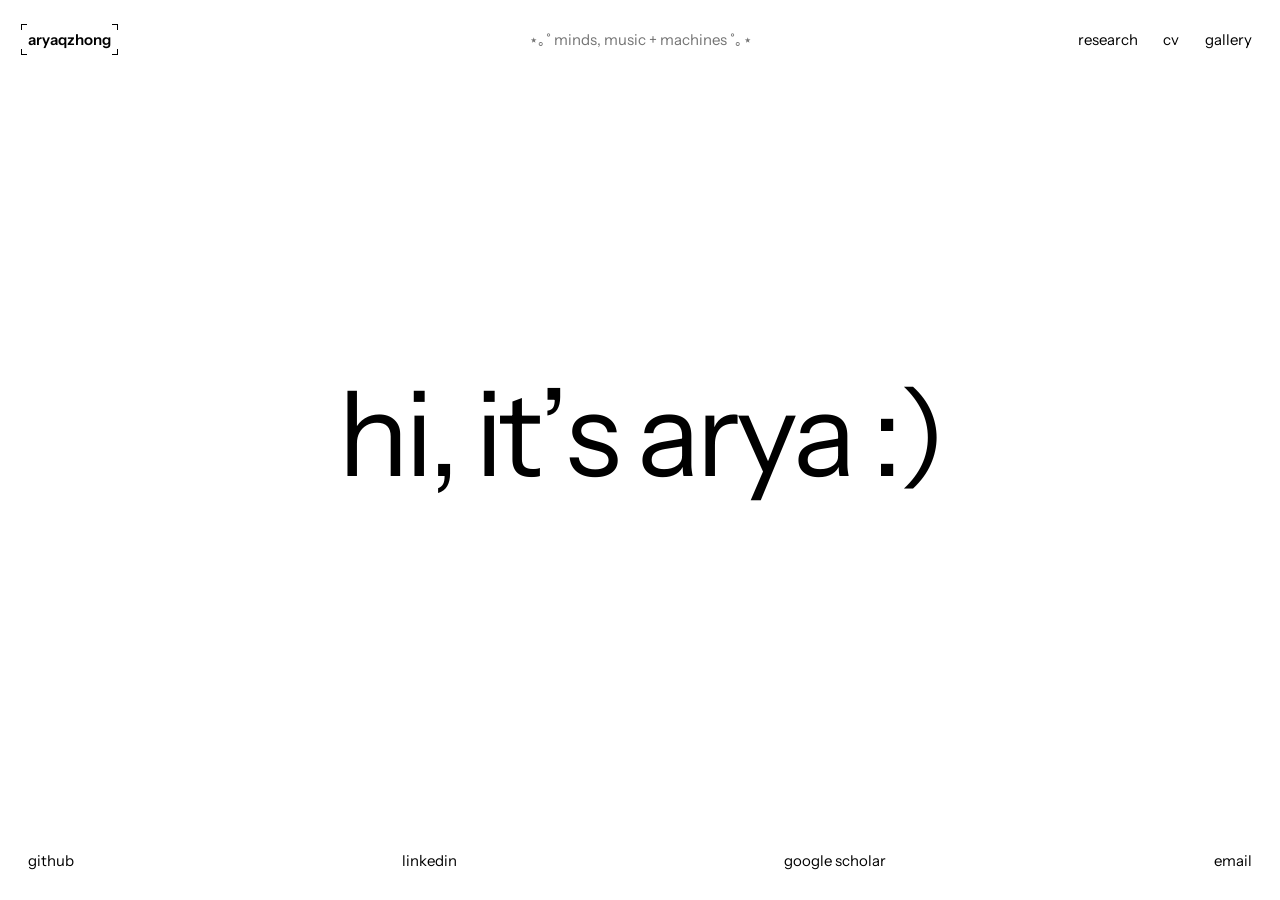
<file: index.html>
<!doctype html>
<html lang="en">
<head>
<meta charset="utf-8">
<meta name="viewport" content="width=device-width, initial-scale=1">
<meta name="color-scheme" content="light">

<title>Qing (Arya) Zhong</title>
<meta name="description" content="Qing (Arya) Zhong's personal site: research, publications, cv, and a gallery of work.">
<link rel="canonical" href="https://aryaqzhong.github.io/">
<meta property="og:type" content="website">
<meta property="og:site_name" content="Qing (Arya) Zhong">
<meta property="og:title" content="Qing (Arya) Zhong">
<meta property="og:description" content="Qing (Arya) Zhong's personal site: research, publications, cv, and a gallery of work.">
<meta property="og:url" content="https://aryaqzhong.github.io/">
<meta name="twitter:card" content="summary">

<link rel="icon" href="data:image/svg+xml,%3Csvg xmlns='http://www.w3.org/2000/svg' viewBox='0 0 100 100'%3E%3Ctext x='50' y='80' font-size='84' text-anchor='middle'%3E%E2%9C%A6%3C/text%3E%3C/svg%3E">
<link rel="preconnect" href="https://fonts.googleapis.com">
<link rel="preconnect" href="https://fonts.gstatic.com" crossorigin>
<link rel="stylesheet" href="https://fonts.googleapis.com/css2?family=Instrument+Sans:ital,wdth,wght@0,75..100,400..700;1,75..100,400..700&display=swap">

<script type="application/ld+json">
{
  "@context": "https://schema.org",
  "@type": "Person",
  "name": "Qing Zhong",
  "alternateName": ["Qing (Arya) Zhong", "Arya Zhong"],
  "url": "https://aryaqzhong.github.io/",
  "sameAs": [
    "https://github.com/aryaqzhong",
    "https://www.linkedin.com/in/qingzhong/"
  ]
}
</script>
<script>document.documentElement.classList.add('js');</script>

<style>
:root {
  --paper:    #ffffff;
  --ink:      #000000;
  --soft:     #4d4d4d;
  --muted:    #737373;
  --line:     #e4e4e4;
  --fill:     #8c8c8c;
  --select:   #ebebeb;
  --media-bg: #f2f2f2;

  --font: "Instrument Sans", "Helvetica Neue", Helvetica, Arial, sans-serif;
  --size: 15px;
  --lede: 1.375rem;
  --hero: clamp(3rem, 1rem + 8vw, 8.5rem);
  --pad:  clamp(1.1rem, 2.4vw, 1.75rem);
}

*, *::before, *::after { box-sizing: border-box; }
html { -webkit-text-size-adjust: 100%; }
body {
  margin: 0;
  min-height: 100vh;
  display: flex;
  flex-direction: column;
  background: var(--paper);
  color: var(--ink);
  font: 400 var(--size) / 1.55 var(--font);
}
h1, h2, h3, p, ul, dl, dd, figure { margin: 0; }
ul { padding: 0; list-style: none; }
a { color: inherit; text-decoration: none; }
img { display: block; max-width: 100%; }
button { font: inherit; color: inherit; background: none; border: 0; padding: 0; cursor: pointer; }
::selection { background: var(--select); }
:focus-visible { outline: 1px solid currentColor; outline-offset: 4px; }
h1[tabindex="-1"]:focus { outline: none; }
.sr { position: absolute; width: 1px; height: 1px; overflow: hidden; clip-path: inset(50%); white-space: nowrap; }
.fill {
  color: var(--fill);
  text-decoration-line: underline; text-decoration-style: dotted;
  text-decoration-thickness: 1px; text-underline-offset: .2em;
}
.prose a, .note a, .cv-title a, .cv-sub a, .cv-note a, .news a {
  text-decoration-line: underline; text-decoration-color: var(--line);
  text-decoration-thickness: 1px; text-underline-offset: .22em;
}
.prose a:hover, .note a:hover, .cv-title a:hover, .cv-sub a:hover, .cv-note a:hover, .news a:hover { text-decoration-color: currentColor; }
.card h3 a:hover, .pub h3 a:hover { text-decoration-line: underline; text-decoration-thickness: 1px; text-underline-offset: .22em; }

.top { position: relative; z-index: 20; padding: var(--pad); }
.top .tag { color: var(--muted); white-space: nowrap; }
.menu { display: none; }

main { flex: 1; width: 100%; padding: 0 var(--pad); }
.js .page { display: none; }
.js .page.is-current { display: block; }
body.on-home main { display: grid; place-items: center; }
[data-page="home"] { text-align: center; padding: 2rem 0 4rem; }
.page:not([data-page="home"]) { max-width: 62rem; margin: 0 auto; padding: clamp(1.5rem, 5vh, 3.5rem) 0 5rem; }
.hero { display: inline-block; font-size: var(--hero); font-weight: 400; line-height: 1; user-select: none; }
.hero .ch { display: inline-block; white-space: pre; }

.lede { font-size: 1rem; line-height: 1.7; max-width: 47.5rem; }
.lede .hl { color: var(--muted); }
.label { font-size: 1em; font-weight: 400; color: var(--muted); margin: 3.5rem 0 1rem; }
.news {
  max-width: 44rem; max-height: 12rem; overflow-y: auto; padding-bottom: 3rem;
  -webkit-mask-image: linear-gradient(#000 62%, transparent);
          mask-image: linear-gradient(#000 62%, transparent);
}
.news li { display: grid; grid-template-columns: 7rem minmax(0, 1fr); gap: 1rem; padding: .3rem 0; }
.news time { color: var(--muted); font-variant-numeric: tabular-nums; white-space: nowrap; }
.cards { display: grid; grid-template-columns: repeat(2, minmax(0, 1fr)); gap: 4rem 3rem; }
.cards .media { --ratio: 16 / 9; }
@media (max-width: 560px) { .cards { grid-template-columns: minmax(0, 1fr); gap: 3rem; } }
.media { position: relative; display: block; aspect-ratio: var(--ratio, 4 / 3); overflow: hidden; background: var(--media-bg); }
.media svg, .media img { display: block; width: 100%; height: 100%; object-fit: cover; }
.card h3 { font-size: 1em; font-weight: var(--title-weight, 500); line-height: 1.35; margin-top: .9rem; }
.card-body > * + * { margin-top: .35rem; }
.badge { font-size: .85em; }
.badge span { margin-right: .4em; }
.desc { color: var(--muted); }
.tags { display: flex; flex-wrap: wrap; gap: .3rem 1.2rem; font-size: .85em; padding-top: .15rem; }

.cv { --cv-date: 10.5rem; --cv-gap: 2rem; font-size: 1rem; line-height: 1.45; }
.cv-head, .cv-sec h2 { margin-left: calc(var(--cv-date) + var(--cv-gap)); }
.cv-name { font-size: clamp(2.5rem, 2rem + 1.5vw, 3.25rem); font-weight: 400; line-height: 1; letter-spacing: -.03em; }
.cv-role { margin-top: .55rem; color: var(--muted); }
.cv-kw { white-space: nowrap; }
.cv-dot { margin: 0 .2em; }
.cv-contacts { display: flex; flex-wrap: wrap; align-items: center; gap: .6rem 1.15rem; margin-top: 1.1rem; font-size: .875rem; color: var(--muted); }
.cv-contacts a { color: var(--ink); }
.cv-loc { display: inline-flex; align-items: center; gap: .35rem; margin-right: .3rem; }
.cv-loc svg { width: .95rem; height: .95rem; fill: currentColor; }
.cv-ico { display: inline-flex; color: var(--ink); }
.cv-ico svg { width: 1rem; height: 1rem; fill: currentColor; }
.cv-contacts a.cv-ico::after { inset: -9px; }
.cv-contacts a.cv-ico:hover::after { inset: -6px; }
.cv-sec { margin-top: 3.25rem; }
.cv-sec h2 { font-size: 1.625rem; font-weight: 500; line-height: 1.2; letter-spacing: -.01em; margin-bottom: .35rem; }
.cv-entry { display: grid; grid-template-columns: var(--cv-date) minmax(0, 1fr); gap: var(--cv-gap); align-items: baseline; padding: 1rem 0 .25rem; }
.cv-when { text-align: right; font-size: .875rem; color: var(--muted); font-variant-numeric: tabular-nums; white-space: nowrap; }
.cv-what > * + * { margin-top: .15rem; }
.cv-what > .cv-title:not(:first-child) { margin-top: .8rem; }
.cv-title { font-weight: 500; }
.cv-where { font-weight: 400; color: var(--muted); }
.cv-sub { color: var(--soft); }
.cv-note { font-size: .875rem; color: var(--muted); }
.cv-note .me { color: var(--soft); }
.cv .tags { padding-top: .3rem; }

body.on-gallery {
  --paper:    #0d0d0d;
  --ink:      #f2f2ee;
  --soft:     rgba(242, 242, 238, .72);
  --muted:    rgba(242, 242, 238, .52);
  --line:     rgba(255, 255, 255, .1);
  --fill:     rgba(242, 242, 238, .4);
  --select:   rgba(255, 255, 255, .16);
  --media-bg: #201f1e;
  color-scheme: dark;
}
body.on-gallery .top { background: rgba(13, 13, 13, .72); -webkit-backdrop-filter: blur(14px); backdrop-filter: blur(14px); border-bottom: 1px solid rgba(255, 255, 255, .07); }

.gallery { display: grid; grid-template-columns: repeat(auto-fill, minmax(15rem, 1fr)); gap: 2.75rem 2rem; }
.gallery-intro { grid-column: 1 / -1; }
.gallery-intro h1 { font-size: clamp(2.5rem, 2rem + 2vw, 3.5rem); font-weight: 400; line-height: 1; letter-spacing: -.03em; }
.gallery-intro p { margin-top: .7rem; max-width: 30em; color: var(--muted); }
.gallery-hint { display: none; }
.print { display: grid; grid-template-columns: minmax(0, 1fr) auto; column-gap: 1rem; align-items: baseline; align-content: start; }
.print .media { grid-column: 1 / -1; aspect-ratio: 4 / 3; border-radius: 10px; box-shadow: 0 8px 24px rgba(0, 0, 0, .45); transition: transform .3s cubic-bezier(.22, 1, .36, 1), box-shadow .3s; }
.print .media::after { content: ""; position: absolute; inset: 0; border: 1px solid var(--line); border-radius: inherit; pointer-events: none; transition: border-color .16s; }
.print:hover .media::after { border-color: rgba(255, 255, 255, .2); }
.print-title { margin-top: .85rem; }
.print-meta { margin-top: .85rem; color: var(--muted); font-size: .85em; font-variant-numeric: tabular-nums; }
.print-desc { grid-column: 1 / -1; margin-top: .1rem; color: var(--muted); font-size: .85em; }
.gc:not(.is-canvas) .print:hover .media { transform: translateY(-3px); box-shadow: 0 14px 34px rgba(0, 0, 0, .55); }
.gallery-intro, .print-title, .print-meta { transition: opacity .3s ease-out; }

html.gallery-lock, html.gallery-lock body { overflow: hidden; }
body.gallery-canvas .top { position: fixed; top: 0; left: 0; right: 0; }
body.gallery-canvas .foot { display: none; }
.gc.is-canvas {
  position: fixed; inset: 0; z-index: 1; overflow: hidden;
  touch-action: none; overscroll-behavior: none;
  user-select: none; -webkit-user-select: none; -webkit-tap-highlight-color: transparent;
}
.gc.is-canvas .gallery { display: block; position: absolute; left: 0; top: 0; transform-origin: 0 0; will-change: transform; }
.gc.is-canvas .gallery > * {
  position: absolute; left: 0; top: 0; width: var(--w); z-index: var(--z, 1);
  transform: translate3d(var(--x, 0), var(--y, 0), 0) rotate(var(--r, 0deg)) scale(var(--k, 1));
}
.gc.is-canvas .gallery-intro h1 { font-size: 4.25rem; }
.gc.is-canvas .gallery-intro p { max-width: none; font-size: 1.5rem; line-height: 1.55; }
.gc.is-canvas .gallery-hint { display: block; color: rgba(242, 242, 238, .35); }
.gc.is-canvas .print { display: block; -webkit-user-drag: none; -webkit-touch-callout: none; transition: transform .14s cubic-bezier(.33, 1, .68, 1); }
.gc.is-canvas .print img { pointer-events: none; -webkit-user-drag: none; }
.gc.is-canvas .print .media { aspect-ratio: var(--ratio, 4 / 3); border-radius: 12px; }
.gc.is-canvas .print-title { margin-top: .6rem; font-size: 1.5rem; color: var(--muted); }
.gc.is-canvas .print-meta { display: none; }
.gc.is-canvas .print-desc { position: absolute; top: 100%; left: 0; right: 0; margin-top: .35rem; font-size: 1rem; color: rgba(242, 242, 238, .35); opacity: 0; pointer-events: none; transition: opacity .14s; }
@media (hover: hover) {
  .gc.is-canvas .print:hover { --k: 1.015; z-index: calc(var(--z, 1) + 10); }
  .gc.is-canvas .print:hover .media { box-shadow: 0 14px 34px rgba(0, 0, 0, .55); }
  .gc.is-canvas .print:hover .print-desc { opacity: 1; }
}
.gc.is-canvas .print.is-dragging { --k: 1.02; z-index: 9000; transition: none; }
.gc.is-canvas .print.is-dragging .media { box-shadow: 0 24px 56px rgba(0, 0, 0, .62); }
.gc.is-canvas .print.is-moving { transition: none; }
html.is-panning .cursor { width: 8px; height: 8px; margin: -4px 0 0 -4px; }

[data-page="gallery"] { position: relative; }
.gc-toggle, .gc-fit { font-size: .85em; color: var(--muted); transition: color .16s, opacity .16s; }
.gc-toggle:hover, .gc-fit:hover { color: var(--ink); }
.gc-toggle { position: absolute; top: clamp(1.5rem, 5vh, 3.5rem); right: 0; z-index: 30; }
.gc-fit { display: none; }
body.gallery-canvas .gc-toggle { position: fixed; top: calc(var(--top-h, 4.5rem) + 1rem); right: var(--pad); text-shadow: 0 0 8px #0d0d0d; }
body.gallery-canvas .gc-fit { display: block; position: fixed; right: var(--pad); bottom: 1.25rem; z-index: 30; opacity: 0; visibility: hidden; text-shadow: 0 0 8px #0d0d0d; }
body.gallery-canvas .gc-fit.is-visible { opacity: 1; visibility: visible; }

.gc.is-flying .print .media { visibility: hidden; }
.gc.is-flying .gallery-intro, .gc.is-flying .print-title, .gc.is-flying .print-meta, .gc.is-flying .print-desc { opacity: 0; }
.gv-layer { position: fixed; inset: 0; z-index: 200; pointer-events: none; }
.gv-layer .gv-fly { position: absolute; margin: 0; aspect-ratio: auto; border-radius: 12px; box-shadow: 0 10px 30px rgba(0, 0, 0, .5); }

.year { display: grid; grid-template-columns: 7rem minmax(0, 1fr); gap: 1rem; padding: 1.4rem 0; border-top: 1px solid var(--line); }
.year:last-of-type { border-bottom: 1px solid var(--line); }
.yr { font-size: 1em; font-weight: 400; color: var(--muted); font-variant-numeric: tabular-nums; }
.pub { max-width: 46rem; }
.pub + .pub { margin-top: 1.6rem; }
.pub > * + * { margin-top: .15rem; }
.pub h3 { font-size: 1em; font-weight: 500; line-height: 1.4; }
.authors { color: var(--muted); }
.authors .me { color: var(--ink); }
.venue { display: flex; flex-wrap: wrap; gap: 0 1rem; font-style: italic; }
.award { font-style: normal; }
.pub .tags { padding-top: .4rem; }
.note { margin-top: 2rem; color: var(--muted); font-size: .85em; }

.bib { position: relative; max-width: 44rem; margin-top: .8rem; background: var(--media-bg); }
.bib pre { margin: 0; padding: .9rem 4.75rem .9rem 1rem; overflow-x: auto; font: .78rem/1.65 ui-monospace, "SF Mono", Menlo, Consolas, monospace; }
.copy { position: absolute; top: .75rem; right: .95rem; font-size: .85em; }

.crumb { margin-bottom: 2.5rem; color: var(--muted); }
.crumb a { color: var(--ink); }
.crumb.end { margin: 4.5rem 0 0; }
.title { font-size: clamp(2rem, 1.25rem + 2.6vw, 3.25rem); font-weight: 400; line-height: 1.06; letter-spacing: -.03em; max-width: 16em; }
.subtitle { margin-top: .7rem; font-size: var(--lede); line-height: 1.4; color: var(--muted); max-width: 28em; }
.byline { margin: 1.75rem 0 .9rem; }
.byline > * + * { margin-top: .2rem; }
.prose { max-width: 36em; }
.prose > * + * { margin-top: 1em; }
.prose ul { padding-left: 1.3em; list-style: "⋆  "; }
.prose li::marker { color: var(--muted); }
.prose li + li { margin-top: .35em; }
.teaser figcaption, .figs figcaption { margin-top: .6rem; font-size: .85em; color: var(--muted); }

.teaser { margin: 2.75rem 0 1.5rem; }
.block { display: grid; grid-template-columns: 9rem minmax(0, 1fr); gap: .75rem 2rem; padding: 1.6rem 0; }
.block .label { margin: 0; }
.figs { display: grid; grid-template-columns: 1fr 1fr; gap: 1.5rem; margin-top: 1.75rem; }

.foot { display: flex; justify-content: space-between; flex-wrap: wrap; gap: .5rem 1.5rem; padding: var(--pad); }

.cursor { position: fixed; left: 0; top: 0; z-index: 9999; pointer-events: none; opacity: 0; }
.cursor.is-on { opacity: 1; }

@media (min-width: 761px) {
  .top { display: grid; grid-template-columns: minmax(max-content, 1fr) auto minmax(max-content, 1fr); align-items: baseline; column-gap: 3.5rem; }
  .top .tag { grid-column: 2; text-align: center; }
  .top .links { grid-column: 3; display: flex; justify-content: flex-end; gap: 1.6rem; }
}
@media (min-width: 761px) and (max-width: 899px) { .top .tag { display: none; } }
.top .name { font-weight: 600; justify-self: start; }

.top a, .foot a, .tags a, .tags button, .crumb a, .cv-contacts a { position: relative; }
.top a::after, .foot a::after, .tags a::after, .tags button::after, .crumb a::after, .copy::after, .cv-contacts a::after, .gc-toggle::after, .gc-fit::after {
  content: ""; position: absolute; inset: -7px -10px; pointer-events: none;
  opacity: 0; transition: opacity .18s, inset .18s;
  --l: 6px;
  background:
    linear-gradient(currentColor, currentColor) top left / var(--l) 1px,
    linear-gradient(currentColor, currentColor) top left / 1px var(--l),
    linear-gradient(currentColor, currentColor) top right / var(--l) 1px,
    linear-gradient(currentColor, currentColor) top right / 1px var(--l),
    linear-gradient(currentColor, currentColor) bottom left / var(--l) 1px,
    linear-gradient(currentColor, currentColor) bottom left / 1px var(--l),
    linear-gradient(currentColor, currentColor) bottom right / var(--l) 1px,
    linear-gradient(currentColor, currentColor) bottom right / 1px var(--l);
  background-repeat: no-repeat;
}
.top a:hover::after, .foot a:hover::after, .tags a:hover::after, .tags button:hover::after, .crumb a:hover::after, .copy:hover::after,
.cv-contacts a:hover::after, .gc-toggle:hover::after, .gc-fit:hover::after, .top a[aria-current]::after, .tags button[aria-expanded="true"]::after {
  opacity: 1; inset: -4px -7px;
}

.hero { letter-spacing: -.035em; }
.hero .ch { transition: transform .8s cubic-bezier(.16, 1, .3, 1); }
.hero:hover .ch, .hero.is-scattered .ch { transform: translate(var(--x, 0), var(--y, 0)) rotate(var(--r, 0deg)); }
@media (prefers-reduced-motion: reduce) { .hero .ch { transform: none !important; } }

.media svg, .media img { filter: grayscale(1) contrast(1.05); transition: filter .5s; }
.card:hover .media svg, .card:hover .media img, .card:focus-within .media svg, .card:focus-within .media img,
.print:hover .media svg, .print:hover .media img, .print:focus-visible .media svg, .print:focus-visible .media img,
.print.is-dragging .media svg, .print.is-dragging .media img,
.media.color svg, .media.color img { filter: none; }

.cursor {
  width: 12px; height: 12px; margin: -6px 0 0 -6px; border-radius: 50%;
  background: #fff; mix-blend-mode: difference;
  transition: opacity .2s, width .25s, height .25s, margin .25s;
}
.cursor.is-link { width: 38px; height: 38px; margin: -19px 0 0 -19px; }
.has-cursor, .has-cursor * { cursor: none; }

@media (max-width: 760px) {
  .top { display: flex; justify-content: space-between; align-items: center; }
  .top .tag, .top .links { display: none; }
  .menu { display: block; }
  .menu summary { list-style: none; cursor: pointer; letter-spacing: .12em; padding: .2rem 0; }
  .menu summary::-webkit-details-marker { display: none; }
  .menu nav {
    position: absolute; left: 0; right: 0; top: 100%;
    display: grid; justify-items: start; gap: .5rem;
    padding: .75rem var(--pad) 1.75rem;
    background: var(--paper); border-bottom: 1px solid var(--line);
    font-size: 1.6rem;
  }
  .news li { grid-template-columns: 5.5rem minmax(0, 1fr); }
  .year, .block { grid-template-columns: minmax(0, 1fr); gap: .6rem; }
  .cv-head, .cv-sec h2 { margin-left: 0; }
  .cv-entry { grid-template-columns: 1fr; gap: .15rem; }
  .cv-when { text-align: left; }
  .figs { grid-template-columns: 1fr; }
  .gallery { grid-template-columns: 1fr 1fr; gap: 1.75rem 1rem; }
}
@media (prefers-reduced-motion: reduce) {
  *, *::before, *::after { transition-duration: .01ms !important; animation-duration: .01ms !important; animation-iteration-count: 1 !important; }
}

@media print {
  @page { size: letter; margin: 16mm 14mm 18mm; }
  html { font-size: 11px; }
  body { display: block; min-height: 0; font-size: 11px; }
  .top, .foot, .cursor, .cv-print { display: none !important; }
  main { padding: 0; }
  .page:not([data-page="home"]) { max-width: none; padding: 0; }
  .cv { --cv-date: 8.5rem; --cv-gap: 1.5rem; }
  .cv-sec { margin-top: 2rem; }
  .cv-sec h2 { break-after: avoid; }
  .cv-entry { padding-top: .6rem; break-inside: avoid; }
  .tags a, .cv-contacts a { text-decoration: underline; text-decoration-color: #bbb; text-underline-offset: .2em; }
  .tags a::after, .cv-contacts a::after { display: none; }
}
</style>
</head>
<body>

<header class="top">
  <a class="name" href="#">aryaqzhong</a>
  <p class="tag"><span aria-hidden="true">⋆｡˚</span> minds, music + machines <span aria-hidden="true">˚｡⋆</span></p>
  <nav class="links" aria-label="main">
    <a href="#research">research</a>
    <a href="#cv">cv</a>
    <a href="#gallery">gallery</a>
  </nav>
  <details class="menu">
    <summary aria-label="menu"><span aria-hidden="true">⋆ ˚ ｡ ୨୧ ｡ ˚ ⋆</span></summary>
    <nav aria-label="main menu">
      <a href="#research">research/</a>
      <a href="#cv">cv/</a>
      <a href="#gallery">gallery/</a>
    </nav>
  </details>
</header>

<main id="main">

  <section class="page" data-page="home">
    <h1 class="hero">hi, it’s arya :)</h1>
  </section>

  <section class="page" data-page="research" aria-labelledby="research-h">
    <h1 class="sr" id="research-h">research</h1>
    <p class="lede">I’m a first-year PhD student in Computing and Information Sciences at RIT, working with <span class="hl">Prof. Hwan Shim</span> in the <a class="hl" href="https://www.rit.edu/macl/">Music and Audio Cognition Lab (MACL)</a>. My work explores how people attend to and perceive sound, with a focus on decoding auditory attention from EEG and separating speech in real-world mixtures. Previously, at the <a class="hl" href="https://hci.cs.tufts.edu/">Tufts HCI Lab</a> with <span class="hl">Prof. Robert Jacob</span>, I used fNIRS to study cognitive workload in AI-assisted decision-making.</p>

    <h2 class="label">recently</h2>
    <div class="news" tabindex="0" role="region" aria-label="news, scrollable">
      <ul>
        <li><time datetime="2026-08">aug 2026</time><p>began my PhD in Computing and Information Sciences at RIT, advised by Prof. Hwan Shim</p></li>
        <li><time datetime="2025-05">may 2025</time><p>graduated from Tufts University with an MS in Computer Science</p></li>
        <li><time datetime="2025-04">apr 2025</time><p>our fNIRS study of LLM-assisted decision-making was presented at <a href="https://www.cs.tufts.edu/~jacob/papers/llm.russell.nat25.pdf">NAT’25</a> in Berlin</p></li>
        <li><time datetime="2024-05">may 2024</time><p>joined the Tufts HCI Lab as a graduate research assistant with Prof. Robert Jacob</p></li>
        <li><time datetime="2023-01">jan 2023</time><p>started my MS in Computer Science at Tufts University</p></li>
        <li><time datetime="2022-08">aug 2022</time><p>graduated cum laude from Northeastern University with a BS in Information Technology</p></li>
      </ul>
    </div>

    <h2 class="label">selected projects</h2>
    <div class="cards">
      <article class="card">
        <a class="media" href="/projects/beyond-words/" tabindex="-1" aria-hidden="true"><img src="images/projects/beyond-words.jpg?v=wide" alt="" width="1600" height="900" loading="lazy"></a>
        <div class="card-body">
          <h3><a href="/projects/beyond-words/">Beyond Words</a></h3>
          <p class="badge"><span aria-hidden="true">✦</span>independent research 2026</p>
          <p class="desc">what expert piano ratings capture, which consistent playing habits they miss, and a room to compare pianists and rate one yourself.</p>
          <p class="tags"><a href="/projects/beyond-words/">read</a><a href="/projects/beyond-words/#explore">listen</a><a href="https://github.com/aryaqzhong/BeyondWords-Piano">code</a></p>
        </div>
      </article>
      <article class="card">
        <a class="media" href="/projects/dualwindow-mss/" tabindex="-1" aria-hidden="true"><img src="images/projects/dualwindow-mss.jpg?v=wide" alt="" width="1600" height="900" loading="lazy"></a>
        <div class="card-body">
          <h3><a href="/projects/dualwindow-mss/">DualWindow-MSS</a></h3>
          <p class="badge"><span aria-hidden="true">✦</span>independent research 2026</p>
          <p class="desc">vocal separation that streams at 2.9 ms latency, a window design that wins back quality, and a listening desk to hear it.</p>
          <p class="tags"><a href="/projects/dualwindow-mss/">read</a><a href="/projects/dualwindow-mss/#listen">listen</a><a href="https://github.com/aryaqzhong/DualWindow-MSS">code</a></p>
        </div>
      </article>
      <article class="card">
        <div class="media" aria-hidden="true"><img src="images/projects/neural-orchestra.jpg?v=wide" alt="" width="1600" height="900" loading="lazy"></div>
        <div class="card-body">
          <h3>Neural Orchestra</h3>
          <p class="badge"><span aria-hidden="true">✦</span>MACL, in progress</p>
          <p class="desc">an EEG-driven virtual instrument for ensemble performance.</p>
        </div>
      </article>
    </div>

    <h2 class="label">publications</h2>

    <section class="year">
      <h2 class="yr">2025</h2>
      <div>
        <article class="pub">
          <h3><a href="https://www.cs.tufts.edu/~jacob/papers/llm.russell.nat25.pdf">LLM-Tools’ Effects on Users During Complex Decision-Making with fNIRS</a></h3>
          <p class="authors">M. Russell, <span class="me">Q. Zhong</span>, K. Zheng, K. Hu, J. Santaniello, and R. J. K. Jacob</p>
          <p class="venue"><span>Neuroadaptive Technology Conference (NAT’25)</span></p>
          <p class="tags"><a href="https://www.cs.tufts.edu/~jacob/papers/llm.russell.nat25.pdf">pdf</a><a href="https://neuroadaptive.org/wp-content/uploads/2025/04/NAT25_Conference_Programme.pdf">conference</a><button type="button" class="bib-toggle" aria-expanded="false">bibtex</button></p>
          <div class="bib" hidden><pre>@inproceedings{russell2025llmtools,
  title     = {LLM-Tools' Effects on Users During Complex
               Decision-Making with fNIRS},
  author    = {Russell, M. and Zhong, Q. and Zheng, K. and Hu, K. and
               Santaniello, J. and Jacob, R. J. K.},
  booktitle = {Neuroadaptive Technology Conference (NAT'25)},
  year      = {2025}
}</pre><button type="button" class="copy">copy</button></div>
        </article>
      </div>
    </section>
  </section>

  <section class="page" data-page="cv" data-title="cv" aria-labelledby="cv-h">
    <div class="cv">
      <header class="cv-head">
        <h1 class="cv-name" id="cv-h">Qing (Arya) Zhong</h1>
        <p class="cv-role"><span class="cv-kw">Auditory Attention</span>&nbsp;<span class="cv-dot" aria-hidden="true">·</span> <span class="cv-kw">Music Perception</span>&nbsp;<span class="cv-dot" aria-hidden="true">·</span> <span class="cv-kw">EEG &amp; fNIRS</span>&nbsp;<span class="cv-dot" aria-hidden="true">·</span> <span class="cv-kw">Audio Signal Processing</span>&nbsp;<span class="cv-dot" aria-hidden="true">·</span> <span class="cv-kw">HCI</span></p>
        <p class="cv-contacts">
          <span class="cv-loc"><svg viewBox="0 0 24 24" aria-hidden="true" focusable="false"><path fill-rule="evenodd" d="M12 2.25a7 7 0 0 0-7 7c0 4.9 5.6 11.4 6.4 12.3a.8.8 0 0 0 1.2 0c.8-.9 6.4-7.4 6.4-12.3a7 7 0 0 0-7-7zm0 9.75a2.75 2.75 0 1 1 0-5.5 2.75 2.75 0 0 1 0 5.5z"/></svg>Rochester, NY, USA</span>
          <a class="cv-ico" href="mailto:qz8592@rit.edu" aria-label="Email" title="qz8592@rit.edu"><svg viewBox="0 0 24 24" aria-hidden="true" focusable="false"><path fill-rule="evenodd" d="M4 5h16a2 2 0 0 1 2 2v10a2 2 0 0 1-2 2H4a2 2 0 0 1-2-2V7a2 2 0 0 1 2-2zM3.6 6.9 12 12.6l8.4-5.7.8 1.3L12 14.4 2.8 8.2z"/></svg></a>
          <a class="cv-ico" href="https://www.linkedin.com/in/qingzhong/" aria-label="LinkedIn" title="LinkedIn"><svg viewBox="0 0 24 24" aria-hidden="true" focusable="false"><path d="M20.447 20.452h-3.554v-5.569c0-1.328-.027-3.037-1.852-3.037-1.853 0-2.136 1.445-2.136 2.939v5.667H9.351V9h3.414v1.561h.046c.477-.9 1.637-1.85 3.37-1.85 3.601 0 4.267 2.37 4.267 5.455v6.286zM5.337 7.433c-1.144 0-2.063-.926-2.063-2.065 0-1.138.92-2.063 2.063-2.063 1.14 0 2.064.925 2.064 2.063 0 1.139-.925 2.065-2.064 2.065zm1.782 13.019H3.555V9h3.564v11.452zM22.225 0H1.771C.792 0 0 .774 0 1.729v20.542C0 23.227.792 24 1.771 24h20.451C23.2 24 24 23.227 24 22.271V1.729C24 .774 23.2 0 22.222 0h.003z"/></svg></a>
          <a class="cv-ico" href="https://github.com/aryaqzhong" aria-label="GitHub" title="GitHub"><svg viewBox="0 0 24 24" aria-hidden="true" focusable="false"><path d="M12 .297c-6.63 0-12 5.373-12 12 0 5.303 3.438 9.8 8.205 11.385.6.113.82-.258.82-.577 0-.285-.01-1.04-.015-2.04-3.338.724-4.042-1.61-4.042-1.61C4.422 18.07 3.633 17.7 3.633 17.7c-1.087-.744.084-.729.084-.729 1.205.084 1.838 1.236 1.838 1.236 1.07 1.835 2.809 1.305 3.495.998.108-.776.417-1.305.76-1.605-2.665-.3-5.466-1.332-5.466-5.93 0-1.31.465-2.38 1.235-3.22-.135-.303-.54-1.523.105-3.176 0 0 1.005-.322 3.3 1.23.96-.267 1.98-.399 3-.405 1.02.006 2.04.138 3 .405 2.28-1.552 3.285-1.23 3.285-1.23.645 1.653.24 2.873.12 3.176.765.84 1.23 1.91 1.23 3.22 0 4.61-2.805 5.625-5.475 5.92.42.36.81 1.096.81 2.22 0 1.606-.015 2.896-.015 3.286 0 .315.21.69.825.57C20.565 22.092 24 17.592 24 12.297c0-6.627-5.373-12-12-12"/></svg></a>
          <span class="cv-ico" role="img" aria-label="Google Scholar" title="Google Scholar"><svg viewBox="0 0 24 24" aria-hidden="true" focusable="false"><path d="M5.242 13.769L0 9.5 12 0l12 9.5-5.242 4.269C17.548 11.249 14.978 9.5 12 9.5c-2.977 0-5.548 1.748-6.758 4.269zM12 10a7 7 0 1 0 0 14 7 7 0 0 0 0-14z"/></svg></span>
          <span class="cv-ico" role="img" aria-label="CV (PDF)" title="CV (PDF)"><svg viewBox="0 0 24 24" aria-hidden="true" focusable="false"><path fill-rule="evenodd" d="M6 2h8.5L20 7.5V20a2 2 0 0 1-2 2H6a2 2 0 0 1-2-2V4a2 2 0 0 1 2-2zm8.5 1.6v3.9h3.9zM7.5 11.5h9V13h-9zm0 3.5h9v1.5h-9zm0 3.5h6V20h-6z"/></svg></span>
        </p>
      </header>

      <section class="cv-sec">
        <h2>Education</h2>
        <div class="cv-entry">
          <p class="cv-when">Aug. 2026 – Present</p>
          <div class="cv-what">
            <p class="cv-title">Rochester Institute of Technology<span class="cv-where">, Rochester, NY, USA</span></p>
            <p class="cv-sub">PhD, Computing and Information Sciences</p>
          </div>
        </div>
        <div class="cv-entry">
          <p class="cv-when">May 2025</p>
          <div class="cv-what">
            <p class="cv-title">Tufts University<span class="cv-where">, Boston, MA, USA</span></p>
            <p class="cv-sub">MS, Computer Science</p>
          </div>
        </div>
        <div class="cv-entry">
          <p class="cv-when">Aug. 2022</p>
          <div class="cv-what">
            <p class="cv-title">Northeastern University<span class="cv-where">, Boston, MA, USA</span></p>
            <p class="cv-sub">BS, Information Technology, Cum Laude</p>
          </div>
        </div>
      </section>

      <section class="cv-sec">
        <h2>Research Experience</h2>
        <div class="cv-entry">
          <p class="cv-when">Aug. 2026 – Present</p>
          <div class="cv-what">
            <p class="cv-title">Rochester Institute of Technology<span class="cv-where">, Rochester, NY, USA</span></p>
            <p class="cv-sub">PhD Researcher, <a href="https://www.rit.edu/macl/">Music and Audio Cognition Lab (MACL)</a>, Advisor: Prof. Hwan Shim</p>
            <p class="cv-note">Projects: EEG-based auditory attention decoding&nbsp;<span class="cv-dot" aria-hidden="true">·</span> Neural Orchestra, an EEG-driven virtual instrument</p>
          </div>
        </div>
        <div class="cv-entry">
          <p class="cv-when">May 2024 – Apr. 2026</p>
          <div class="cv-what">
            <p class="cv-title">Tufts University<span class="cv-where">, Boston, MA, USA</span></p>
            <p class="cv-sub">Graduate Research Assistant, <a href="https://hci.cs.tufts.edu/">HCI Lab</a>, Advisor: Prof. Robert Jacob</p>
            <p class="cv-note">Project: Cognitive workload and affect in LLM-assisted decision-making (fNIRS)</p>
          </div>
        </div>
      </section>

      <section class="cv-sec">
        <h2>Publications</h2>
        <div data-cv-pubs></div>
      </section>

      <section class="cv-sec">
        <h2>Skills</h2>
        <div class="cv-entry">
          <p class="cv-when"></p>
          <div class="cv-what">
            <p class="cv-title">Perception &amp; Neuroscience</p>
            <p class="cv-sub">Human-subjects experiments, subjective evaluation, EEG and fNIRS measurement</p>
          </div>
        </div>
        <div class="cv-entry">
          <p class="cv-when"></p>
          <div class="cv-what">
            <p class="cv-title">Data Analysis &amp; AI</p>
            <p class="cv-sub">Time-series and multimodal analysis, statistical modeling, machine/deep learning, LLMs</p>
          </div>
        </div>
        <div class="cv-entry">
          <p class="cv-when"></p>
          <div class="cv-what">
            <p class="cv-title">Audio &amp; Signal Processing</p>
            <p class="cv-sub">Spectral analysis (STFT, filterbanks), MIR feature extraction, source separation</p>
          </div>
        </div>
        <div class="cv-entry">
          <p class="cv-when"></p>
          <div class="cv-what">
            <p class="cv-title">Programming</p>
            <p class="cv-sub">Python (PyTorch, scikit-learn, MNE-Python, librosa, Asteroid), Java, SQL</p>
          </div>
        </div>
        <div class="cv-entry">
          <p class="cv-when"></p>
          <div class="cv-what">
            <p class="cv-title">Languages</p>
            <p class="cv-sub">Mandarin (native), Cantonese (native), English (fluent)</p>
          </div>
        </div>
      </section>
    </div>
  </section>

  <section class="page" data-page="gallery" aria-labelledby="gallery-h">
    <div class="gallery">
      <div class="gallery-intro">
        <h1 id="gallery-h">gallery</h1>
        <p>sketches, prints, and small experiments.</p>
        <p class="gallery-hint">zoom with scroll or pinch. drag to look around, or pick up a print and move it.</p>
      </div>

      <a class="print" href="#todo">
        <div class="media" data-gen="blobs:21" style="--ratio: 3 / 4"></div>
        <p class="print-title">untitled (study)</p>
        <p class="print-meta">2026</p>
        <p class="print-desc">shapes slowly melting into each other</p>
      </a>
      <a class="print" href="#todo">
        <div class="media" data-gen="flow:22" style="--ratio: 4 / 3"></div>
        <p class="print-title">a map of somewhere</p>
        <p class="print-meta">2026</p>
        <p class="print-desc">a neighborhood drawn from open data</p>
      </a>
      <a class="print" href="#todo">
        <div class="media" data-gen="rings:23" style="--ratio: 1 / 1"></div>
        <p class="print-title">plotter drawing</p>
        <p class="print-meta">2025</p>
        <p class="print-desc">pen on paper, drawn by a small robot</p>
      </a>
      <a class="print" href="#todo">
        <div class="media" data-gen="scatter:24" style="--ratio: 4 / 5"></div>
        <p class="print-title">sketchbook page</p>
        <p class="print-meta">2025</p>
        <p class="print-desc">notes from a long train ride</p>
      </a>
      <a class="print" href="#todo">
        <div class="media" data-gen="grid:25" style="--ratio: 1 / 1"></div>
        <p class="print-title">type study</p>
        <p class="print-meta">2025</p>
        <p class="print-desc">letters built on a sixteen-square grid</p>
      </a>
      <a class="print" href="#todo">
        <div class="media" data-gen="graph:26" style="--ratio: 3 / 2"></div>
        <p class="print-title">letters, mapped</p>
        <p class="print-meta">2024</p>
        <p class="print-desc">who wrote to whom over ten years</p>
      </a>
      <a class="print" href="#todo">
        <div class="media" data-gen="blobs:27" style="--ratio: 4 / 5"></div>
        <p class="print-title">collage</p>
        <p class="print-meta">2024</p>
        <p class="print-desc">paper, glue, and a flatbed scanner</p>
      </a>
      <a class="print" href="#todo">
        <div class="media" data-gen="flow:28" style="--ratio: 3 / 4"></div>
        <p class="print-title">screen print</p>
        <p class="print-meta">2024</p>
        <p class="print-desc">two colors, one afternoon</p>
      </a>
      <a class="print" href="#todo">
        <div class="media" data-gen="scatter:30" style="--ratio: 16 / 10"></div>
        <p class="print-title">generative poster</p>
        <p class="print-meta">2026</p>
        <p class="print-desc">one of a hundred variations</p>
      </a>
    </div>
  </section>

  <section class="page" data-page="projects/your-newest-project" data-parent="research" aria-labelledby="project-h">
    <p class="crumb"><a href="#research">research/</a></p>
    <h1 class="title" id="project-h">your newest project</h1>
    <p class="subtitle">a subtitle that says what it does, in plain words</p>
    <div class="byline">
      <p class="authors"><span class="me">Qing Zhong</span>, <span class="fill">[Coauthor]</span>, <span class="fill">[Advisor]</span></p>
      <p class="badge"><span aria-hidden="true">✦</span>venue 2026</p>
    </div>
    <p class="tags"><a href="#todo">paper</a><a href="#todo">demo</a><a href="#todo">code</a><a href="#todo">video</a></p>

    <figure class="teaser">
      <div class="media color" data-gen="flow:11" style="--ratio: 16 / 9"></div>
      <figcaption>a teaser image or a short video. a clip of the thing working beats any screenshot.</figcaption>
    </figure>

    <section class="block">
      <h2 class="label">abstract</h2>
      <div class="prose">
        <p>this is where the abstract goes. say what problem you looked at, what you built, and what you found, in two or three sentences. most people decide here whether to keep reading.</p>
      </div>
    </section>

    <section class="block">
      <h2 class="label">how it works</h2>
      <div>
        <div class="prose">
          <p>walk through the idea the way you’d explain it to a friend from another field. one good figure usually does more than three paragraphs.</p>
        </div>
        <div class="figs">
          <figure><div class="media color" data-gen="scatter:12"></div><figcaption>fig. 1&ensp;the main interface</figcaption></figure>
          <figure><div class="media color" data-gen="graph:13"></div><figcaption>fig. 2&ensp;an example in use</figcaption></figure>
        </div>
      </div>
    </section>

    <section class="block">
      <h2 class="label">what we found</h2>
      <div class="prose">
        <ul>
          <li>two or three short findings read better than one long paragraph.</li>
          <li>say who it helps, and how you know.</li>
          <li>be honest about what didn’t work. people trust that.</li>
        </ul>
      </div>
    </section>

    <section class="block">
      <h2 class="label">cite</h2>
      <div class="bib"><pre>@inproceedings{zhong2026newest,
  title     = {Your Newest Project: A Subtitle That Says What It Does},
  author    = {Zhong, Qing and Coauthor, A. and Advisor, B.},
  booktitle = {Proceedings of Venue},
  year      = {2026}
}</pre><button type="button" class="copy">copy</button></div>
    </section>

    <section class="block">
      <h2 class="label">thanks</h2>
      <div class="prose">
        <p>thank the people, labs, and funders who made it possible.</p>
      </div>
    </section>

    <p class="crumb end">next&ensp;<a href="#todo">an interactive explainer</a></p>
  </section>

</main>

<footer class="foot">
  <a href="https://github.com/aryaqzhong">github</a>
  <a href="https://www.linkedin.com/in/qingzhong/">linkedin</a>
  <span>google scholar</span>
  <a href="mailto:qz8592@rit.edu">email</a>
</footer>

<div class="cursor" aria-hidden="true"></div>

<script>
const PALETTE = ['#ff5a36', '#2f5bff', '#00a676', '#ffb400', '#111111'];
const reduce = matchMedia('(prefers-reduced-motion: reduce)');
const fine = matchMedia('(hover: hover) and (pointer: fine)');

function rng(a) {
  return () => {
    a |= 0; a = a + 0x6D2B79F5 | 0;
    let t = Math.imul(a ^ a >>> 15, 1 | a);
    t = t + Math.imul(t ^ t >>> 7, 61 | t) ^ t;
    return ((t ^ t >>> 14) >>> 0) / 4294967296;
  };
}
const f = n => n.toFixed(1);
const GEN = {
  scatter(r, W, H, P) {
    let s = '';
    for (let c = 0; c < 3; c++) {
      const cx = W * (.2 + .6 * r()), cy = H * (.2 + .6 * r());
      for (let i = 0; i < 45; i++) {
        const a = r() * 6.283, d = Math.pow(r(), .7) * Math.min(W, H) * .28;
        s += `<circle cx="${f(cx + Math.cos(a) * d)}" cy="${f(cy + Math.sin(a) * d)}" r="${f(2 + r() * 3.5)}" fill="${P[c]}" fill-opacity=".85"/>`;
      }
    }
    return s;
  },
  flow(r, W, H, P) {
    let s = '';
    const n = 16, ph = r() * 6;
    for (let i = 0; i < n; i++) {
      const y0 = H * (.12 + .76 * i / (n - 1)), amp = 12 + r() * 26, k = 30 + r() * 30;
      let d = `M0 ${f(y0)}`;
      for (let x = 8; x <= W; x += 8) d += `L${x} ${f(y0 + Math.sin(x / k + ph + i * .35) * amp * Math.sin(x / W * Math.PI))}`;
      s += `<path d="${d}" fill="none" stroke="${P[i % 4]}" stroke-width="1.6"/>`;
    }
    return s;
  },
  blobs(r, W, H, P) {
    let s = '';
    for (let i = 0; i < 7; i++) s += `<circle cx="${f(r() * W)}" cy="${f(r() * H)}" r="${f(30 + r() * Math.min(W, H) * .35)}" fill="${P[i % 4]}" fill-opacity=".55"/>`;
    return s;
  },
  graph(r, W, H, P) {
    const pts = Array.from({ length: 18 }, () => [24 + r() * (W - 48), 24 + r() * (H - 48)]);
    let s = '';
    pts.forEach(p => {
      pts.map((q, j) => [j, Math.hypot(p[0] - q[0], p[1] - q[1])]).sort((a, b) => a[1] - b[1]).slice(1, 3)
        .forEach(([j]) => { s += `<line x1="${f(p[0])}" y1="${f(p[1])}" x2="${f(pts[j][0])}" y2="${f(pts[j][1])}" stroke="${P[4]}" stroke-width="1"/>`; });
    });
    pts.forEach((p, i) => { s += `<circle cx="${f(p[0])}" cy="${f(p[1])}" r="${f(4 + r() * 6)}" fill="${P[i % 4]}"/>`; });
    return s;
  },
  grid(r, W, H, P) {
    let s = '';
    const cols = 16, rows = Math.round(16 * H / W), cw = W / cols, ch = H / rows, a = r() * 6, b = r() * 6;
    for (let y = 0; y < rows; y++) for (let x = 0; x < cols; x++) {
      const v = (Math.sin(x / 2.7 + a) * Math.cos(y / 2.2 + b) + 1) / 2;
      s += `<rect x="${f(x * cw)}" y="${f(y * ch)}" width="${f(cw + .6)}" height="${f(ch + .6)}" fill="${P[v > .66 ? 0 : v > .33 ? 1 : 2]}" fill-opacity="${f(.25 + v * .75)}"/>`;
    }
    return s;
  },
  rings(r, W, H, P) {
    let s = '';
    const cx = W * (.35 + r() * .3), cy = H * (.35 + r() * .3);
    for (let i = 14; i > 0; i--) s += `<circle cx="${f(cx + i * (r() - .5) * 6)}" cy="${f(cy + i * (r() - .5) * 6)}" r="${f(i * Math.min(W, H) * .045)}" fill="none" stroke="${P[i % 4]}" stroke-width="1.6"/>`;
    return s;
  }
};
document.querySelectorAll('[data-gen]').forEach(el => {
  const [type, seed] = el.dataset.gen.split(':');
  if (!GEN[type]) return;
  const ratio = (el.style.getPropertyValue('--ratio') || '4 / 3').split('/').map(Number);
  const W = 400, H = Math.round(W * ratio[1] / ratio[0]);
  el.innerHTML = `<svg viewBox="0 0 ${W} ${H}" preserveAspectRatio="xMidYMid slice" focusable="false">${GEN[type](rng(+seed || 1), W, H, PALETTE)}</svg>`;
});

function splitLetters(el) {
  const chars = [...el.textContent.trim()];
  el.setAttribute('aria-label', chars.join(''));
  el.innerHTML = chars.map(c => `<span class="ch${/\p{So}|[\u2200-\u22FF]/u.test(c) ? ' sym' : ''}" aria-hidden="true">${c === '<' ? '&lt;' : c === '&' ? '&amp;' : c}</span>`).join('');
  return [...el.querySelectorAll('.ch')];
}

const hero = document.querySelector('.hero');
const letters = splitLetters(hero);
const spread = n => (Math.random() - .5) * n;
function scatter() {
  letters.forEach(s => {
    s.style.setProperty('--x', spread(180) + 'px');
    s.style.setProperty('--y', spread(130) + 'px');
    s.style.setProperty('--r', spread(80) + 'deg');
  });
}
scatter();
hero.addEventListener('mouseenter', scatter);
hero.addEventListener('click', () => {
  if (!hero.classList.contains('is-scattered')) scatter();
  hero.classList.toggle('is-scattered');
});

if (fine.matches) {
  const dot = document.querySelector('.cursor');
  document.documentElement.classList.add('has-cursor');
  document.addEventListener('pointermove', e => {
    dot.style.translate = `${e.clientX}px ${e.clientY}px`;
    dot.classList.toggle('is-link', !!e.target.closest('a, button, summary, .hero'));
    dot.classList.add('is-on');
  });
  document.documentElement.addEventListener('mouseleave', () => dot.classList.remove('is-on'));
}

document.querySelectorAll('.bib-toggle').forEach((btn, i) => {
  const box = btn.closest('.pub').querySelector('.bib');
  box.id = box.id || 'bib-' + (i + 1);
  btn.setAttribute('aria-controls', box.id);
  btn.addEventListener('click', () => {
    const open = btn.getAttribute('aria-expanded') !== 'true';
    btn.setAttribute('aria-expanded', String(open));
    box.hidden = !open;
  });
});

document.querySelectorAll('.copy').forEach(btn => {
  btn.addEventListener('click', async () => {
    const pre = btn.closest('.bib').querySelector('pre');
    try {
      await navigator.clipboard.writeText(pre.textContent);
      btn.textContent = 'copied';
    } catch (err) {
      getSelection().selectAllChildren(pre);
      btn.textContent = 'selected';
    }
    clearTimeout(btn.timer);
    btn.timer = setTimeout(() => { btn.textContent = 'copy'; }, 1800);
  });
});

const cvPubs = document.querySelector('[data-cv-pubs]');
if (cvPubs) {
  document.querySelectorAll('[data-page="research"] .year').forEach(year => {
    const pubs = [...year.querySelectorAll('.pub')].filter(pub => pub.querySelector('h3'));
    if (!pubs.length) return;
    const entry = document.createElement('div');
    entry.className = 'cv-entry';
    const when = document.createElement('p');
    when.className = 'cv-when';
    when.textContent = year.querySelector('.yr') ? year.querySelector('.yr').textContent : '';
    const what = document.createElement('div');
    what.className = 'cv-what';
    pubs.forEach(pub => {
      const title = document.createElement('p');
      title.className = 'cv-title';
      title.append(...[...pub.querySelector('h3').childNodes].map(n => n.cloneNode(true)));
      const venue = document.createElement('p');
      venue.className = 'cv-sub';
      venue.textContent = [...pub.querySelectorAll('.venue > span')].map(s => s.textContent.trim()).join(', ');
      what.append(title, venue);
      const authors = pub.querySelector('.authors');
      if (authors) {
        const copy = authors.cloneNode(true);
        copy.className = 'cv-note';
        what.append(copy);
      }
      const links = pub.querySelector('.tags');
      if (links) {
        const copy = links.cloneNode(true);
        copy.querySelectorAll('button').forEach(b => b.remove());
        if (copy.querySelector('a')) what.append(copy);
      }
    });
    entry.append(when, what);
    cvPubs.append(entry);
  });
  if (!cvPubs.children.length) cvPubs.closest('.cv-sec').hidden = true;
}

document.querySelectorAll('a[href="#print"]').forEach(a => a.addEventListener('click', e => {
  e.preventDefault();
  window.print();
}));

const gallery = (() => {
  const section = document.querySelector('[data-page="gallery"]');
  const sheet = section && section.querySelector('.gallery');
  if (!sheet) return { enter() {}, leave() {} };

  const DRAG_THRESHOLD = 6;
  const MAX_SCALE = 2.25, FIT_PADDING = 0.92;
  const INITIAL_ZOOM = 1.08, INITIAL_MIN_SCALE = 0.3;
  const WHEEL_ZOOM = 0.0015, PINCH_ZOOM = 0.006, MIN_STEP = 0.8, MAX_STEP = 1.25;
  const TAU = 90 / Math.LN2;
  const MIN_SPEED = 45, MAX_SPEED = 3200, VELOCITY_WINDOW = 70;
  const EDGE_SLACK = 64;
  const PAD = 28, STRENGTH = 0.25, PASSES = 4, SMOOTH = 0.2, SETTLE = 0.35, SETTLE_MS = 1500;
  const FLY_MS = 720, FLY_EASE = 'cubic-bezier(.22, 1, .36, 1)';
  const CELL_W = 600, CELL_H = 470, MARGIN = 90;

  const html = document.documentElement, body = document.body, header = document.querySelector('.top');
  const intro = sheet.querySelector('.gallery-intro');
  const introBox = { x: 0, y: 0, w: 0, h: 0 };
  const items = [...sheet.querySelectorAll('.print')].map(el => ({
    el, media: el.querySelector('.media'), x: 0, y: 0, tx: 0, ty: 0, w: 0, h: 0, mh: 0, r: 0, z: 1, moving: false
  }));
  const clampTo = (v, lo, hi) => Math.min(hi, Math.max(lo, v));

  const view = document.createElement('div');
  view.className = 'gc';
  sheet.before(view);
  view.append(sheet);
  const toggle = document.createElement('button');
  toggle.type = 'button';
  toggle.className = 'gc-toggle';
  view.before(toggle);
  const fitBtn = document.createElement('button');
  fitBtn.type = 'button';
  fitBtn.className = 'gc-fit';
  fitBtn.textContent = 'fit view';
  view.after(fitBtn);
  items.forEach(it => {
    it.el.draggable = false;
    it.el.querySelectorAll('img').forEach(img => { img.draggable = false; });
  });

  let mode = 'canvas', active = false, laidOut = false, busy = false, stacked = false;
  let W = 0, H = 0, vw = 0, vh = 0, top = 0, fitS = 1, topZ = 10, gridScroll = 0;
  const cam = { x: 0, y: 0, s: 1 };
  let vel = null, camAnim = null, dragItem = null, anchor = null, settleUntil = 0;
  let gesture = null, history = [], suppressClick = false, raf = 0, last = 0;
  const pointers = new Map();

  function ratioOf(media) {
    const [a, b] = (media.style.getPropertyValue('--ratio') || '4 / 3').split('/').map(Number);
    return b ? a / b : 4 / 3;
  }
  function place(it) {
    it.el.style.setProperty('--x', it.x.toFixed(1) + 'px');
    it.el.style.setProperty('--y', it.y.toFixed(1) + 'px');
  }
  function measureItems() {
    items.forEach(it => { it.h = it.el.offsetHeight; it.mh = it.media.offsetHeight; });
    introBox.h = intro.offsetHeight;
  }
  function setItem(it, w, x, y, r, z) {
    Object.assign(it, { w, x, y, tx: x, ty: y, r, z });
    it.el.style.setProperty('--w', w + 'px');
    it.el.style.setProperty('--r', r + 'deg');
    it.el.style.setProperty('--z', z);
    place(it);
  }
  function layout() {
    const rand = rng(97);
    introBox.w = Math.min(540, CELL_W - 40);
    intro.style.setProperty('--w', introBox.w + 'px');
    intro.style.setProperty('--z', 5);
    introBox.h = intro.offsetHeight;

    stacked = innerWidth < 640;
    if (stacked) {
      W = CELL_W + MARGIN * 2;
      let y = MARGIN;
      introBox.x = MARGIN + (CELL_W - introBox.w) / 2;
      introBox.y = y;
      y += introBox.h + 70;
      items.forEach(it => {
        const ratio = ratioOf(it.media);
        let w = +it.el.dataset.w || Math.round(400 + rand() * 120);
        w = Math.min(w, CELL_W - 40, Math.round(560 * ratio));
        setItem(it, w, MARGIN + (CELL_W - w) / 2 + (rand() - .5) * Math.min(120, CELL_W - w), y + rand() * 20,
          Math.round((rand() - .5) * 60) / 10, 1 + Math.floor(rand() * 3));
        y += w / ratio + 110;
      });
      H = y + MARGIN - 60;
      finishLayout();
      return;
    }

    const slotsNeeded = items.length + 1, aspect = innerWidth / innerHeight;
    const cols = clampTo(Math.round(Math.sqrt(slotsNeeded * aspect * CELL_H / CELL_W) + (aspect > 1 ? 0.4 : 0)), 2, 6);
    const rows = Math.ceil(slotsNeeded / cols);
    W = cols * CELL_W + MARGIN * 2;
    H = rows * CELL_H + MARGIN * 2;
    const introSlot = Math.floor((rows - 1) / 2) * cols + Math.floor((cols - 1) / 2);
    const slots = [];
    for (let k = 0; slots.length < items.length; k++) if (k !== introSlot) slots.push(k);
    const lastRow = rows - 1;
    const filledLast = slots.filter(k => Math.floor(k / cols) === lastRow).length + (Math.floor(introSlot / cols) === lastRow ? 1 : 0);
    const cellX = k => MARGIN + (k % cols) * CELL_W + (Math.floor(k / cols) === lastRow ? (cols - filledLast) * CELL_W / 2 : 0);
    const cellY = k => MARGIN + Math.floor(k / cols) * CELL_H;

    items.forEach((it, i) => {
      const k = slots[i];
      const ratio = ratioOf(it.media);
      let w = +it.el.dataset.w || Math.round(360 + rand() * 150);
      w = Math.min(w, Math.round((CELL_H - 80) * ratio), CELL_W - 40);
      const h = w / ratio + 50;
      setItem(it, w,
        cellX(k) + (CELL_W - w) / 2 + (rand() - .5) * Math.min(90, CELL_W - w),
        cellY(k) + Math.max(0, (CELL_H - h) / 2) + (rand() - .5) * Math.min(70, Math.max(0, CELL_H - h)),
        Math.round((rand() - .5) * 70) / 10,
        1 + Math.floor(rand() * 3));
    });
    introBox.x = cellX(introSlot) + (CELL_W - introBox.w) / 2;
    introBox.y = cellY(introSlot) + Math.max(0, (CELL_H - introBox.h) / 2);
    finishLayout();
  }
  function finishLayout() {
    intro.style.setProperty('--x', introBox.x + 'px');
    intro.style.setProperty('--y', introBox.y + 'px');
    sheet.style.width = W + 'px';
    sheet.style.height = H + 'px';
    measureItems();
  }

  function measure() {
    vw = innerWidth;
    vh = innerHeight;
    top = Math.max(0, Math.round(header.getBoundingClientRect().bottom));
    body.style.setProperty('--top-h', top + 'px');
    fitS = Math.min(vw / W, (vh - top) / H) * FIT_PADDING;
  }
  function fitCam() {
    return { s: fitS, x: (vw - W * fitS) / 2, y: top + (vh - top - H * fitS) / 2 };
  }
  function clampCam(c) {
    const ww = W * c.s, wh = H * c.s, ah = vh - top;
    c.x = ww <= vw ? (vw - ww) / 2 : clampTo(c.x, vw - ww - EDGE_SLACK, EDGE_SLACK);
    c.y = wh <= ah ? top + (ah - wh) / 2 : clampTo(c.y, vh - wh - EDGE_SLACK, top + EDGE_SLACK);
    return c;
  }
  function initialCam() {
    let s = Math.max(fitS * INITIAL_ZOOM, INITIAL_MIN_SCALE);
    if (W / H < 0.8) s = Math.max(s, vw / W * FIT_PADDING);
    s = Math.min(s, MAX_SCALE);
    const x = vw / 2 - (introBox.x + introBox.w / 2) * s;
    const y = stacked ? top + 28 - introBox.y * s : top + (vh - top) / 2 - (introBox.y + introBox.h / 2) * s;
    return clampCam({ s, x, y });
  }
  function zoomAt(px, py, f) {
    const s = clampTo(cam.s * f, fitS, MAX_SCALE);
    const k = s / cam.s;
    cam.x = px - (px - cam.x) * k;
    cam.y = py - (py - cam.y) * k;
    cam.s = s;
    clampCam(cam);
    dirty();
  }
  function animateCam(to) {
    vel = null;
    to = clampCam({ ...to });
    if (reduce.matches) { Object.assign(cam, to); dirty(); return; }
    camAnim = { from: { ...cam }, to, t0: performance.now() };
    dirty();
  }

  function dirty() { if (!raf) raf = requestAnimationFrame(frame); }
  function frame(now) {
    raf = 0;
    const dt = last ? Math.min(48, now - last) : 16;
    let again = false;
    if (camAnim) {
      const t = Math.min(1, (now - camAnim.t0) / 520), e = 1 - Math.pow(1 - t, 3);
      const { from, to } = camAnim;
      cam.s = from.s + (to.s - from.s) * e;
      cam.x = from.x + (to.x - from.x) * e;
      cam.y = from.y + (to.y - from.y) * e;
      if (t < 1) again = true; else camAnim = null;
    }
    if (dragItem || now < settleUntil) again = true;
    if (vel) {
      cam.x += vel.x * dt / 1000;
      cam.y += vel.y * dt / 1000;
      const bx = cam.x, by = cam.y;
      clampCam(cam);
      if (cam.x !== bx) vel.x = 0;
      if (cam.y !== by) vel.y = 0;
      const decay = Math.exp(-dt / TAU);
      vel.x *= decay;
      vel.y *= decay;
      if (Math.hypot(vel.x, vel.y) < MIN_SPEED) vel = null; else again = true;
    }
    const settling = now < settleUntil;
    if (anchor && (dragItem === anchor || settling)) solve(anchor);
    for (const it of items) {
      if (!it.moving) continue;
      if (it === dragItem) {
        it.x = it.tx;
        it.y = it.ty;
      } else {
        it.x += (it.tx - it.x) * SMOOTH;
        it.y += (it.ty - it.y) * SMOOTH;
        const done = Math.abs(it.tx - it.x) < SETTLE && Math.abs(it.ty - it.y) < SETTLE;
        if (done || (!dragItem && !settling)) {
          it.x = it.tx;
          it.y = it.ty;
          it.moving = false;
          it.el.classList.remove('is-moving');
        } else again = true;
      }
      place(it);
    }
    if (mode === 'canvas') {
      sheet.style.transform = `translate3d(${cam.x.toFixed(2)}px, ${cam.y.toFixed(2)}px, 0) scale(${cam.s.toFixed(4)})`;
      const f = fitCam();
      fitBtn.classList.toggle('is-visible', Math.abs(cam.s / f.s - 1) > .02 || Math.hypot(cam.x - f.x, cam.y - f.y) > 24);
    }
    last = again ? now : 0;
    if (again) dirty();
  }

  function keepInside(it) {
    it.tx = clampTo(it.tx, 0, W - it.w);
    it.ty = clampTo(it.ty, 0, H - it.h);
  }
  function solve(anchor) {
    const hot = new Set([anchor]);
    for (let pass = 0; pass < PASSES; pass++) {
      for (const a of items) {
        if (!hot.has(a)) continue;
        for (const b of items) {
          if (b === a || b === anchor) continue;
          const ox = Math.min(a.tx + a.w, b.tx + b.w) - Math.max(a.tx, b.tx) + PAD;
          const oy = Math.min(a.ty + a.h, b.ty + b.h) - Math.max(a.ty, b.ty) + PAD;
          if (ox <= 0 || oy <= 0) continue;
          const push = Math.min(ox, oy) * STRENGTH;
          if (push < 0.01) continue;
          if (ox < oy) b.tx += (Math.sign(b.tx + b.w / 2 - (a.tx + a.w / 2)) || 1) * push;
          else b.ty += (Math.sign(b.ty + b.h / 2 - (a.ty + a.h / 2)) || 1) * push;
          keepInside(b);
          if (!b.moving) { b.moving = true; b.el.classList.add('is-moving'); }
          hot.add(b);
        }
      }
    }
  }

  view.addEventListener('pointerdown', e => {
    if (mode !== 'canvas' || busy) return;
    if (e.pointerType === 'mouse' && e.button !== 0) return;
    pointers.set(e.pointerId, { x: e.clientX, y: e.clientY });
    vel = null;
    camAnim = null;
    if (pointers.size === 2) { startPinch(); return; }
    if (pointers.size > 2) return;
    const el = e.target.closest('.print');
    const it = el && items.find(i => i.el === el);
    if (it) {
      gesture = { type: 'press', item: it, id: e.pointerId, sx: e.clientX, sy: e.clientY,
        ox: (e.clientX - cam.x) / cam.s - it.tx, oy: (e.clientY - cam.y) / cam.s - it.ty };
    } else {
      gesture = { type: 'pan', id: e.pointerId, lx: e.clientX, ly: e.clientY };
      history = [{ t: e.timeStamp, x: e.clientX, y: e.clientY }];
      try { view.setPointerCapture(e.pointerId); } catch (err) {}
      html.classList.add('is-panning');
    }
  });
  addEventListener('pointermove', e => {
    if (!pointers.has(e.pointerId)) return;
    pointers.set(e.pointerId, { x: e.clientX, y: e.clientY });
    if (!gesture) return;
    if (gesture.type === 'pinch') { movePinch(); return; }
    if (e.pointerId !== gesture.id) return;
    if (gesture.type === 'press') {
      if (Math.hypot(e.clientX - gesture.sx, e.clientY - gesture.sy) < DRAG_THRESHOLD) return;
      gesture.type = 'drag';
      dragItem = anchor = gesture.item;
      dragItem.moving = true;
      dragItem.el.classList.add('is-dragging');
      try { dragItem.el.setPointerCapture(e.pointerId); } catch (err) {}
    }
    if (gesture.type === 'drag') {
      const it = gesture.item;
      it.tx = (e.clientX - cam.x) / cam.s - gesture.ox;
      it.ty = (e.clientY - cam.y) / cam.s - gesture.oy;
      keepInside(it);
      dirty();
    } else if (gesture.type === 'pan') {
      cam.x += e.clientX - gesture.lx;
      cam.y += e.clientY - gesture.ly;
      gesture.lx = e.clientX;
      gesture.ly = e.clientY;
      history.push({ t: e.timeStamp, x: e.clientX, y: e.clientY });
      while (history.length > 2 && e.timeStamp - history[0].t > 140) history.shift();
      clampCam(cam);
      dirty();
    }
  });
  function release(e) {
    if (!pointers.has(e.pointerId)) return;
    pointers.delete(e.pointerId);
    if (!gesture) return;
    if (gesture.type === 'pinch') {
      if (pointers.size < 2) { gesture = null; html.classList.remove('is-panning'); }
      return;
    }
    if (e.pointerId !== gesture.id) return;
    if (gesture.type === 'drag') {
      const it = gesture.item;
      it.el.classList.remove('is-dragging');
      it.z = ++topZ;
      it.el.style.setProperty('--z', it.z);
      dragItem = null;
      settleUntil = performance.now() + SETTLE_MS;
      suppressClick = true;
      setTimeout(() => { suppressClick = false; }, 400);
      dirty();
    } else if (gesture.type === 'pan' && e.type === 'pointerup' && !reduce.matches) {
      const recent = history.filter(p => e.timeStamp - p.t <= VELOCITY_WINDOW);
      if (recent.length >= 2) {
        const a = recent[0], b = recent[recent.length - 1], dt = (b.t - a.t) / 1000;
        if (dt > 0) {
          let vx = (b.x - a.x) / dt, vy = (b.y - a.y) / dt;
          const sp = Math.hypot(vx, vy);
          if (sp > MAX_SPEED) { vx *= MAX_SPEED / sp; vy *= MAX_SPEED / sp; }
          if (sp > MIN_SPEED) { vel = { x: vx, y: vy }; last = 0; dirty(); }
        }
      }
    }
    gesture = null;
    html.classList.remove('is-panning');
  }
  addEventListener('pointerup', release);
  addEventListener('pointercancel', release);

  function startPinch() {
    if (gesture && gesture.type === 'drag') {
      gesture.item.el.classList.remove('is-dragging');
      dragItem = null;
      settleUntil = performance.now() + SETTLE_MS;
    }
    const [a, b] = [...pointers.values()];
    gesture = { type: 'pinch', d: Math.hypot(a.x - b.x, a.y - b.y) || 1, mx: (a.x + b.x) / 2, my: (a.y + b.y) / 2 };
    html.classList.add('is-panning');
  }
  function movePinch() {
    const [a, b] = [...pointers.values()];
    const d = Math.hypot(a.x - b.x, a.y - b.y) || 1, mx = (a.x + b.x) / 2, my = (a.y + b.y) / 2;
    cam.x += mx - gesture.mx;
    cam.y += my - gesture.my;
    gesture.mx = mx;
    gesture.my = my;
    zoomAt(mx, my, d / gesture.d);
    gesture.d = d;
  }

  view.addEventListener('wheel', e => {
    if (mode !== 'canvas') return;
    e.preventDefault();
    let dy = e.deltaY;
    if (e.deltaMode === 1) dy *= 16; else if (e.deltaMode === 2) dy *= vh * 0.9;
    vel = null;
    camAnim = null;
    zoomAt(e.clientX, e.clientY, clampTo(Math.exp(-dy * (e.ctrlKey ? PINCH_ZOOM : WHEEL_ZOOM)), MIN_STEP, MAX_STEP));
  }, { passive: false });
  let gestureScale = 1;
  view.addEventListener('gesturestart', e => { e.preventDefault(); gestureScale = 1; });
  view.addEventListener('gesturechange', e => {
    e.preventDefault();
    if (mode === 'canvas') zoomAt(e.clientX, e.clientY, e.scale / gestureScale);
    gestureScale = e.scale;
  });
  view.addEventListener('dragstart', e => e.preventDefault());
  view.addEventListener('scroll', () => { view.scrollLeft = 0; view.scrollTop = 0; });
  view.addEventListener('click', e => {
    if (suppressClick && e.target.closest('.print')) { e.preventDefault(); e.stopPropagation(); }
  }, true);
  sheet.addEventListener('focusin', e => {
    if (mode !== 'canvas') return;
    const it = items.find(i => i.el === e.target.closest('.print'));
    if (!it) return;
    const l = cam.x + it.x * cam.s, t = cam.y + it.y * cam.s;
    if (l < 0 || t < top || l + it.w * cam.s > vw || t + it.h * cam.s > vh) {
      animateCam({ s: cam.s, x: vw / 2 - (it.x + it.w / 2) * cam.s, y: top + (vh - top) / 2 - (it.y + it.h / 2) * cam.s });
    }
  });
  fitBtn.addEventListener('click', () => animateCam(fitCam()));
  addEventListener('resize', () => {
    if (!active || mode !== 'canvas') return;
    measure();
    cam.s = clampTo(cam.s, fitS, MAX_SCALE);
    clampCam(cam);
    dirty();
  });
  if (document.fonts) document.fonts.ready.then(() => { if (laidOut && active && mode === 'canvas') measureItems(); });

  function applyMode() {
    const canvas = mode === 'canvas';
    view.classList.toggle('is-canvas', canvas);
    body.classList.toggle('gallery-canvas', canvas && active);
    html.classList.toggle('gallery-lock', canvas && active);
    toggle.textContent = canvas ? 'tidy up' : 'scatter';
    if (!canvas) {
      sheet.style.transform = '';
      sheet.style.width = '';
      sheet.style.height = '';
    }
  }
  function prepareCanvas() {
    if (!laidOut) {
      layout();
      laidOut = true;
      measure();
      Object.assign(cam, initialCam());
    } else {
      sheet.style.width = W + 'px';
      sheet.style.height = H + 'px';
      measure();
      measureItems();
      cam.s = clampTo(cam.s, fitS, MAX_SCALE);
      clampCam(cam);
    }
    sheet.style.transform = `translate3d(${cam.x}px, ${cam.y}px, 0) scale(${cam.s})`;
    items.forEach(place);
    dirty();
  }
  function canvasRect(it) {
    const a = it.r * Math.PI / 180, dy = it.mh / 2 - it.h / 2;
    const wx = it.x + it.w / 2 - dy * Math.sin(a), wy = it.y + it.h / 2 + dy * Math.cos(a);
    return { cx: cam.x + wx * cam.s, cy: cam.y + wy * cam.s, w: it.w * cam.s, h: it.mh * cam.s, r: it.r };
  }
  function gridRect(it) {
    const b = it.media.getBoundingClientRect();
    return { cx: b.left + b.width / 2, cy: b.top + b.height / 2, w: b.width, h: b.height, r: 0 };
  }
  function fly(pairs) {
    const layer = document.createElement('div');
    layer.className = 'gv-layer';
    body.append(layer);
    const box = r => ({ left: (r.cx - r.w / 2) + 'px', top: (r.cy - r.h / 2) + 'px', width: r.w + 'px', height: r.h + 'px', transform: `rotate(${r.r}deg)` });
    const runs = pairs.map(({ media, from, to }, i) => {
      const copy = media.cloneNode(true);
      copy.classList.add('gv-fly');
      layer.append(copy);
      return copy.animate([box(from), box(to)], { duration: FLY_MS, easing: FLY_EASE, delay: Math.min(i * 3, 30), fill: 'both' }).finished;
    });
    return Promise.all(runs).finally(() => layer.remove());
  }
  async function switchTo(next) {
    if (busy || !active || next === mode) return;
    busy = true;
    const from = items.map(mode === 'canvas' ? canvasRect : gridRect);
    if (next === 'canvas') gridScroll = scrollY;
    mode = next;
    applyMode();
    if (next === 'canvas') prepareCanvas(); else scrollTo(0, gridScroll);
    if (!reduce.matches) {
      view.classList.add('is-flying');
      const to = items.map(next === 'canvas' ? canvasRect : gridRect);
      try { await fly(items.map((it, i) => ({ media: it.media, from: from[i], to: to[i] }))); } catch (err) {}
      view.classList.remove('is-flying');
    }
    busy = false;
  }
  toggle.addEventListener('click', () => switchTo(mode === 'canvas' ? 'grid' : 'canvas'));

  function enter() {
    active = true;
    applyMode();
    if (mode === 'canvas') prepareCanvas();
  }
  function leave() {
    if (!active) return;
    active = false;
    applyMode();
    vel = camAnim = gesture = dragItem = null;
    pointers.clear();
    html.classList.remove('is-panning');
  }
  applyMode();
  return { enter, leave };
})();

const pages = [...document.querySelectorAll('.page')];
const navLinks = [...document.querySelectorAll('.top a[href^="#"]')];
const menu = document.querySelector('.menu');
const SITE = 'Qing (Arya) Zhong';
let current = null;

function route(initial) {
  const id = decodeURIComponent(location.hash.slice(1)) || 'home';
  const page = pages.find(p => p.dataset.page === id) || (current ? null : pages[0]);
  menu.open = false;
  if (!page || page === current) return;
  pages.forEach(p => p.classList.toggle('is-current', p === page));
  navLinks.forEach(a => {
    const target = a.getAttribute('href').slice(1) || 'home';
    if (target === page.dataset.page) a.setAttribute('aria-current', 'page');
    else if (target === page.dataset.parent) a.setAttribute('aria-current', 'true');
    else a.removeAttribute('aria-current');
  });
  document.body.classList.toggle('on-home', page.dataset.page === 'home');
  document.body.classList.toggle('on-gallery', page.dataset.page === 'gallery');
  const heading = page.querySelector('h1');
  const label = page.dataset.title || (heading ? heading.textContent.trim() : page.dataset.page);
  document.title = page.dataset.page === 'home' ? SITE : label + ' / ' + SITE;
  if (!initial) {
    window.scrollTo(0, 0);
    const h = page.querySelector('h1');
    if (h) { h.setAttribute('tabindex', '-1'); h.focus({ preventScroll: true }); }
  }
  if (page.dataset.page === 'gallery') gallery.enter(); else gallery.leave();
  current = page;
}
document.addEventListener('click', e => { if (menu.open && !menu.contains(e.target)) menu.open = false; });
window.addEventListener('hashchange', () => route(false));
route(true);
</script>
</body>
</html>
</file>
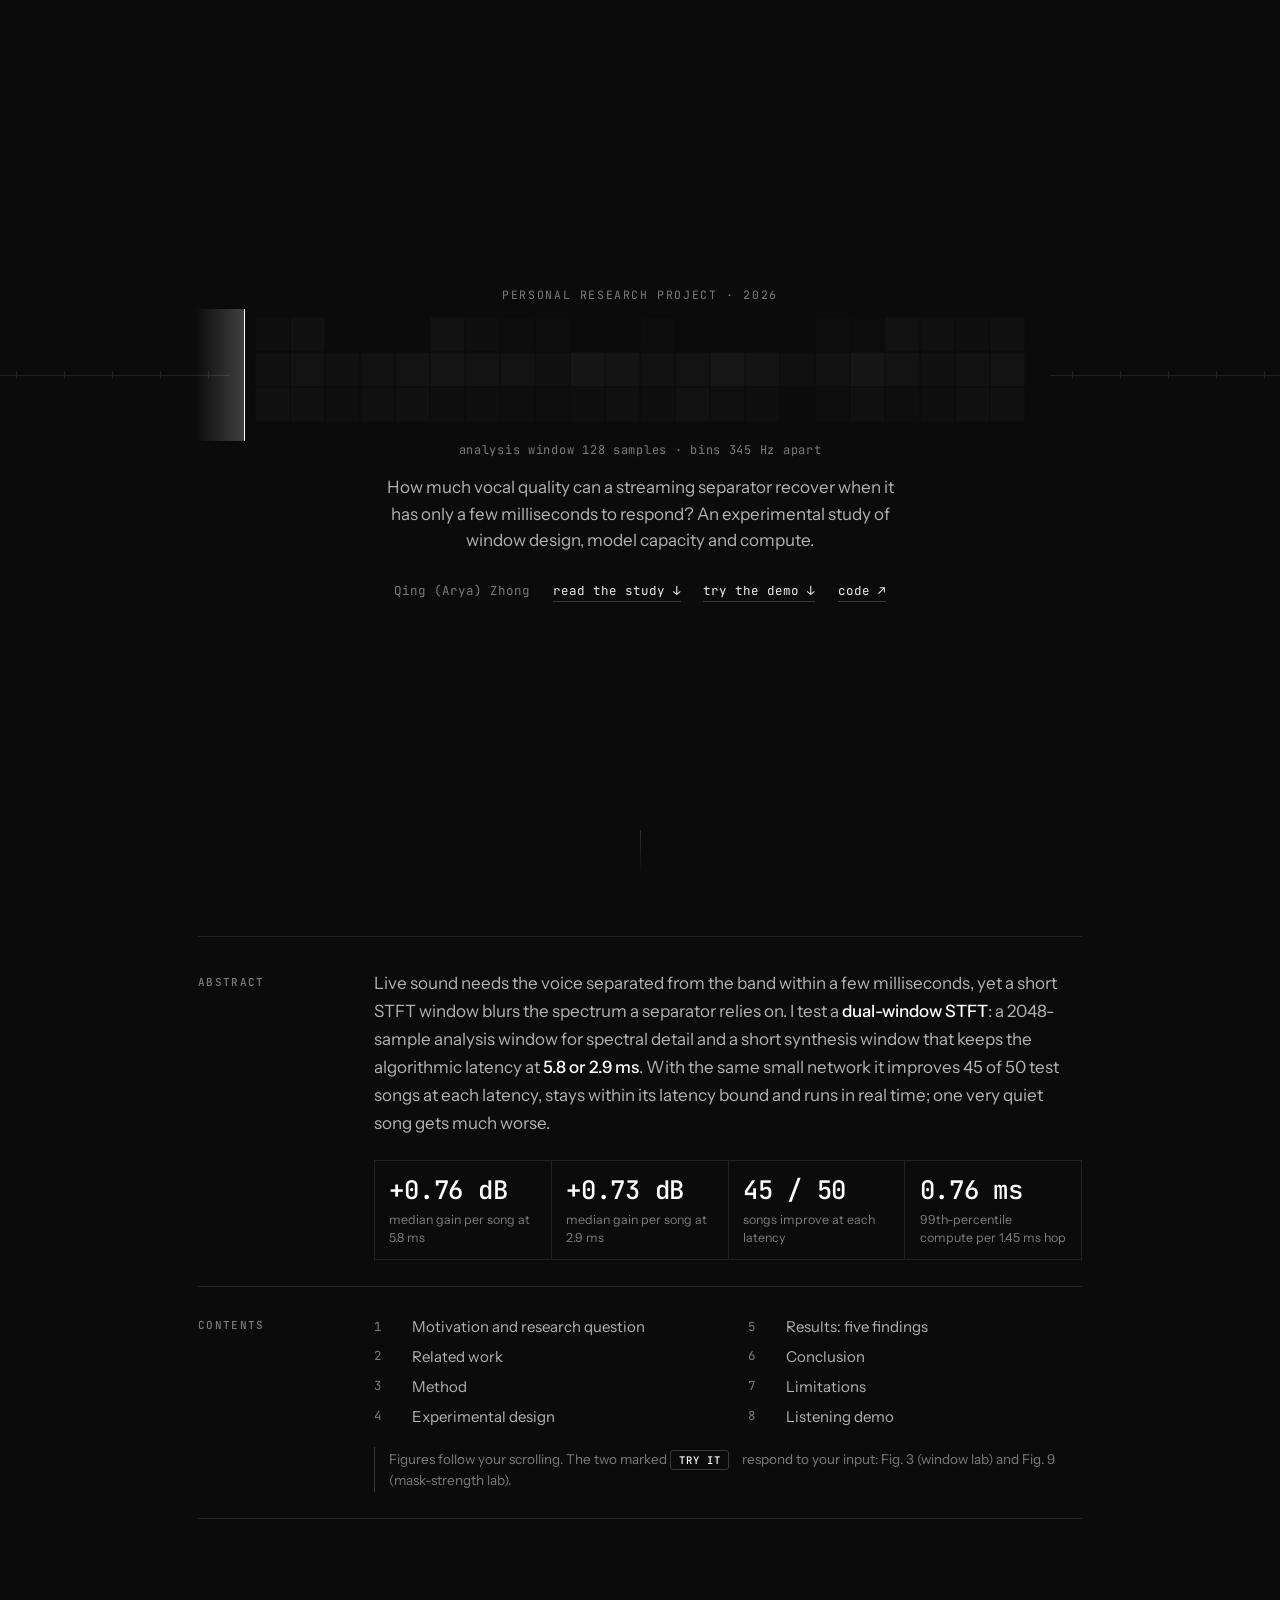
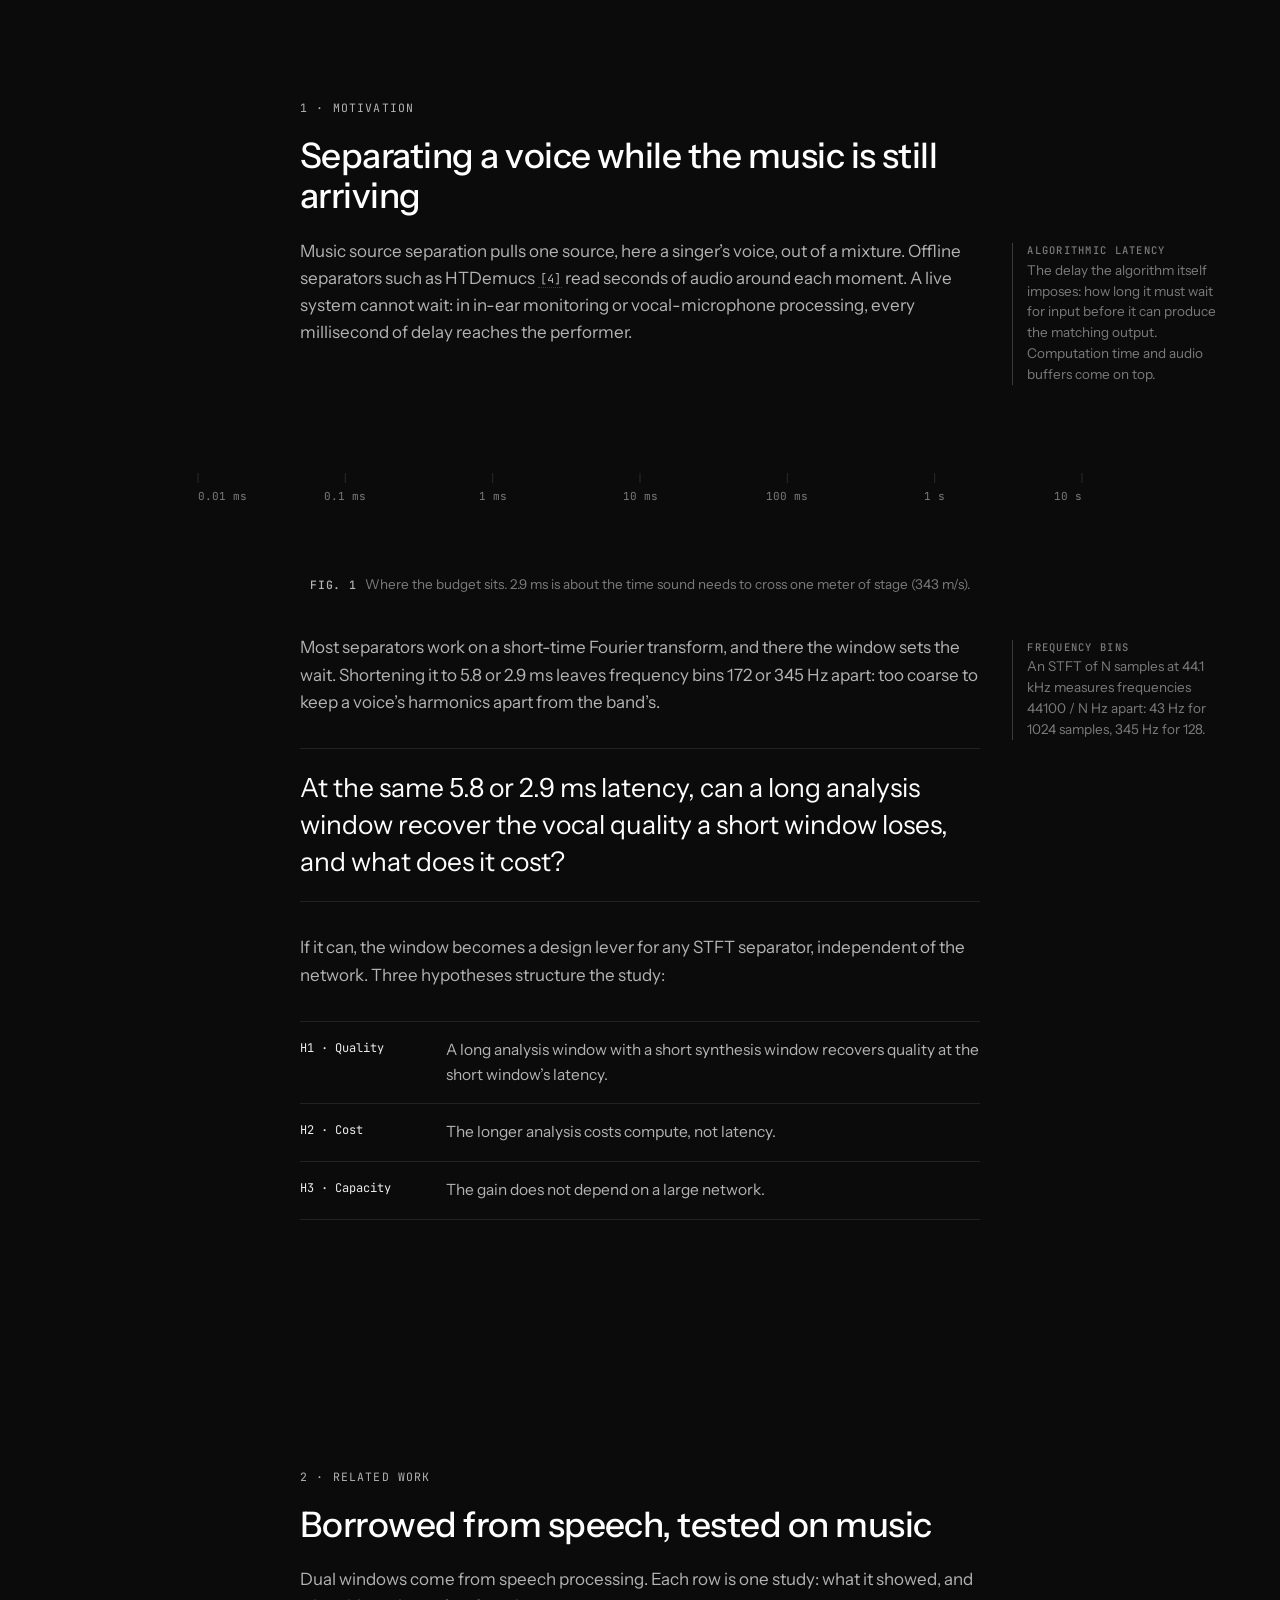
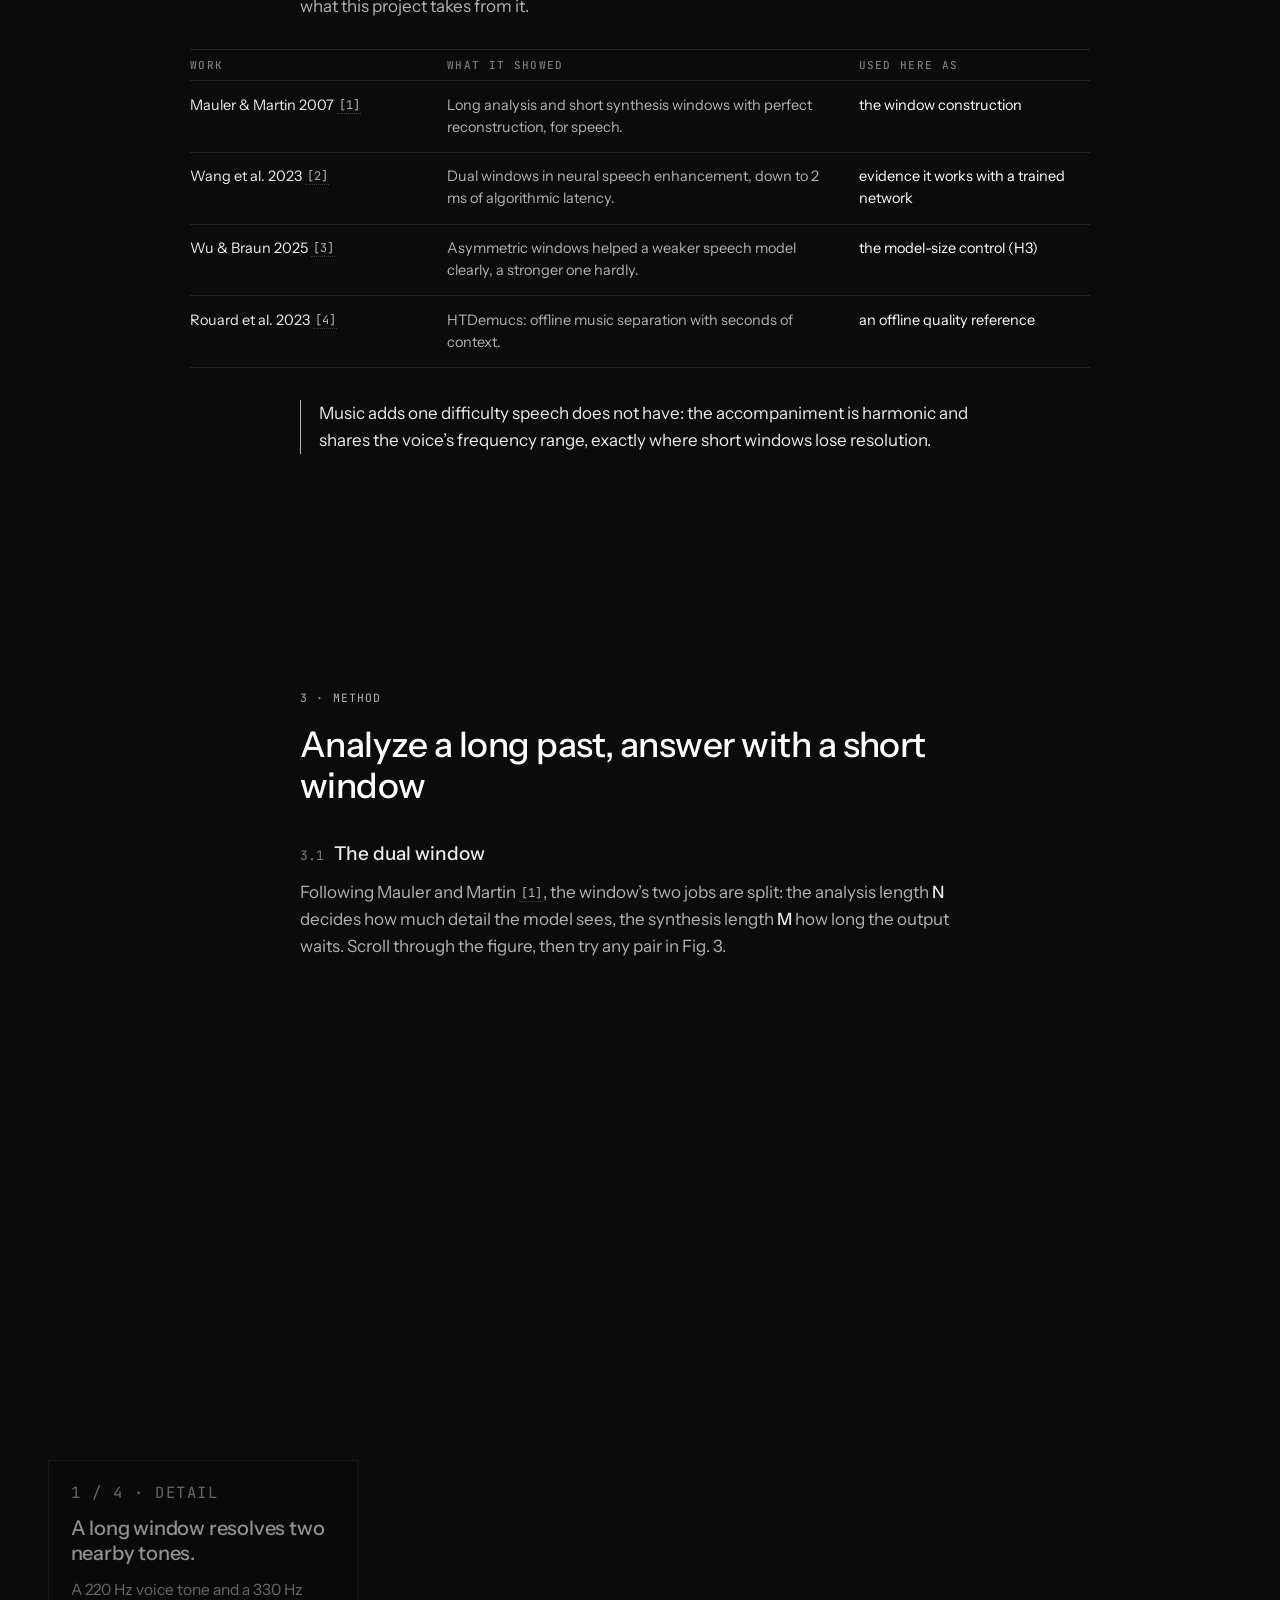
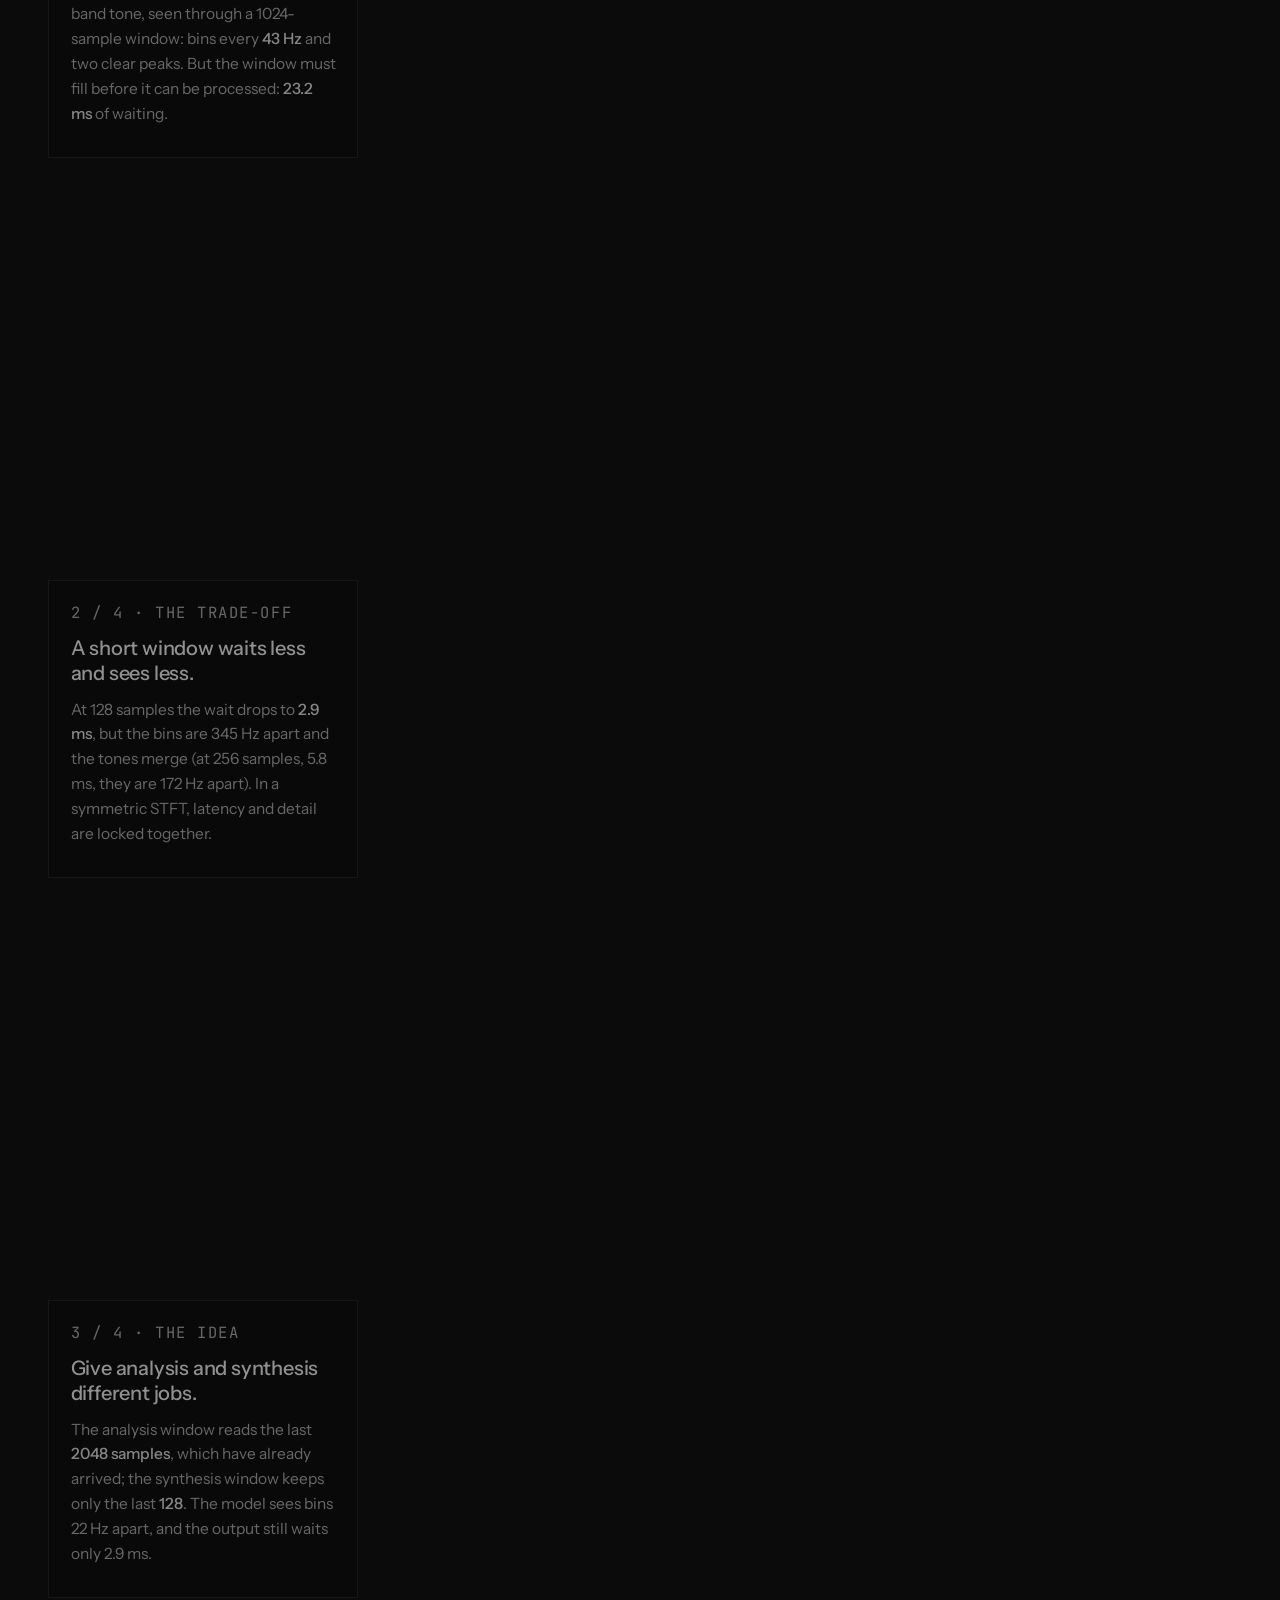
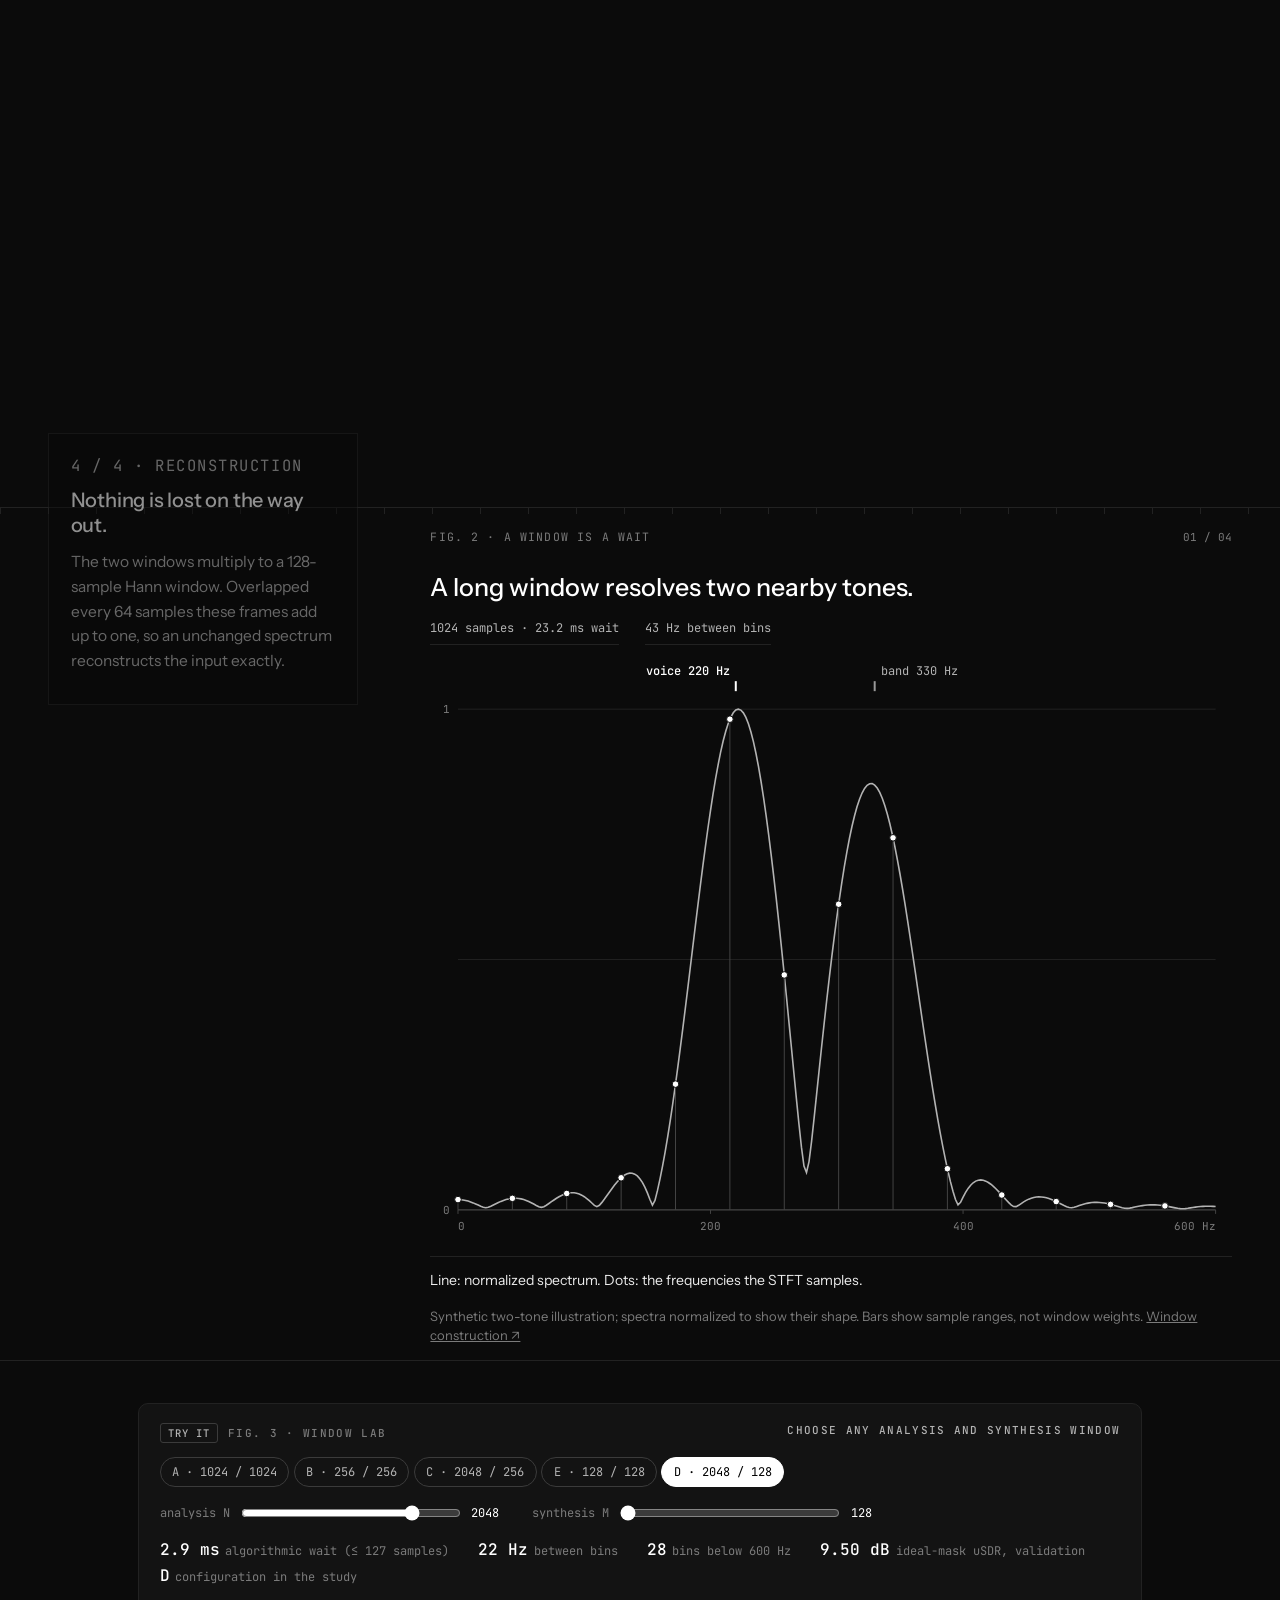
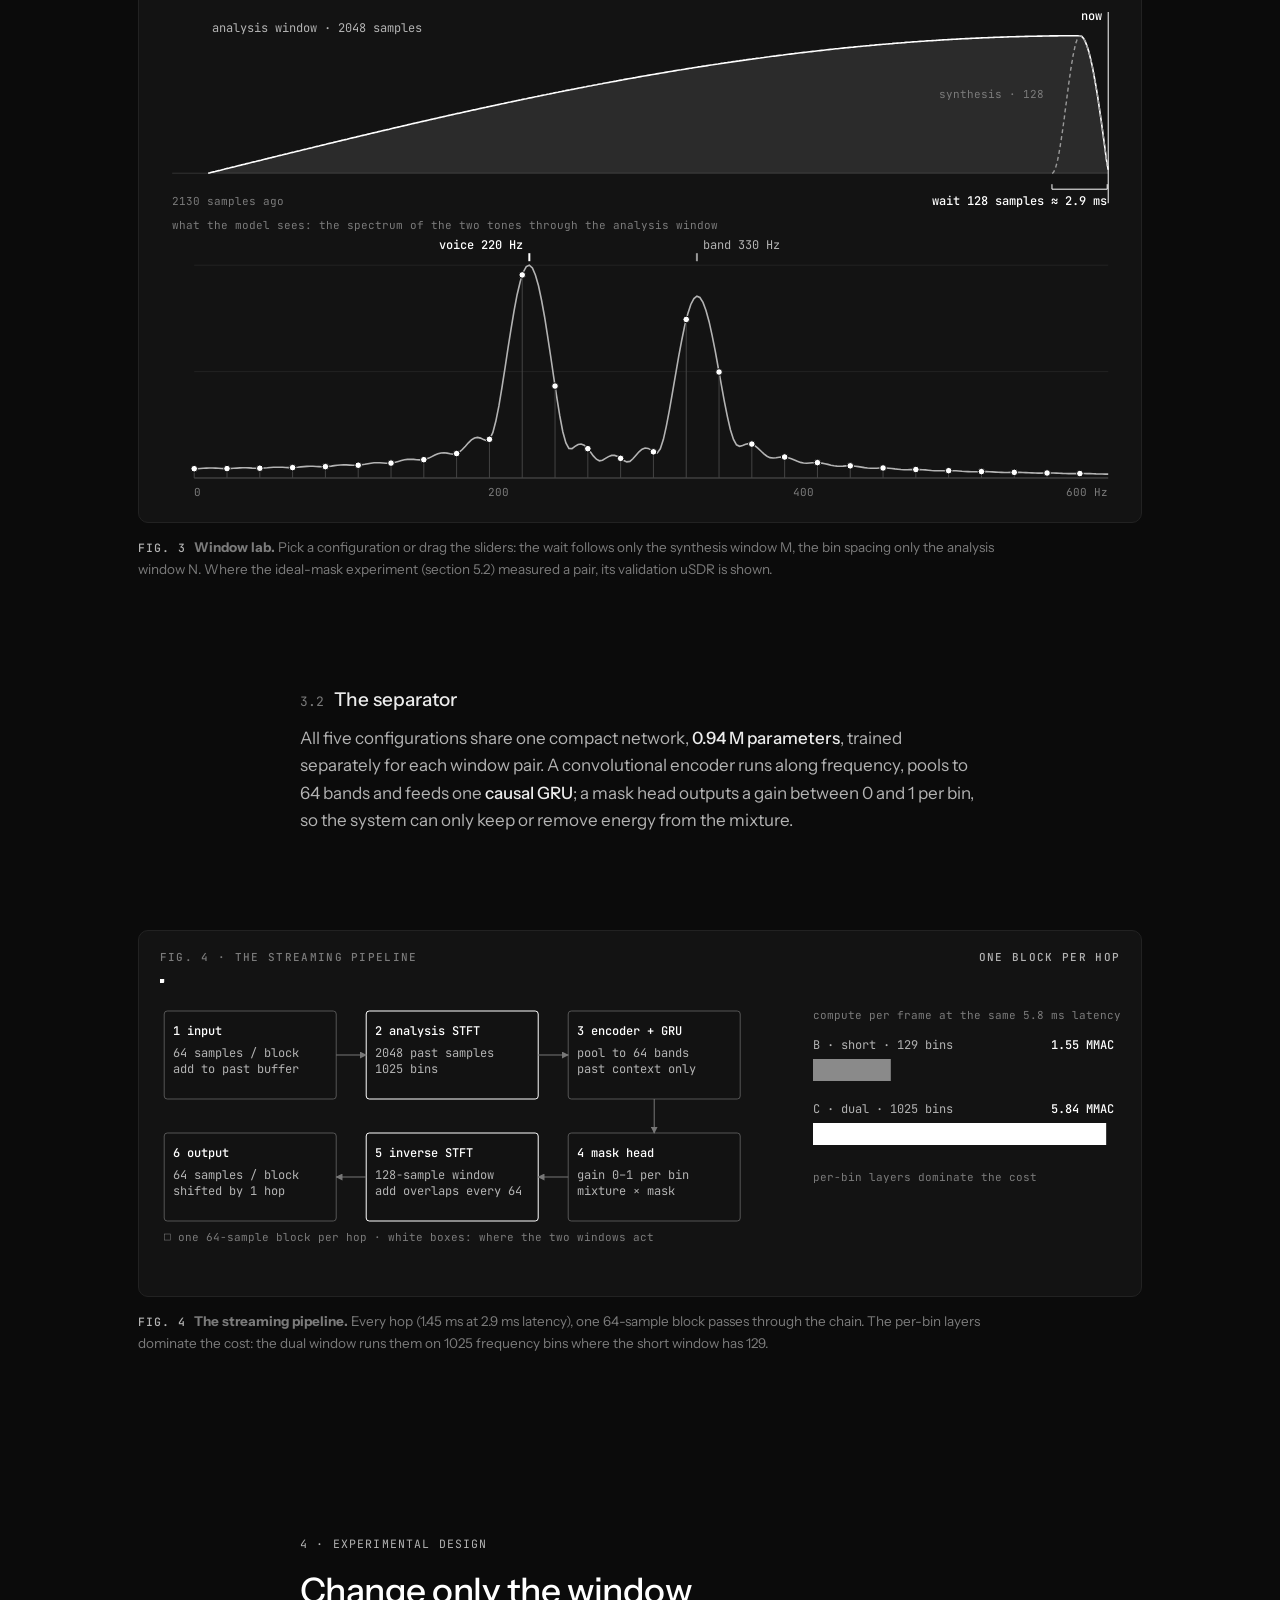
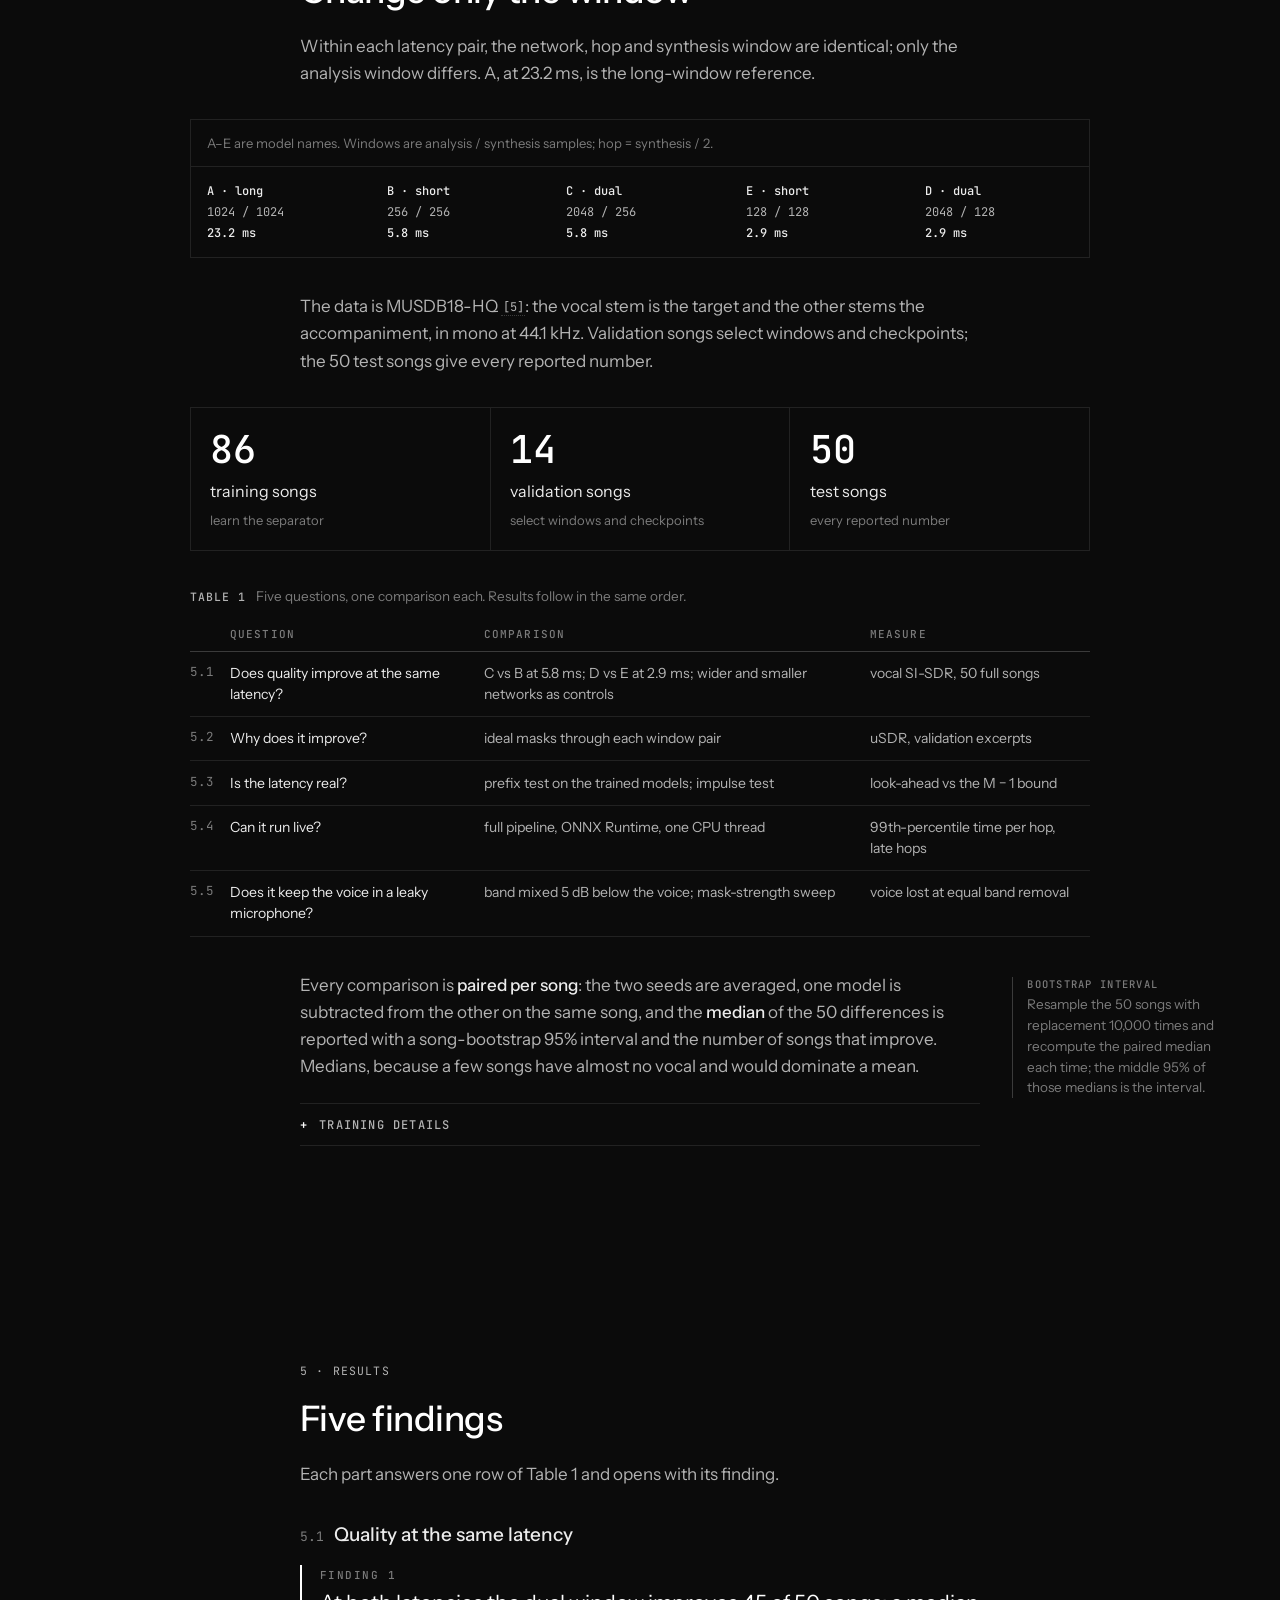
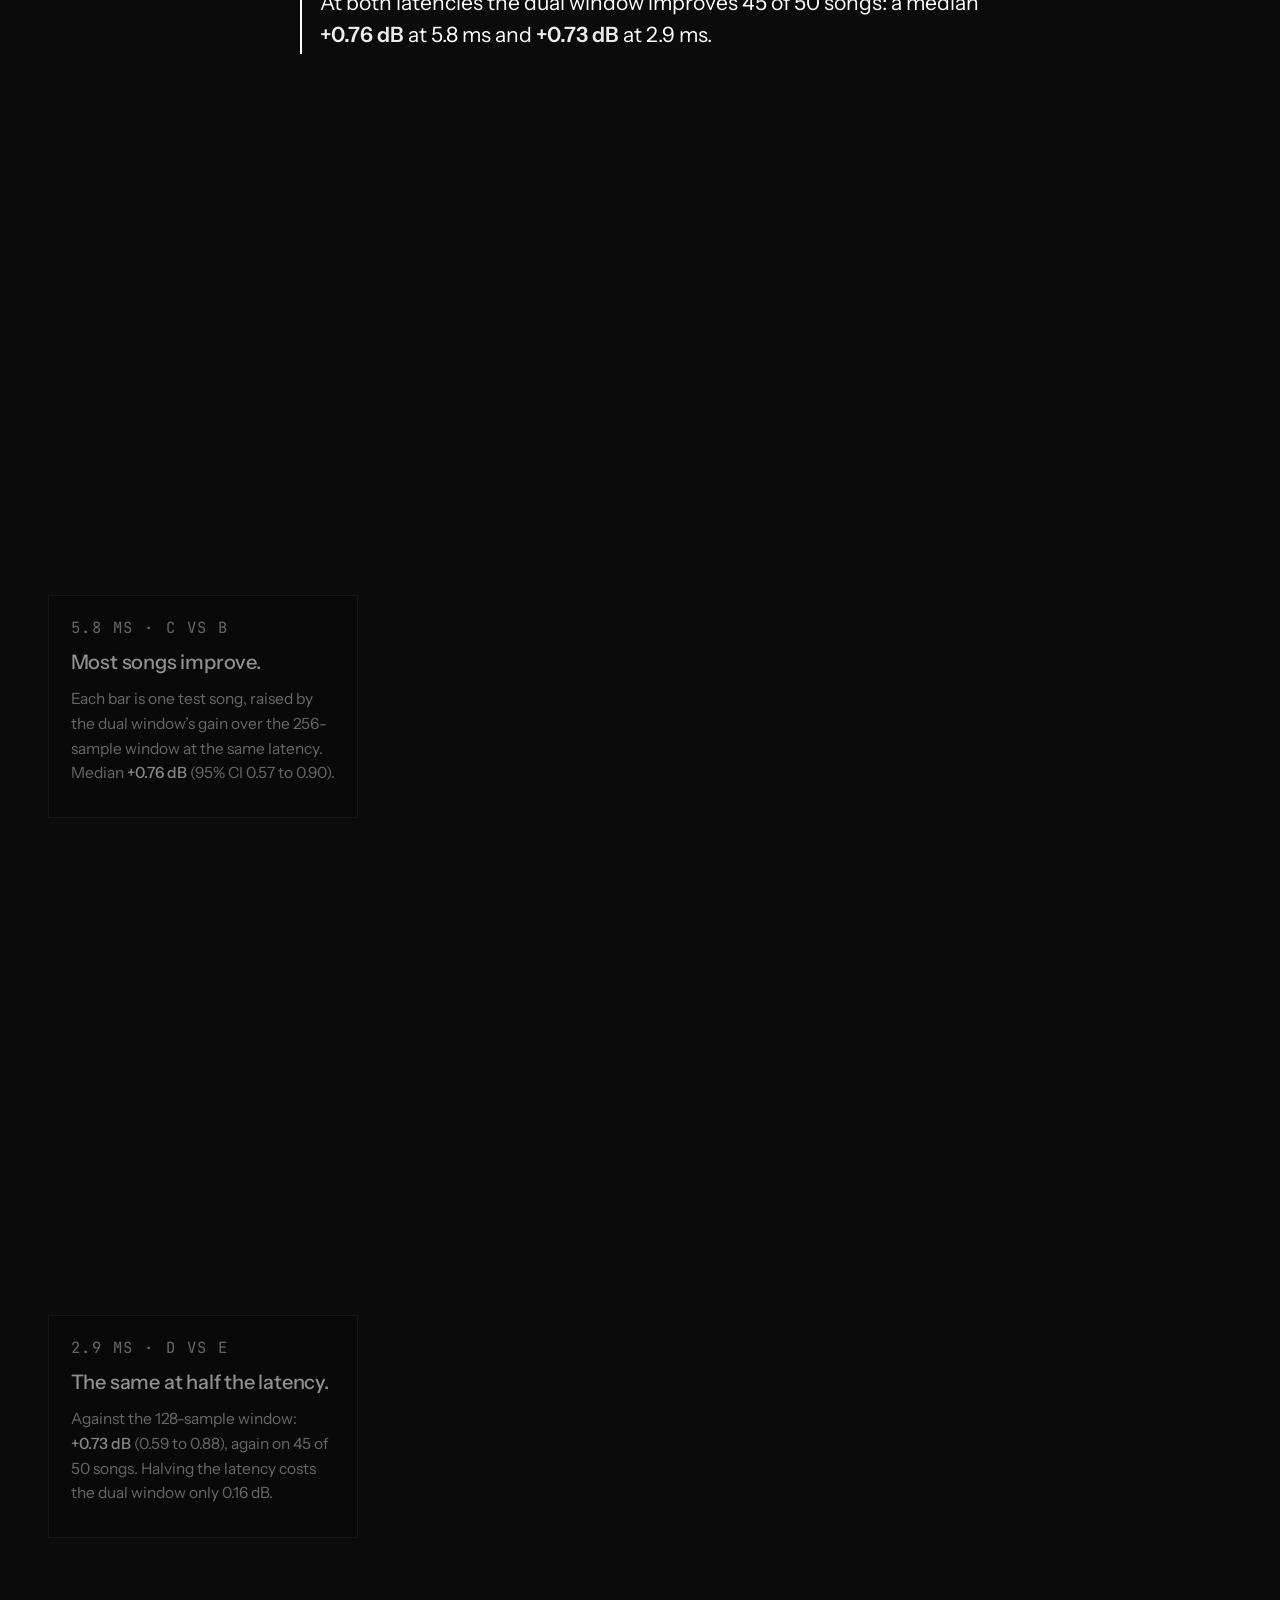
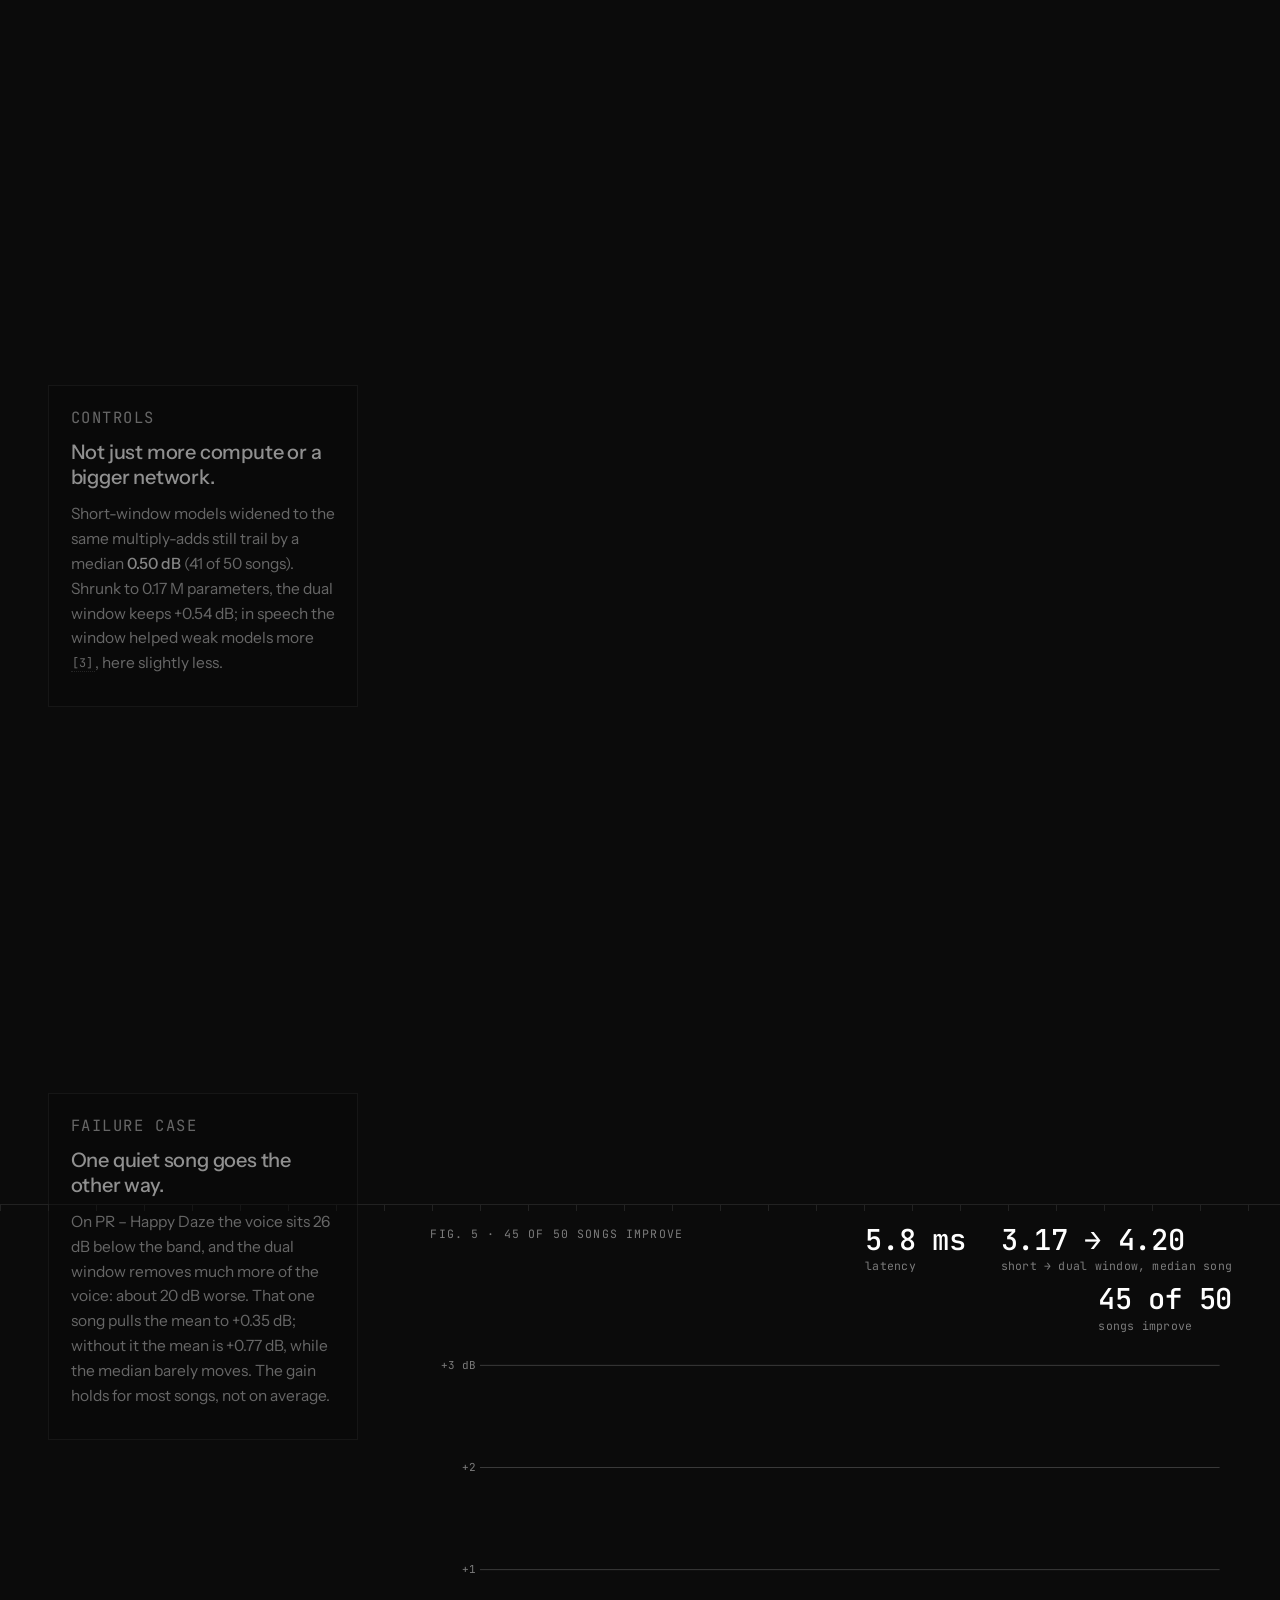
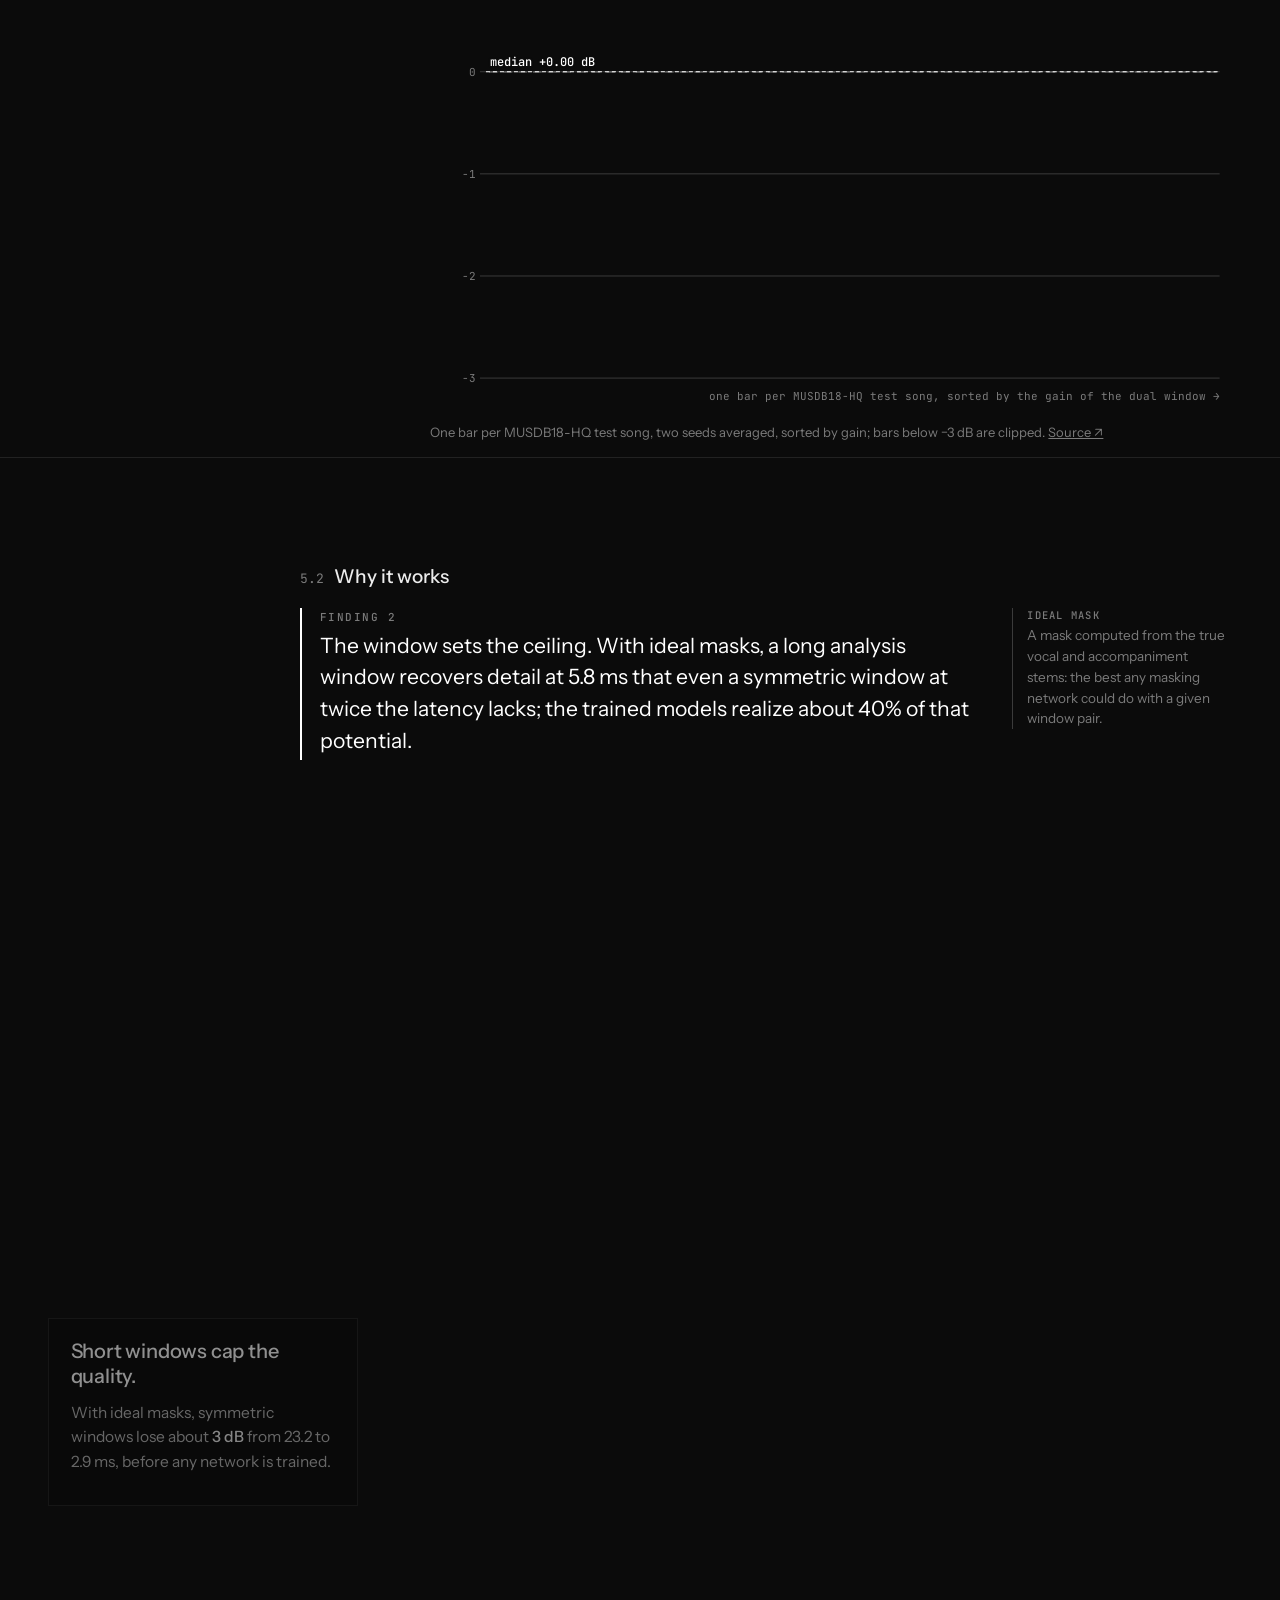
<file: demos/dualwindow-mss/index.html>
<!doctype html>
<html lang="en">
<head>
<meta charset="utf-8">
<meta name="viewport" content="width=device-width, initial-scale=1">
<meta name="robots" content="noindex">
<title>DualWindow-MSS listening demo has moved</title>
<meta http-equiv="refresh" content="0; url=/projects/dualwindow-mss/#listen">
<link rel="canonical" href="https://aryaqzhong.github.io/projects/dualwindow-mss/">
<style>body{margin:0;min-height:100vh;display:grid;place-items:center;background:#0b0b0b;color:#b3b3b3;font:16px/1.6 system-ui,sans-serif}a{color:#fff}</style>
</head>
<body><p>The listening demo now lives inside the project page: <a href="/projects/dualwindow-mss/#listen">aryaqzhong.github.io/projects/dualwindow-mss/#listen</a></p></body>
</html>
</file>
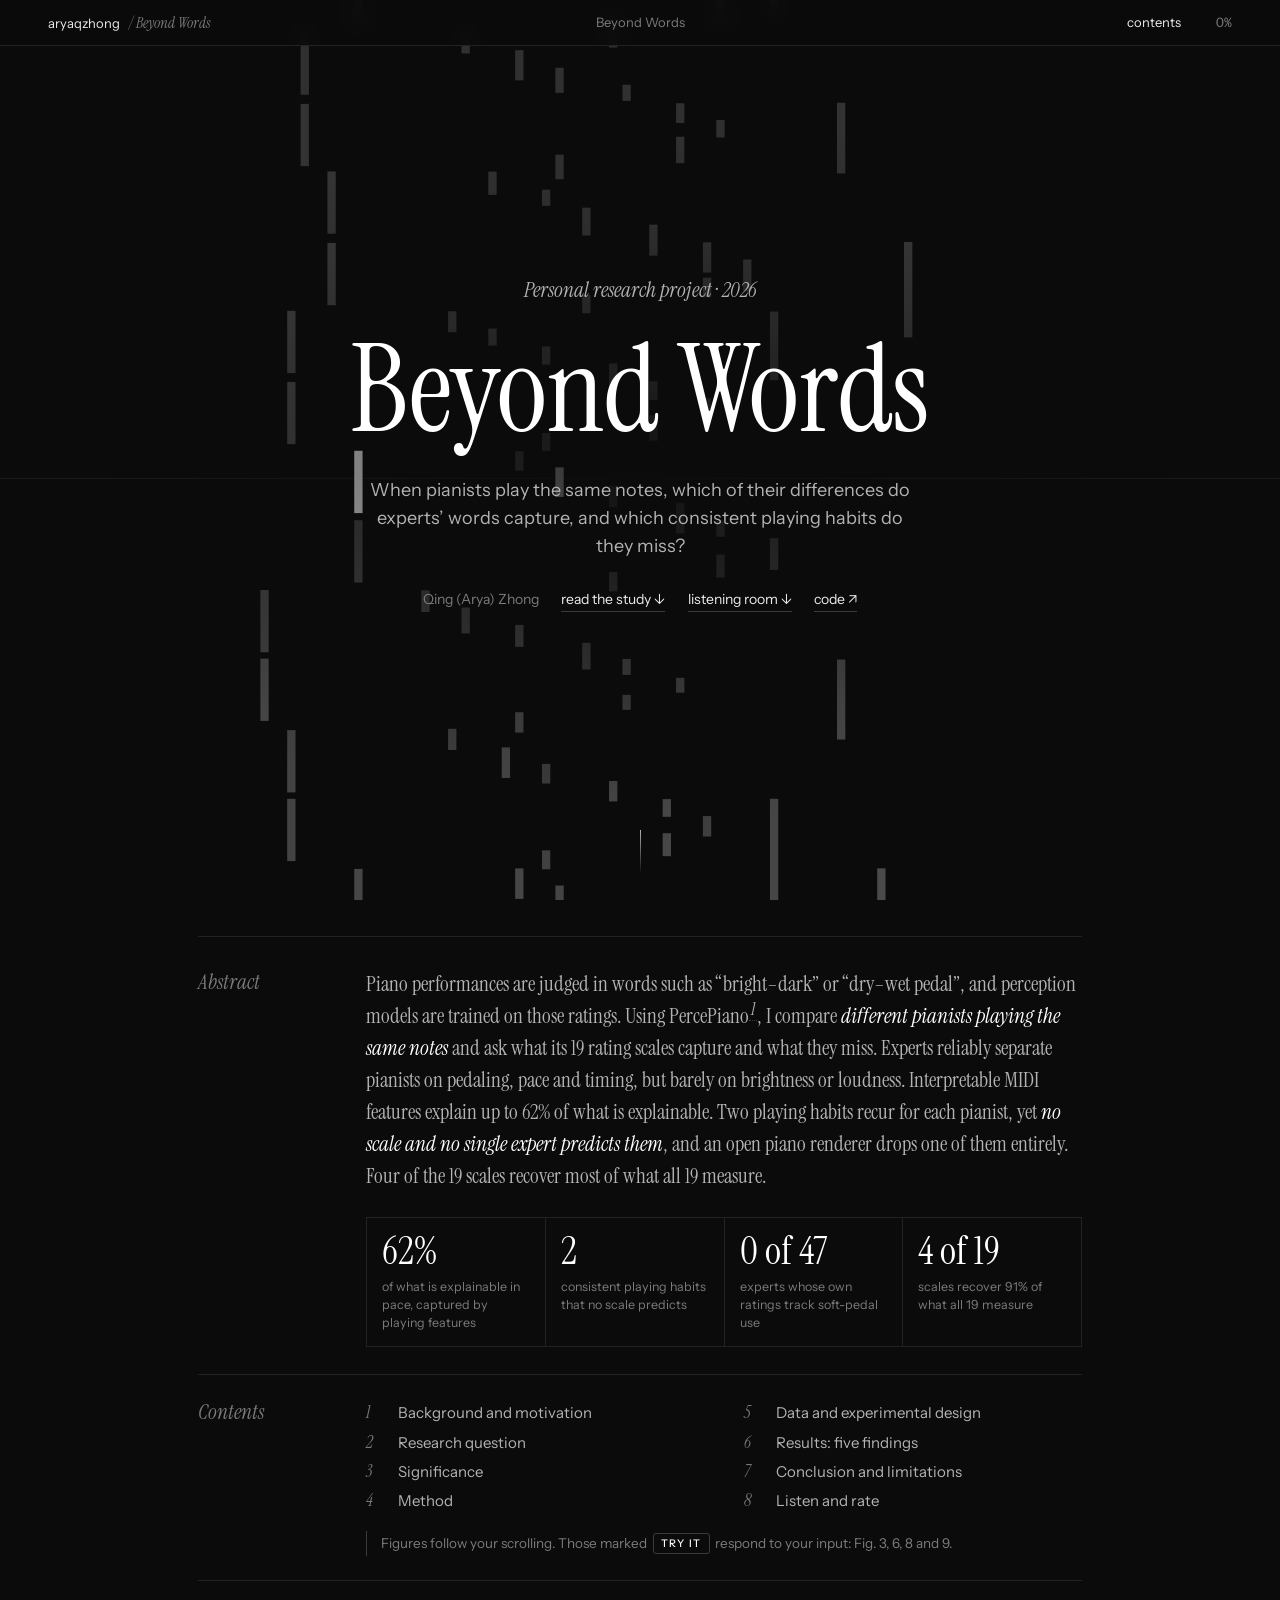
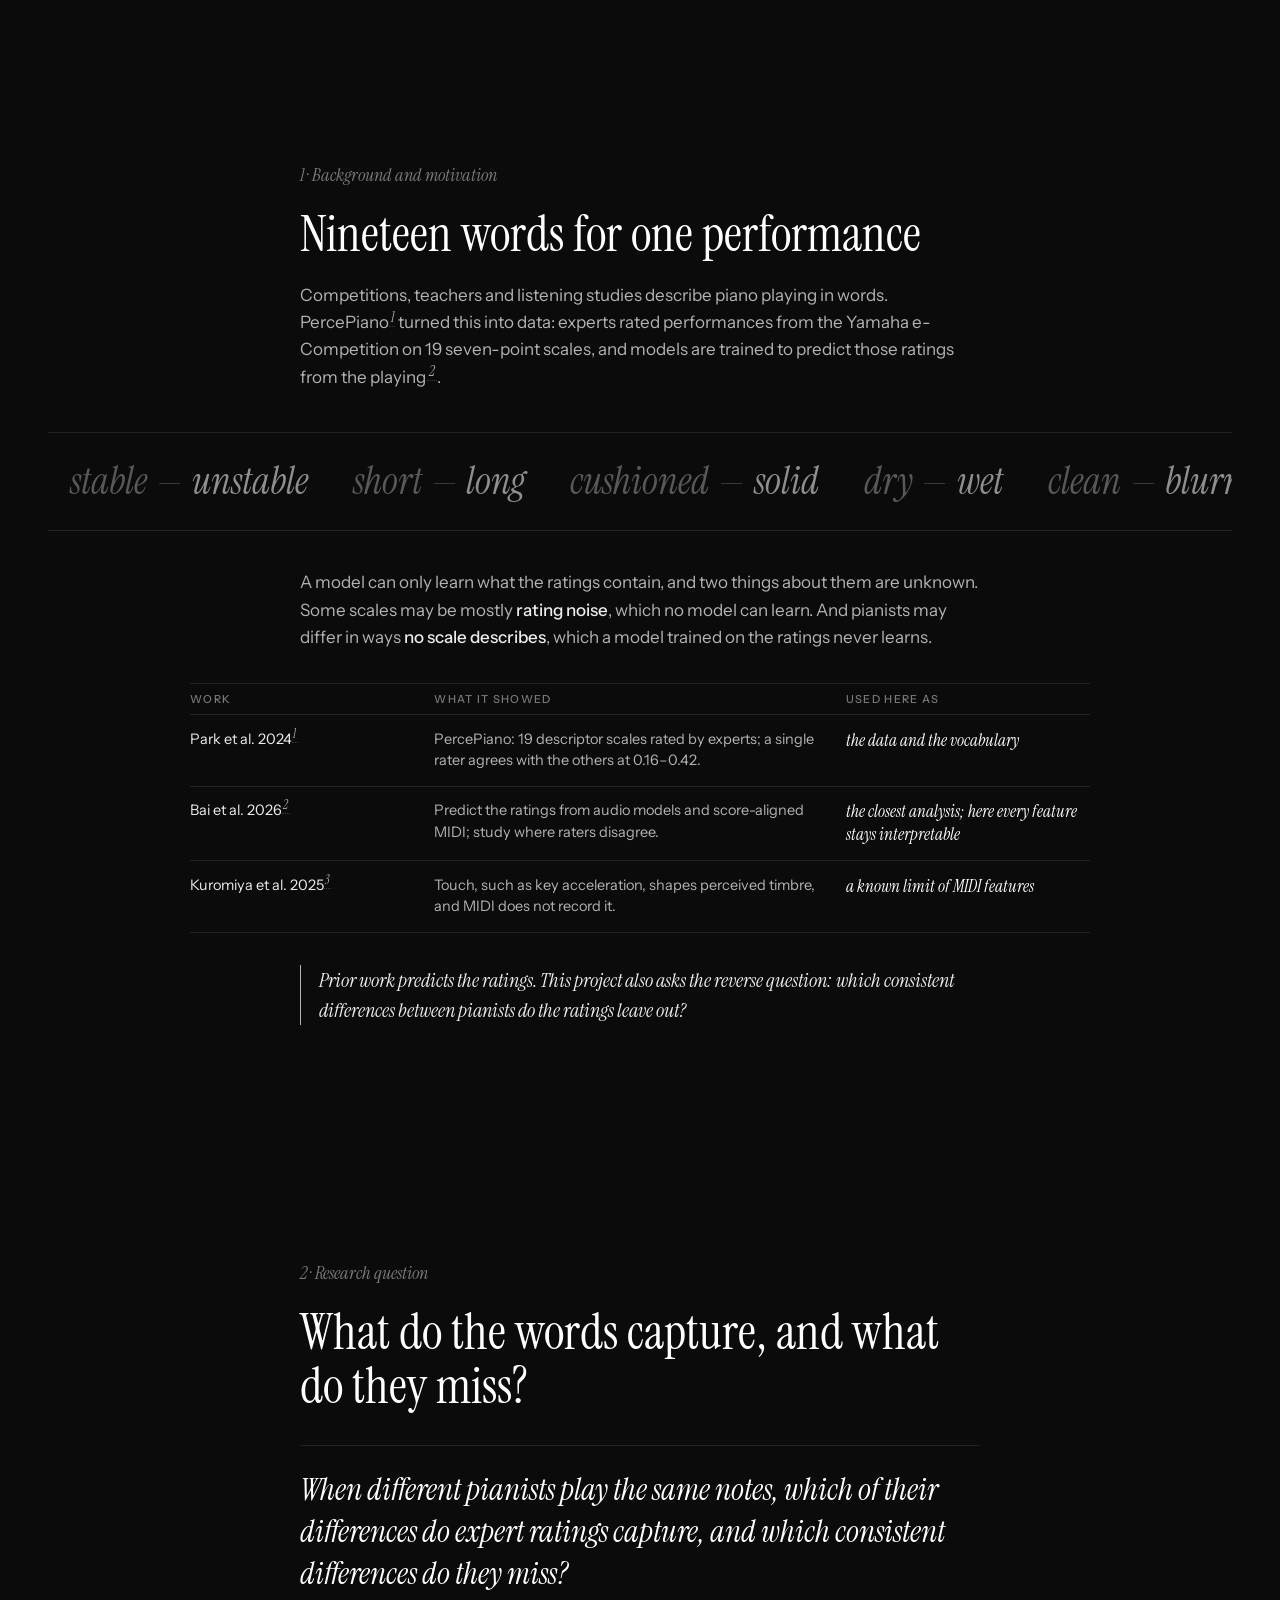
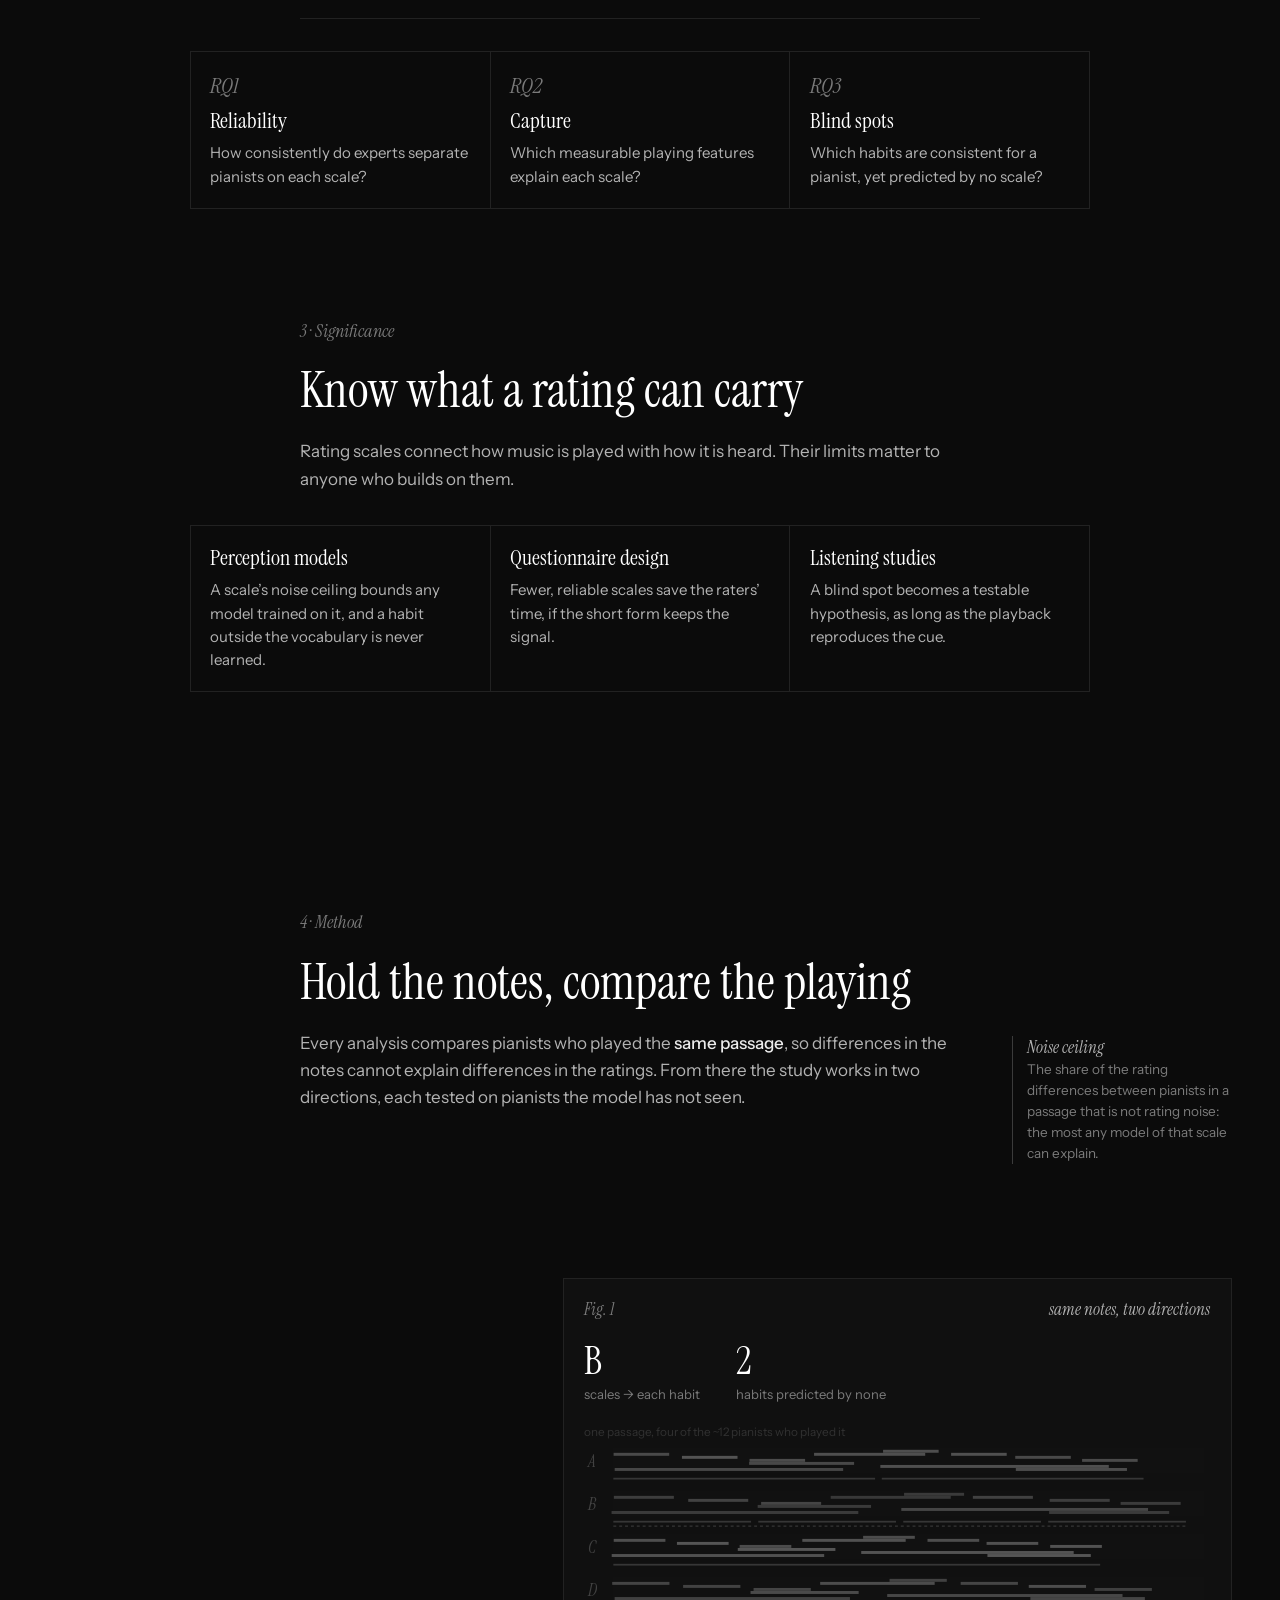
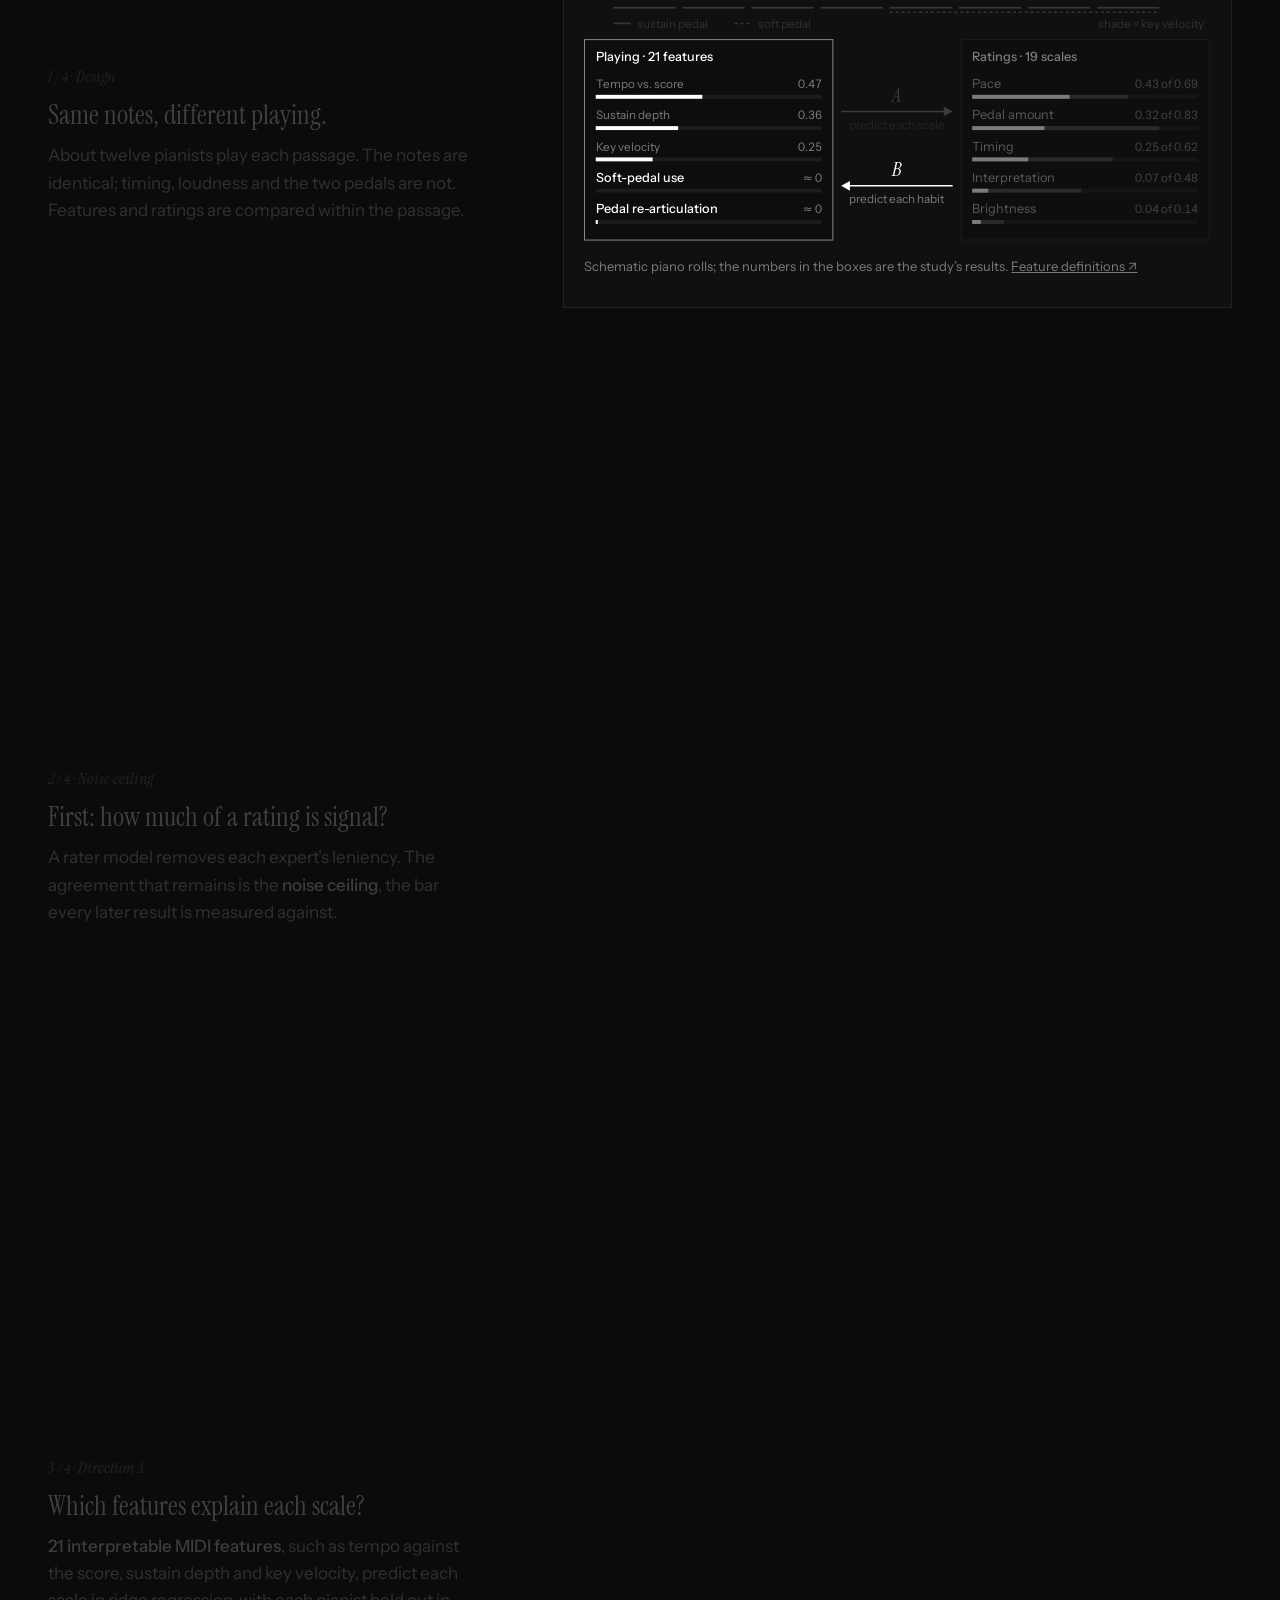
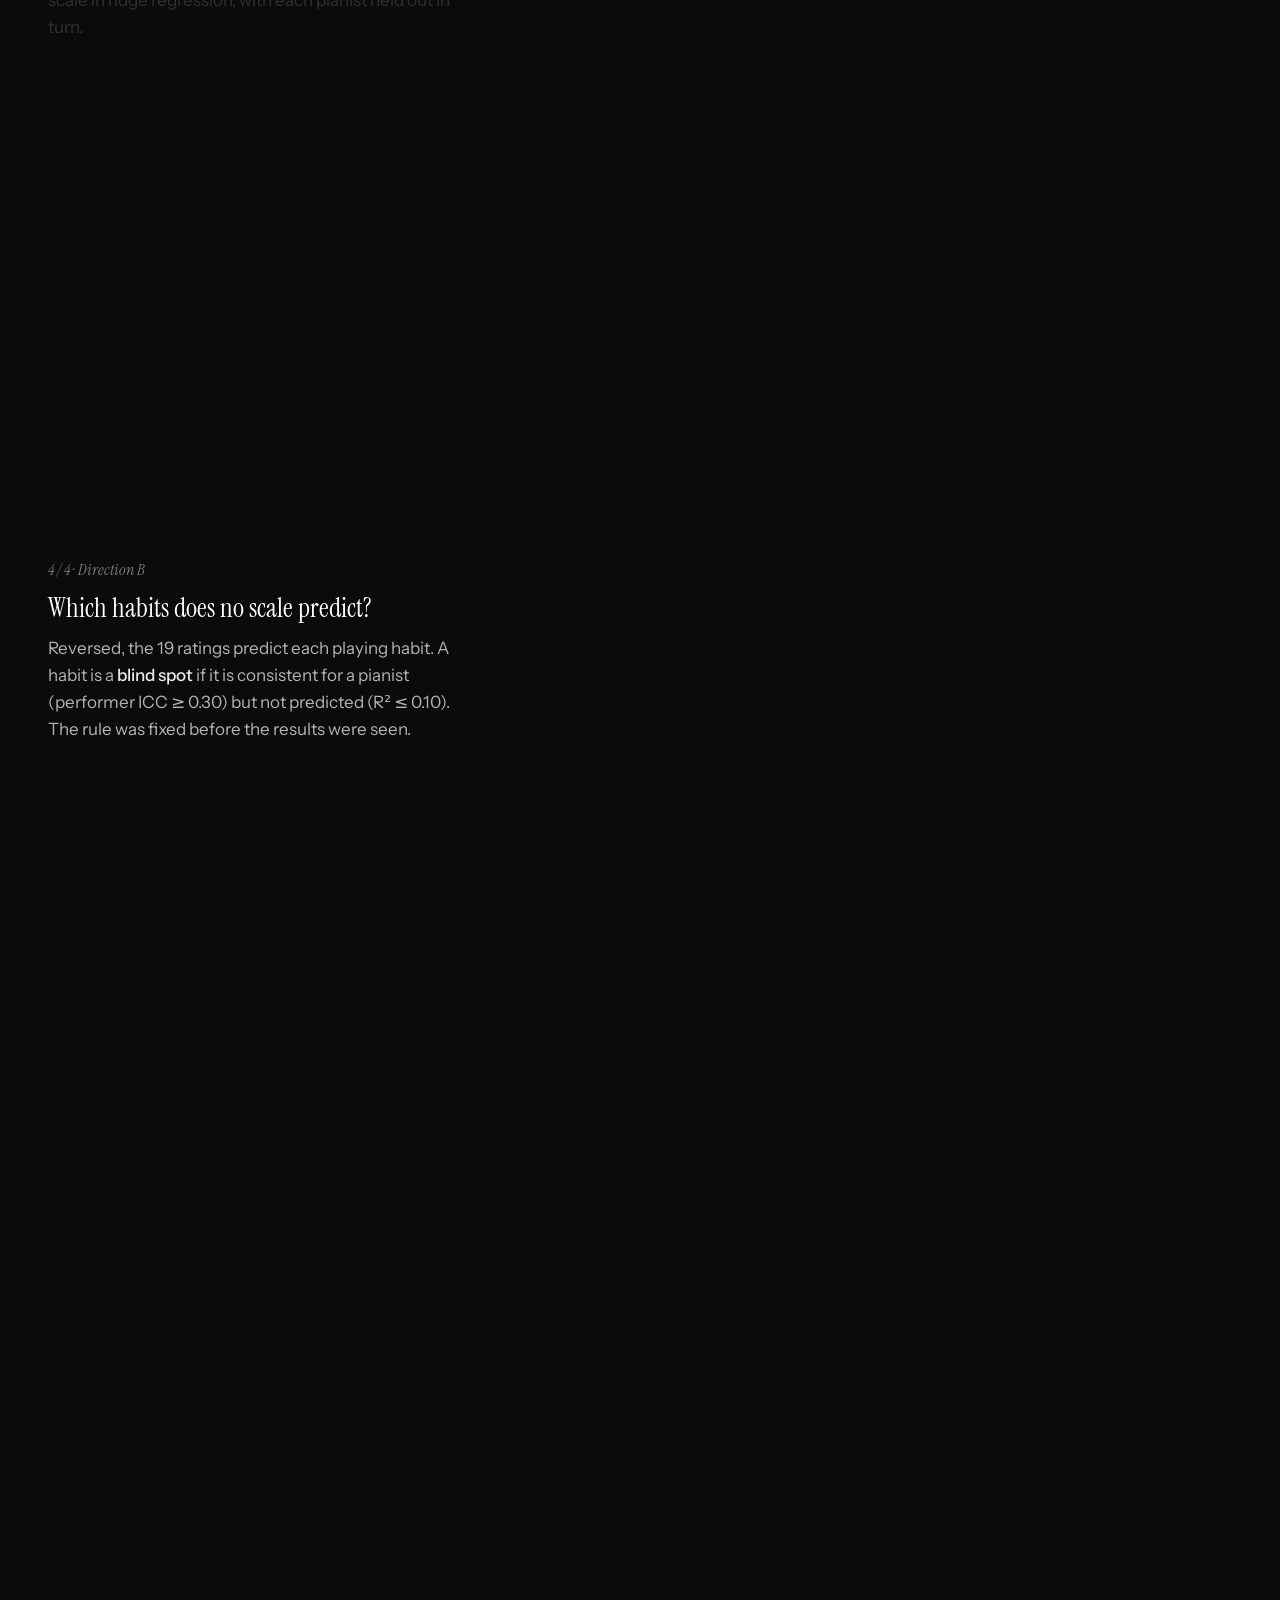
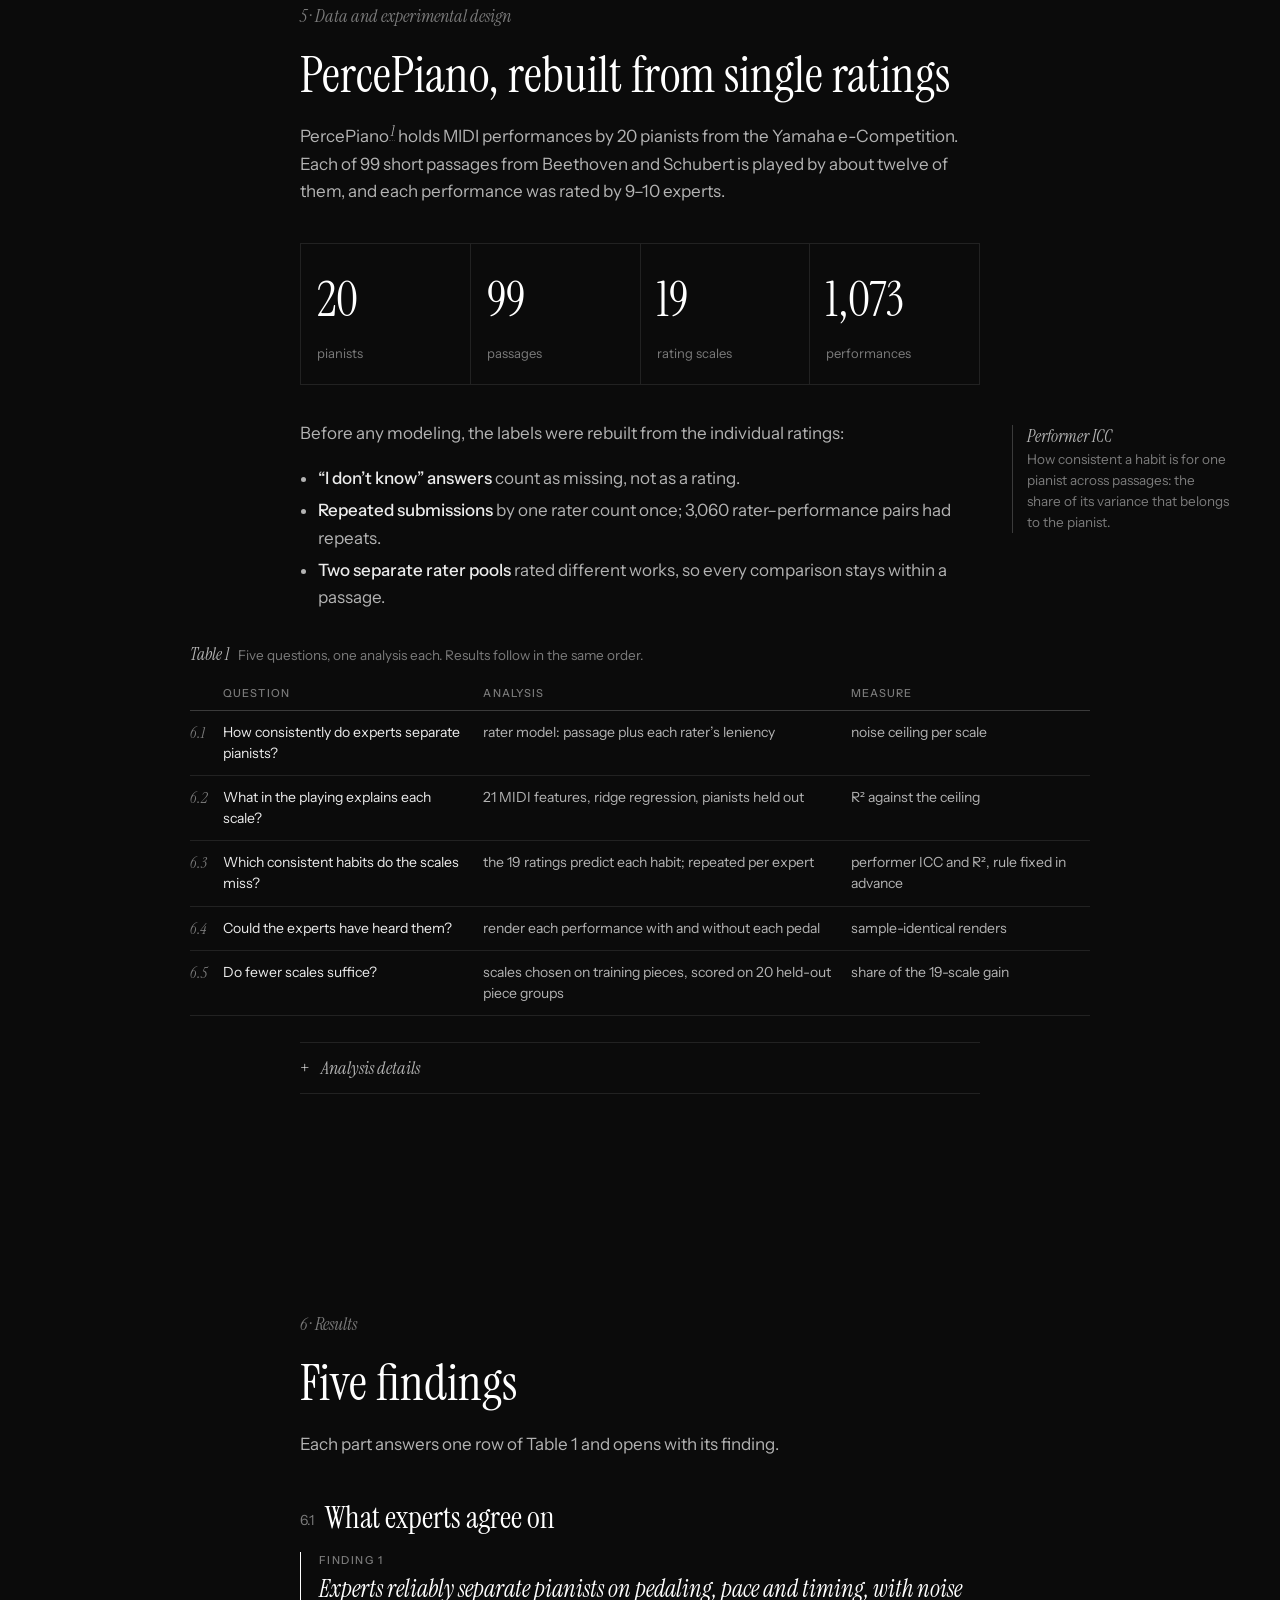
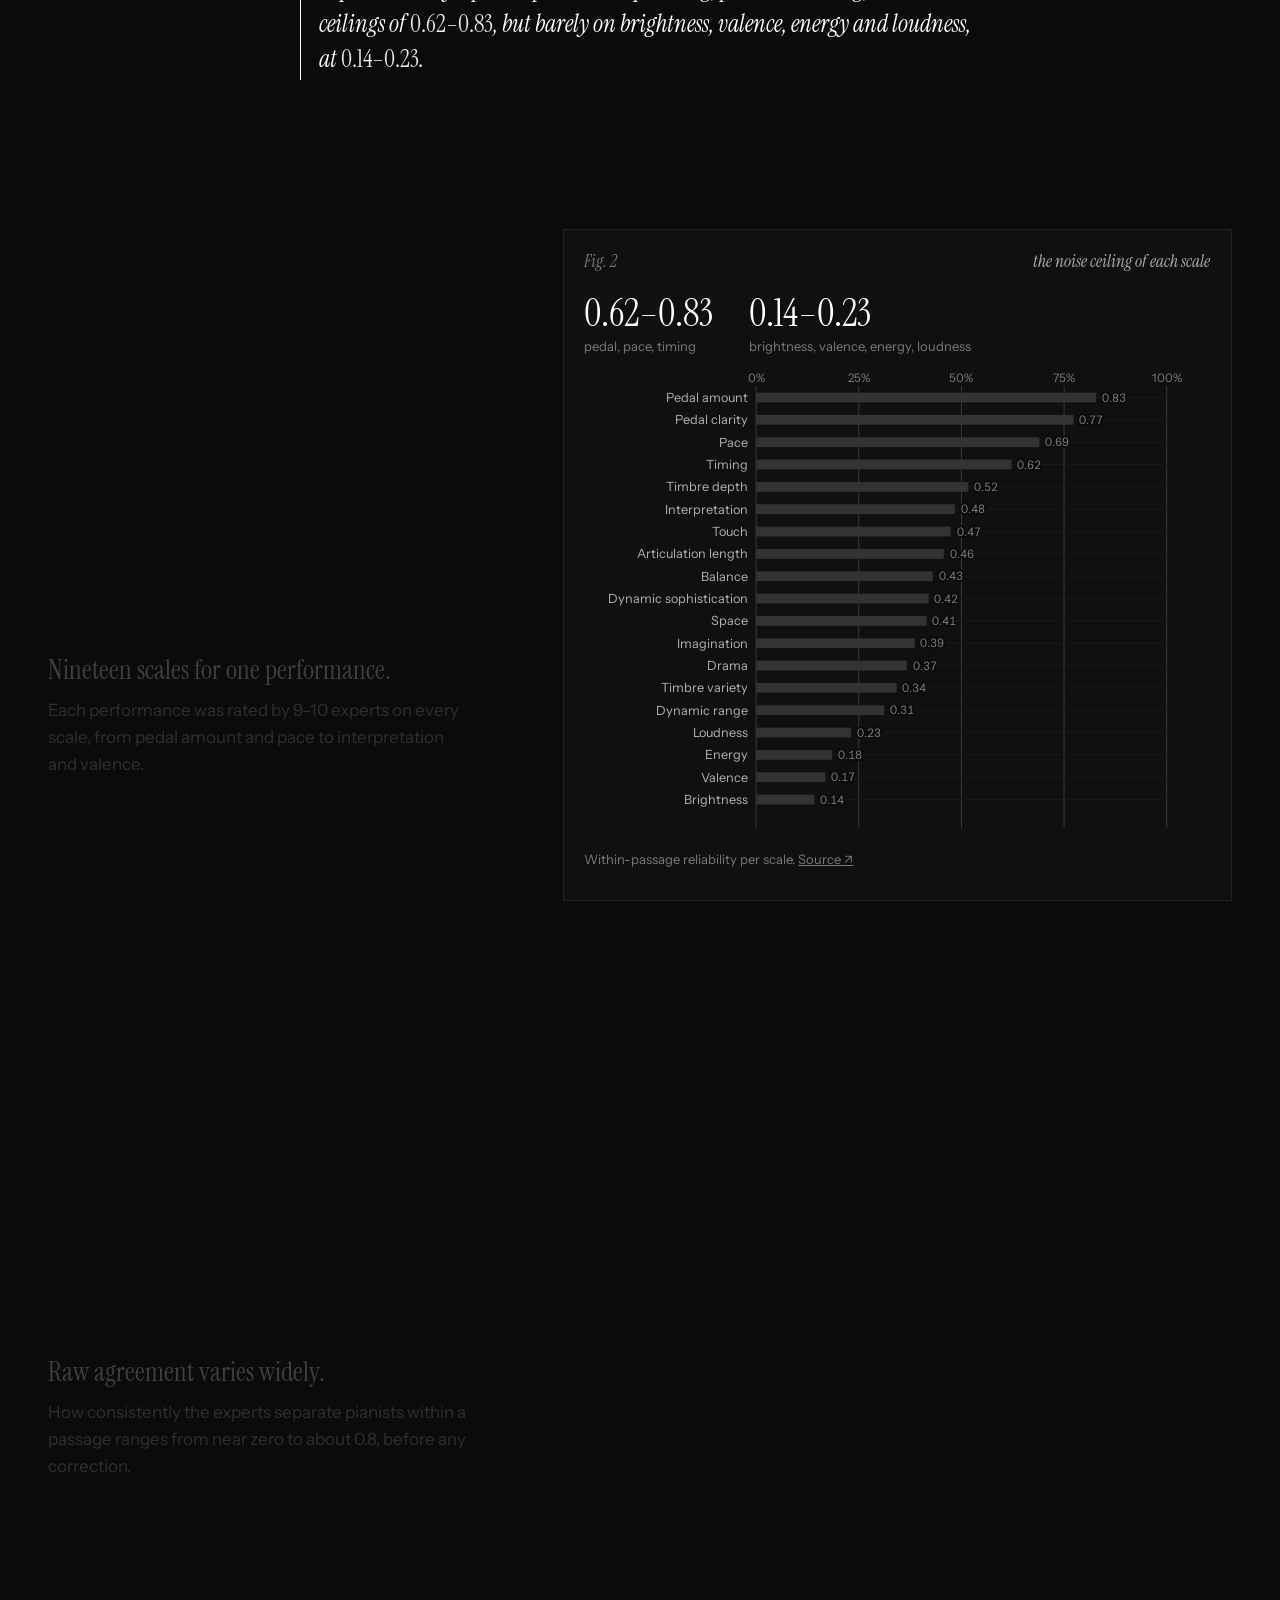
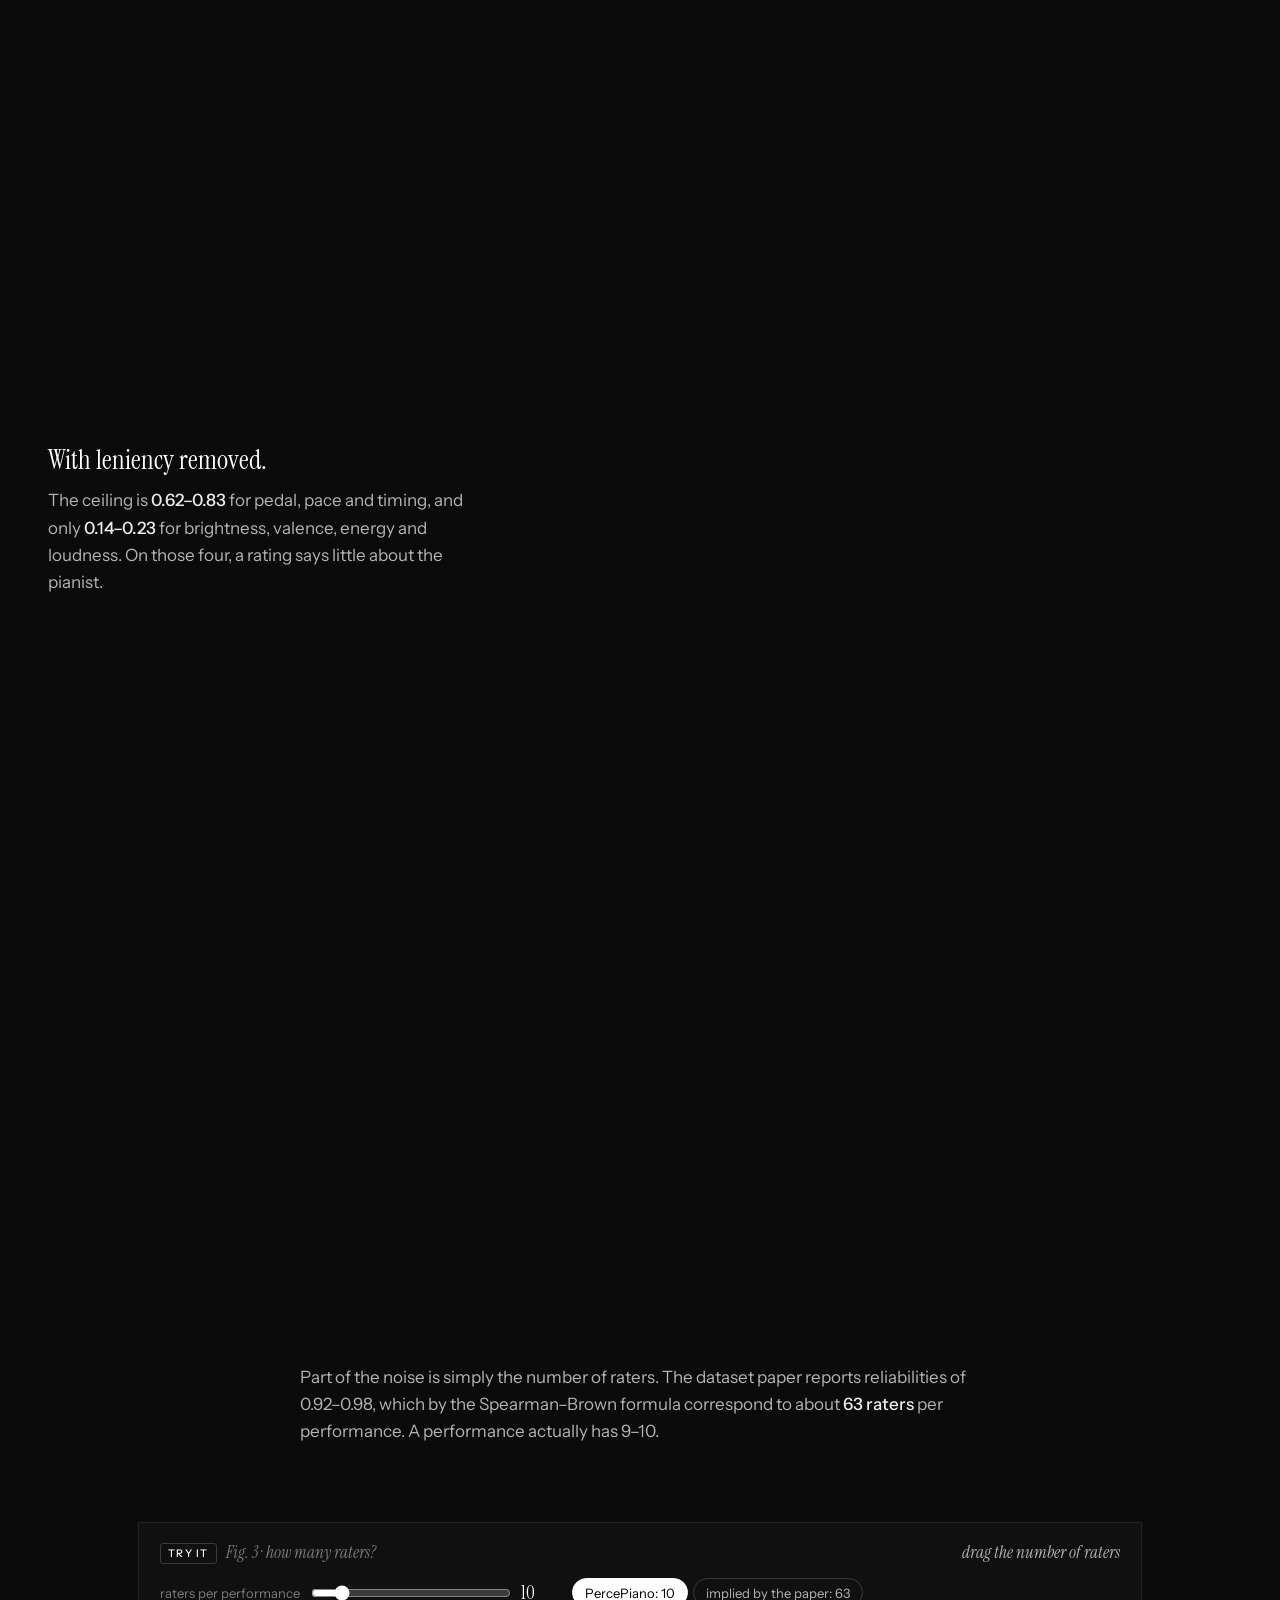
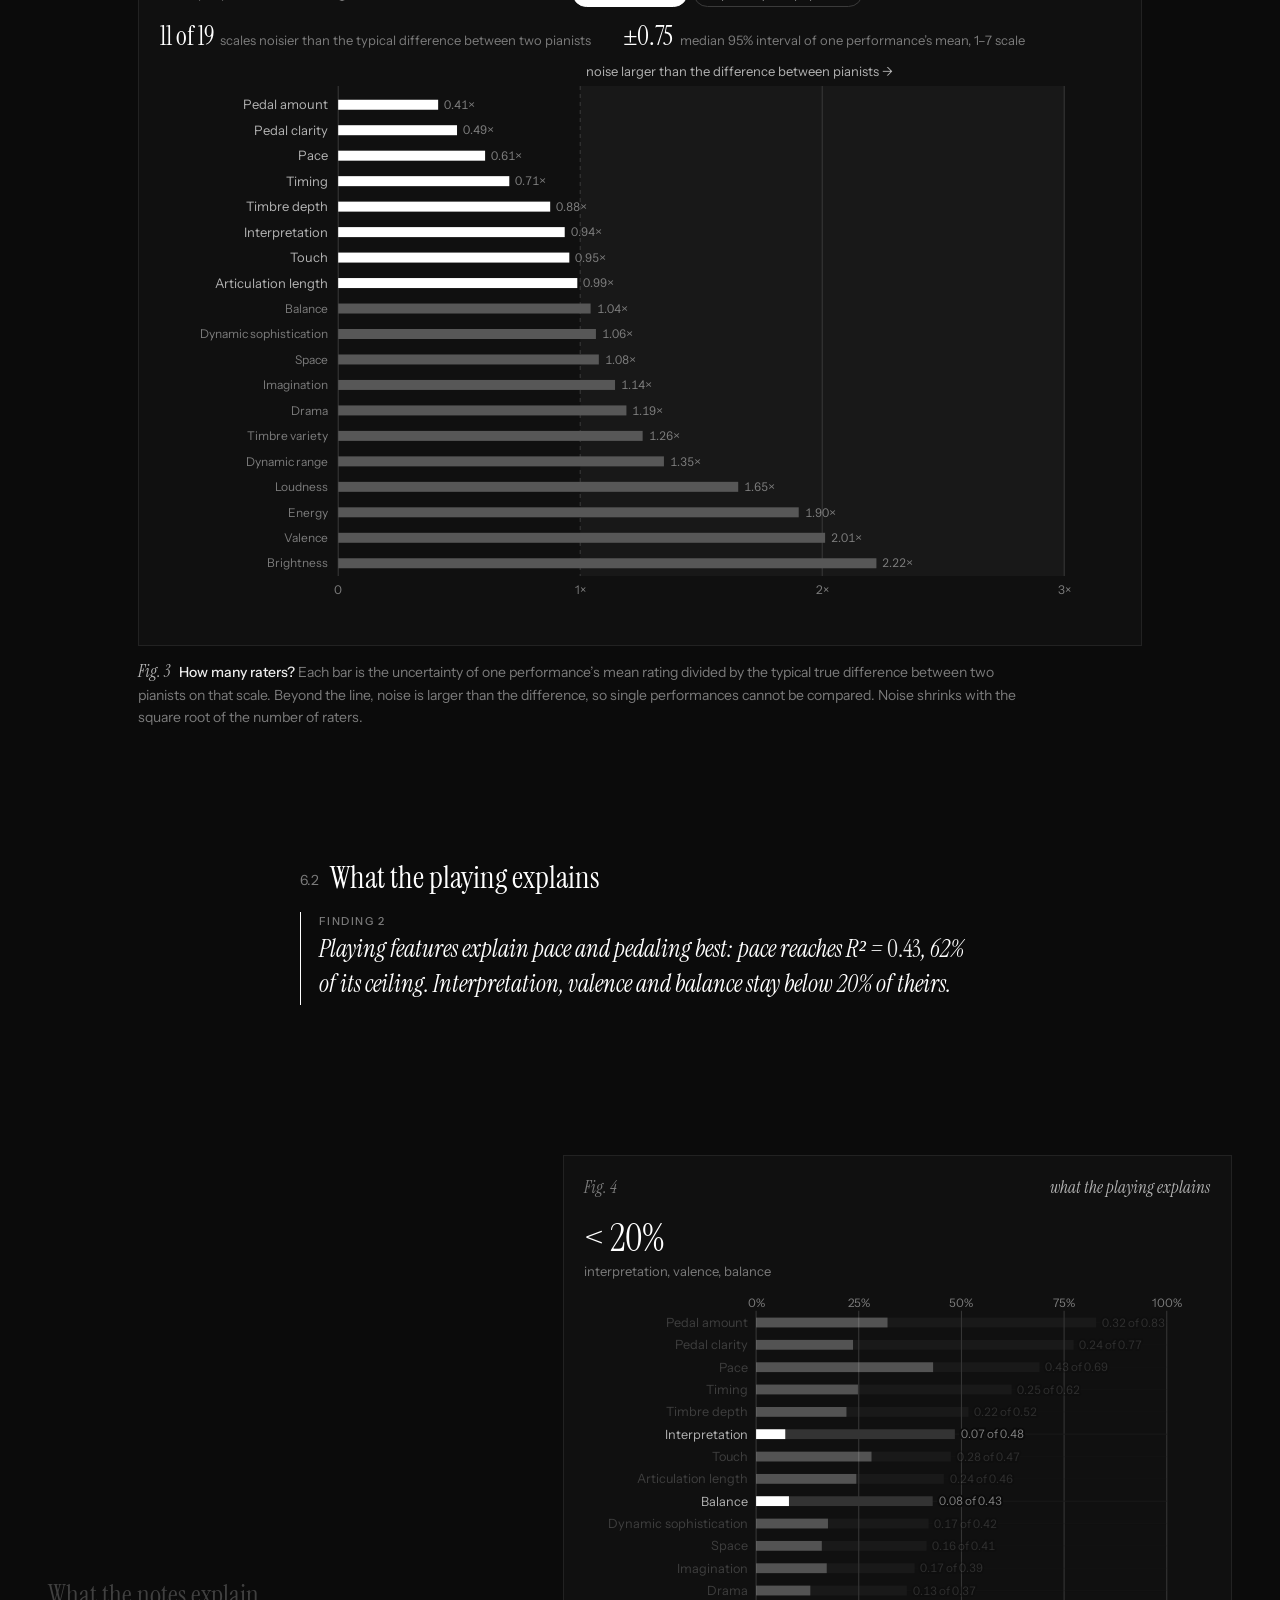
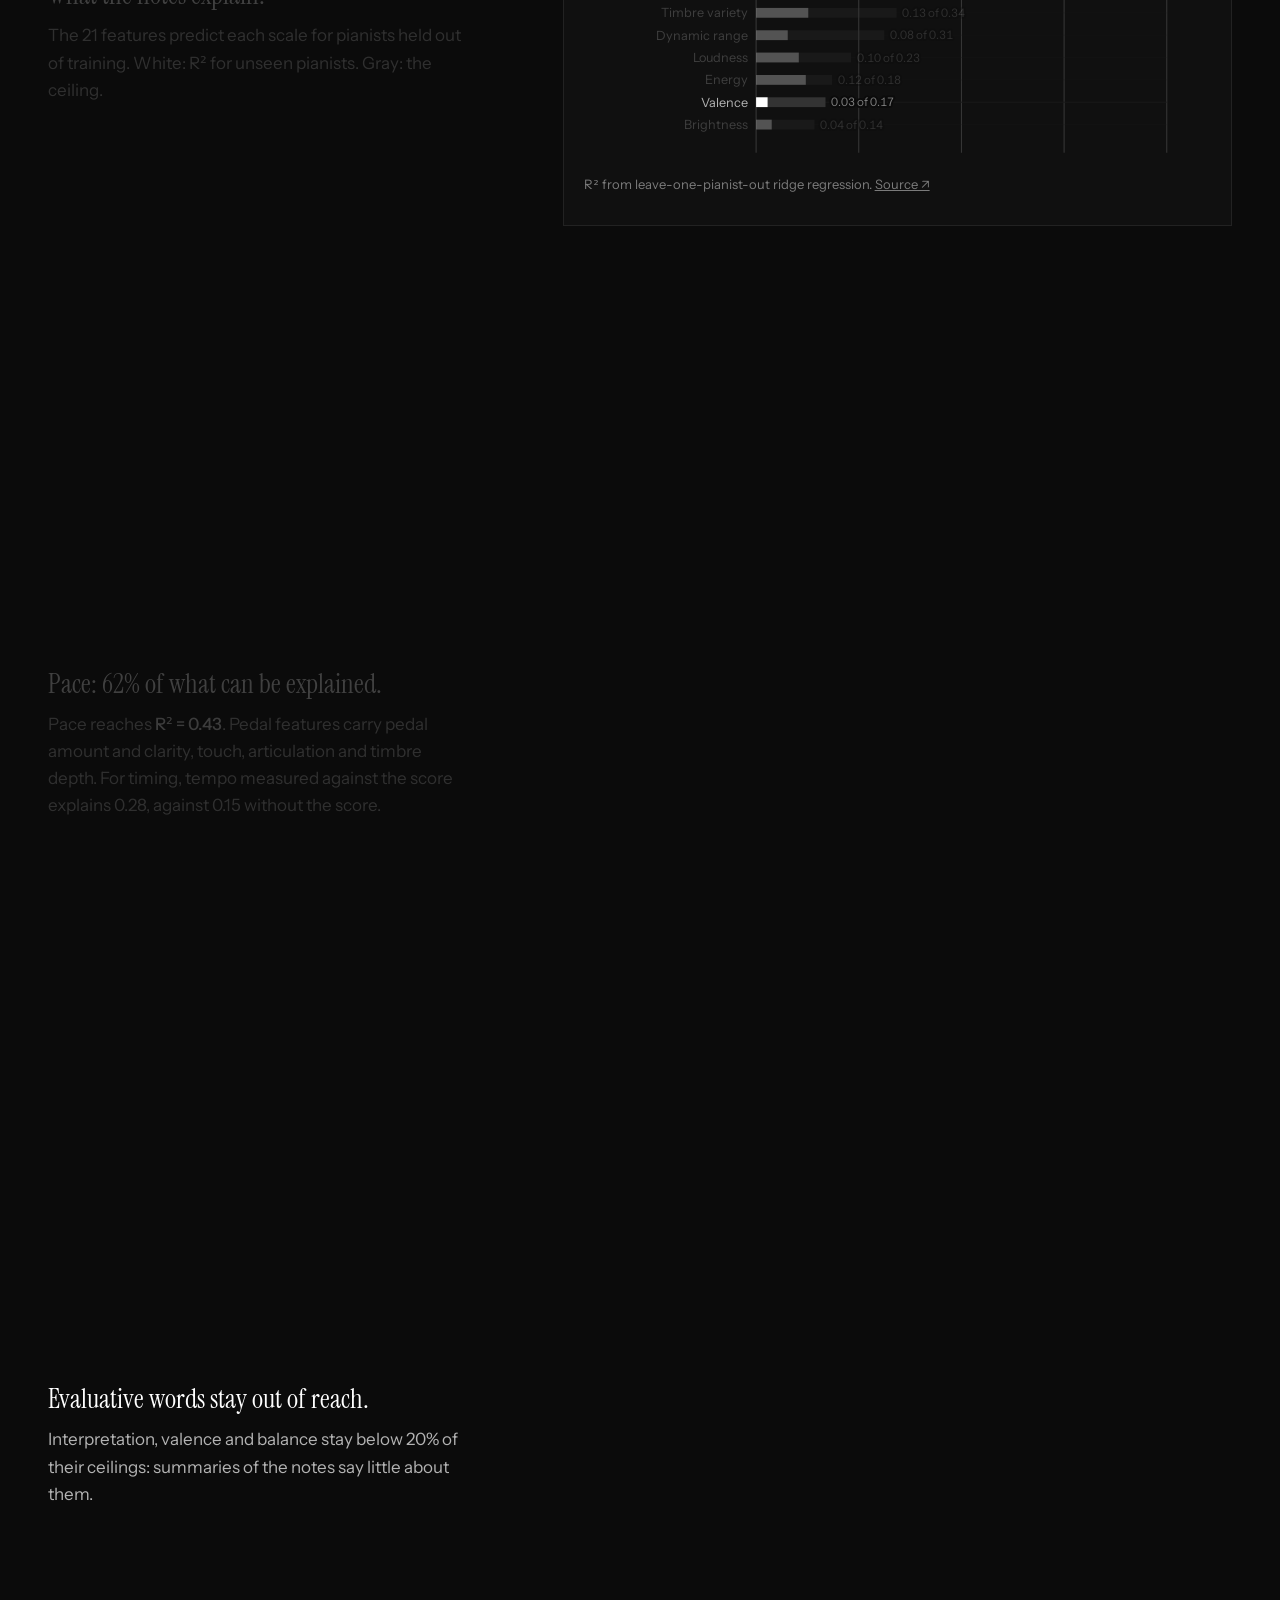
<file: projects/beyond-words/index.html>
<!doctype html>
<html lang="en">
<head>
<meta charset="utf-8">
<meta name="viewport" content="width=device-width, initial-scale=1">
<meta name="color-scheme" content="dark">
<title>Beyond Words · Qing (Arya) Zhong</title>
<meta name="description" content="A short research article on expert piano ratings: which differences between pianists the 19 rating scales capture, which consistent playing habits they miss, five findings, and a listening room to compare pianists and rate one yourself.">
<link rel="canonical" href="https://aryaqzhong.github.io/projects/beyond-words/">
<meta property="og:type" content="article">
<meta property="og:title" content="Beyond Words: what expert piano ratings capture, and what they miss">
<meta property="og:description" content="Different pianists, the same notes: which of their differences expert ratings capture, and which consistent playing habits they miss.">
<meta property="og:url" content="https://aryaqzhong.github.io/projects/beyond-words/">
<link rel="icon" href="data:image/svg+xml,%3Csvg xmlns='http://www.w3.org/2000/svg' viewBox='0 0 100 100'%3E%3Ctext x='50' y='80' font-size='84' text-anchor='middle'%3E%E2%9C%A6%3C/text%3E%3C/svg%3E">
<link rel="preconnect" href="https://fonts.googleapis.com">
<link rel="preconnect" href="https://fonts.gstatic.com" crossorigin>
<link rel="stylesheet" href="https://fonts.googleapis.com/css2?family=Instrument+Sans:wght@400..600&family=Instrument+Serif:ital@0;1&display=swap">
<link rel="stylesheet" href="../assets/explainer.css">
<link rel="stylesheet" href="bw.css">
</head>
<body class="bw">
<header class="xbar">
  <a class="home" href="/">aryaqzhong <span>/ Beyond Words</span></a>
  <p class="where" data-start="Beyond Words" aria-live="off"></p>
  <div class="right">
    <button class="toc-btn" type="button" aria-expanded="false" aria-controls="toc">contents</button>
    <span class="pct">0%</span>
  </div>
  <span class="xprogress" aria-hidden="true"></span>
</header>
<nav class="toc" id="toc" aria-label="Contents">
  <a href="#background"><span>1</span>Background and motivation</a>
  <a href="#question"><span>2</span>Research question</a>
  <a href="#significance"><span>3</span>Significance</a>
  <a href="#method"><span>4</span>Method</a>
  <a href="#data"><span>5</span>Data and experimental design</a>
  <a href="#results"><span>6</span>Results</a>
  <a href="#conclusion"><span>7</span>Conclusion</a>
  <a href="#explore"><span>8</span>Listen and rate</a>
</nav>

<main>
  <section class="hero">
    <canvas aria-hidden="true"></canvas>
    <div class="hero-text">
      <p class="kicker">Personal research project · 2026</p>
      <h1>Beyond Words</h1>
      <p class="sub">When pianists play the same notes, which of their differences do experts’ words capture, and which consistent playing habits do they miss?</p>
      <p class="meta"><span>Qing (Arya) Zhong</span><a href="#abstract">read the study ↓</a><a href="#explore">listening room ↓</a><a href="https://github.com/aryaqzhong/BeyondWords-Piano">code ↗</a></p>
    </div>
    <span class="cue" aria-hidden="true"></span>
  </section>

  <section class="front" id="abstract" data-label="Abstract">
    <div class="abstract">
      <h4>Abstract</h4>
      <div>
        <p>Piano performances are judged in words such as “bright–dark” or “dry–wet pedal”, and perception models are trained on those ratings. Using PercePiano<a class="bcite" href="#ref-1">1</a>, I compare <strong>different pianists playing the same notes</strong> and ask what its 19 rating scales capture and what they miss. Experts reliably separate pianists on pedaling, pace and timing, but barely on brightness or loudness. Interpretable MIDI features explain up to 62% of what is explainable. Two playing habits recur for each pianist, yet <strong>no scale and no single expert predicts them</strong>, and an open piano renderer drops one of them entirely. Four of the 19 scales recover most of what all 19 measure.</p>
        <div class="keynums">
          <div><b>62%</b><span>of what is explainable in pace, captured by playing features</span></div>
          <div><b>2</b><span>consistent playing habits that no scale predicts</span></div>
          <div><b>0 of 47</b><span>experts whose own ratings track soft-pedal use</span></div>
          <div><b>4 of 19</b><span>scales recover 91% of what all 19 measure</span></div>
        </div>
      </div>
    </div>
    <div class="contents">
      <h4>Contents</h4>
      <div>
        <ol>
          <li><a href="#background"><span>1</span>Background and motivation</a></li>
          <li><a href="#question"><span>2</span>Research question</a></li>
          <li><a href="#significance"><span>3</span>Significance</a></li>
          <li><a href="#method"><span>4</span>Method</a></li>
          <li><a href="#data"><span>5</span>Data and experimental design</a></li>
          <li><a href="#results"><span>6</span>Results: five findings</a></li>
          <li><a href="#conclusion"><span>7</span>Conclusion and limitations</a></li>
          <li><a href="#explore"><span>8</span>Listen and rate</a></li>
        </ol>
        <p class="side">Figures follow your scrolling. Those marked <span class="try">try it</span> respond to your input: Fig. 3, 6, 8 and 9.</p>
      </div>
    </div>
  </section>

  <section class="chapter" id="background" data-label="1 · Background">
    <div class="prose">
      <p class="label">1 · Background and motivation</p>
      <h2>Nineteen words for one performance</h2>
      <p>Competitions, teachers and listening studies describe piano playing in words. PercePiano<a class="bcite" href="#ref-1">1</a> turned this into data: experts rated performances from the Yamaha e-Competition on 19 seven-point scales, and models are trained to predict those ratings from the playing<a class="bcite" href="#ref-2">2</a>.</p>
    </div>
    <div class="pairs" aria-hidden="true"><div class="track"><span>stable<i>—</i><b>unstable</b></span><span>short<i>—</i><b>long</b></span><span>cushioned<i>—</i><b>solid</b></span><span>dry<i>—</i><b>wet</b></span><span>clean<i>—</i><b>blurred</b></span><span>even<i>—</i><b>colorful</b></span><span>shallow<i>—</i><b>rich</b></span><span>bright<i>—</i><b>dark</b></span><span>soft<i>—</i><b>loud</b></span><span>sophisticated<i>—</i><b>raw</b></span><span>small<i>—</i><b>large</b></span><span>fast<i>—</i><b>slow</b></span><span>flat<i>—</i><b>spacious</b></span><span>unbalanced<i>—</i><b>balanced</b></span><span>pure<i>—</i><b>dramatic</b></span><span>pleasant<i>—</i><b>dark</b></span><span>low<i>—</i><b>high</b></span><span>honest<i>—</i><b>imaginative</b></span><span>doubtful<i>—</i><b>convincing</b></span><span class="dup">stable<i>—</i><b>unstable</b></span><span class="dup">short<i>—</i><b>long</b></span><span class="dup">cushioned<i>—</i><b>solid</b></span><span class="dup">dry<i>—</i><b>wet</b></span><span class="dup">clean<i>—</i><b>blurred</b></span><span class="dup">even<i>—</i><b>colorful</b></span><span class="dup">shallow<i>—</i><b>rich</b></span><span class="dup">bright<i>—</i><b>dark</b></span><span class="dup">soft<i>—</i><b>loud</b></span><span class="dup">sophisticated<i>—</i><b>raw</b></span><span class="dup">small<i>—</i><b>large</b></span><span class="dup">fast<i>—</i><b>slow</b></span><span class="dup">flat<i>—</i><b>spacious</b></span><span class="dup">unbalanced<i>—</i><b>balanced</b></span><span class="dup">pure<i>—</i><b>dramatic</b></span><span class="dup">pleasant<i>—</i><b>dark</b></span><span class="dup">low<i>—</i><b>high</b></span><span class="dup">honest<i>—</i><b>imaginative</b></span><span class="dup">doubtful<i>—</i><b>convincing</b></span></div></div>
    <div class="prose">
      <p>A model can only learn what the ratings contain, and two things about them are unknown. Some scales may be mostly <strong>rating noise</strong>, which no model can learn. And pianists may differ in ways <strong>no scale describes</strong>, which a model trained on the ratings never learns.</p>
    </div>
    <div class="bw-lit" role="table" aria-label="Prior work">
      <div class="row head" role="row"><span role="columnheader">Work</span><span role="columnheader">What it showed</span><span role="columnheader">Used here as</span></div>
      <div class="row" role="row"><span role="cell">Park et al. 2024<a class="bcite" href="#ref-1">1</a></span><span role="cell">PercePiano: 19 descriptor scales rated by experts; a single rater agrees with the others at 0.16–0.42.</span><span role="cell">the data and the vocabulary</span></div>
      <div class="row" role="row"><span role="cell">Bai et al. 2026<a class="bcite" href="#ref-2">2</a></span><span role="cell">Predict the ratings from audio models and score-aligned MIDI; study where raters disagree.</span><span role="cell">the closest analysis; here every feature stays interpretable</span></div>
      <div class="row" role="row"><span role="cell">Kuromiya et al. 2025<a class="bcite" href="#ref-3">3</a></span><span role="cell">Touch, such as key acceleration, shapes perceived timbre, and MIDI does not record it.</span><span role="cell">a known limit of MIDI features</span></div>
    </div>
    <div class="prose"><p class="bridge">Prior work predicts the ratings. This project also asks the reverse question: which consistent differences between pianists do the ratings leave out?</p></div>
  </section>

  <section class="chapter" id="question" data-label="2 · Research question">
    <div class="prose">
      <p class="label">2 · Research question</p>
      <h2>What do the words capture, and what do they miss?</h2>
      <p class="rq">When different pianists play the same notes, which of their differences do expert ratings capture, and which consistent differences do they miss?</p>
    </div>
    <div class="bw-rqs">
      <div><b>RQ1</b><h3>Reliability</h3><p>How consistently do experts separate pianists on each scale?</p></div>
      <div><b>RQ2</b><h3>Capture</h3><p>Which measurable playing features explain each scale?</p></div>
      <div><b>RQ3</b><h3>Blind spots</h3><p>Which habits are consistent for a pianist, yet predicted by no scale?</p></div>
    </div>
  </section>

  <section class="chapter tight" id="significance" data-label="3 · Significance">
    <div class="prose">
      <p class="label">3 · Significance</p>
      <h2>Know what a rating can carry</h2>
      <p>Rating scales connect how music is played with how it is heard. Their limits matter to anyone who builds on them.</p>
    </div>
    <div class="bw-why">
      <div><h3>Perception models</h3><p>A scale’s noise ceiling bounds any model trained on it, and a habit outside the vocabulary is never learned.</p></div>
      <div><h3>Questionnaire design</h3><p>Fewer, reliable scales save the raters’ time, if the short form keeps the signal.</p></div>
      <div><h3>Listening studies</h3><p>A blind spot becomes a testable hypothesis, as long as the playback reproduces the cue.</p></div>
    </div>
  </section>

  <section class="chapter" id="method" data-label="4 · Method">
    <div class="prose">
      <p class="label">4 · Method</p>
      <h2>Hold the notes, compare the playing</h2>
      <aside class="side"><span class="k">Noise ceiling</span>The share of the rating differences between pianists in a passage that is not rating noise: the most any model of that scale can explain.</aside>
      <p>Every analysis compares pianists who played the <strong>same passage</strong>, so differences in the notes cannot explain differences in the ratings. From there the study works in two directions, each tested on pianists the model has not seen.</p>
    </div>
  </section>

  <div class="scrolly" data-scene="method">
    <div class="steps">
      <div class="step" data-label="4 · Method" data-nav="method"><div>
        <p class="label">1 / 4 · Design</p>
        <h3>Same notes, different playing.</h3>
        <p>About twelve pianists play each passage. The notes are identical; timing, loudness and the two pedals are not. Features and ratings are compared within the passage.</p>
      </div></div>
      <div class="step" data-label="4 · Method" data-nav="method"><div>
        <p class="label">2 / 4 · Noise ceiling</p>
        <h3>First: how much of a rating is signal?</h3>
        <p>A rater model removes each expert’s leniency. The agreement that remains is the <strong>noise ceiling</strong>, the bar every later result is measured against.</p>
      </div></div>
      <div class="step" data-label="4 · Method" data-nav="method"><div>
        <p class="label">3 / 4 · Direction A</p>
        <h3>Which features explain each scale?</h3>
        <p><strong>21 interpretable MIDI features</strong>, such as tempo against the score, sustain depth and key velocity, predict each scale in ridge regression, with each pianist held out in turn.</p>
      </div></div>
      <div class="step" data-label="4 · Method" data-nav="method"><div>
        <p class="label">4 / 4 · Direction B</p>
        <h3>Which habits does no scale predict?</h3>
        <p>Reversed, the 19 ratings predict each playing habit. A habit is a <strong>blind spot</strong> if it is consistent for a pianist (performer ICC ≥ 0.30) but not predicted (R² ≤ 0.10). The rule was fixed before the results were seen.</p>
      </div></div>
    </div>
    <div class="stage"><div class="sheet">
      <p class="fig"><span>Fig. 1</span><span>same notes, two directions</span></p>
      <div class="big" aria-live="polite"></div>
      <div class="viz"><svg role="img" aria-label="Four pianists playing the same notes with different timing, loudness and pedaling; below, playing features and rating scales linked in two directions."></svg></div>
      <p class="cap">Schematic piano rolls; the numbers in the boxes are the study’s results. <a href="https://github.com/aryaqzhong/BeyondWords-Piano/blob/main/reports/feature_dictionary.md">Feature definitions ↗</a></p>
    </div></div>
  </div>

  <section class="chapter" id="data" data-label="5 · Data and design">
    <div class="prose">
      <p class="label">5 · Data and experimental design</p>
      <h2>PercePiano, rebuilt from single ratings</h2>
      <p>PercePiano<a class="bcite" href="#ref-1">1</a> holds MIDI performances by 20 pianists from the Yamaha e-Competition. Each of 99 short passages from Beethoven and Schubert is played by about twelve of them, and each performance was rated by 9–10 experts.</p>
    </div>
    <div class="figures">
      <div><b data-count="20">20</b><span>pianists</span></div>
      <div><b data-count="99">99</b><span>passages</span></div>
      <div><b data-count="19">19</b><span>rating scales</span></div>
      <div><b data-count="1073">1,073</b><span>performances</span></div>
    </div>
    <div class="prose">
      <aside class="side"><span class="k">Performer ICC</span>How consistent a habit is for one pianist across passages: the share of its variance that belongs to the pianist.</aside>
      <p>Before any modeling, the labels were rebuilt from the individual ratings:</p>
      <ul class="tight">
        <li><b>“I don’t know” answers</b> count as missing, not as a rating.</li>
        <li><b>Repeated submissions</b> by one rater count once; 3,060 rater–performance pairs had repeats.</li>
        <li><b>Two separate rater pools</b> rated different works, so every comparison stays within a passage.</li>
      </ul>
    </div>
    <div class="bw-table" role="region" aria-label="Experiments" tabindex="0">
      <table>
        <caption><span class="fig">Table 1</span>Five questions, one analysis each. Results follow in the same order.</caption>
        <thead><tr><th scope="col"></th><th scope="col">Question</th><th scope="col">Analysis</th><th scope="col">Measure</th></tr></thead>
        <tbody>
          <tr><td>6.1</td><td>How consistently do experts separate pianists?</td><td>rater model: passage plus each rater’s leniency</td><td>noise ceiling per scale</td></tr>
          <tr><td>6.2</td><td>What in the playing explains each scale?</td><td>21 MIDI features, ridge regression, pianists held out</td><td>R² against the ceiling</td></tr>
          <tr><td>6.3</td><td>Which consistent habits do the scales miss?</td><td>the 19 ratings predict each habit; repeated per expert</td><td>performer ICC and R², rule fixed in advance</td></tr>
          <tr><td>6.4</td><td>Could the experts have heard them?</td><td>render each performance with and without each pedal</td><td>sample-identical renders</td></tr>
          <tr><td>6.5</td><td>Do fewer scales suffice?</td><td>scales chosen on training pieces, scored on 20 held-out piece groups</td><td>share of the 19-scale gain</td></tr>
        </tbody>
      </table>
    </div>
    <div class="prose">
      <details class="more">
        <summary>Analysis details</summary>
        <ul>
          <li>Features: 17 performance features from the MIDI and 4 tempo features aligned to the score; note count and duration as controls.</li>
          <li>Leave-one-pianist-out cross-validation; passage means of features and ratings come from the training pianists only.</li>
          <li>95% intervals from a bootstrap over passages.</li>
          <li>Blind-spot rule: performer ICC ≥ 0.30 with its lower bound ≥ 0.20, and R² ≤ 0.10 with its upper bound ≤ 0.20. Pedal changes were counted three ways.</li>
          <li>Per-expert tests hold out pianists, use within-passage permutations and correct for false discoveries across experts. <a href="https://github.com/aryaqzhong/BeyondWords-Piano/blob/main/reports/data_audit.md">Data audit ↗</a> · <a href="https://github.com/aryaqzhong/BeyondWords-Piano/blob/main/reports/gap_analysis.md">Blind-spot screen ↗</a></li>
        </ul>
      </details>
    </div>
  </section>

  <section class="chapter" id="results" data-label="6.1 · Results · reliability">
    <div class="prose">
      <p class="label">6 · Results</p>
      <h2>Five findings</h2>
      <p>Each part answers one row of Table 1 and opens with its finding.</p>
      <h3 class="sub"><span>6.1</span>What experts agree on</h3>
      <p class="finding"><span class="k">Finding 1</span>Experts reliably separate pianists on pedaling, pace and timing, with noise ceilings of <strong>0.62–0.83</strong>, but barely on brightness, valence, energy and loudness, at <strong>0.14–0.23</strong>.</p>
    </div>
  </section>

  <div class="scrolly" data-scene="ceiling">
    <div class="steps">
      <div class="step" data-label="6.1 · Results · reliability" data-nav="results"><div>
        <h3>Nineteen scales for one performance.</h3>
        <p>Each performance was rated by 9–10 experts on every scale, from pedal amount and pace to interpretation and valence.</p>
      </div></div>
      <div class="step" data-label="6.1 · Results · reliability" data-nav="results"><div>
        <h3>Raw agreement varies widely.</h3>
        <p>How consistently the experts separate pianists within a passage ranges from near zero to about 0.8, before any correction.</p>
      </div></div>
      <div class="step" data-label="6.1 · Results · reliability" data-nav="results"><div>
        <h3>With leniency removed.</h3>
        <p>The ceiling is <strong>0.62–0.83</strong> for pedal, pace and timing, and only <strong>0.14–0.23</strong> for brightness, valence, energy and loudness. On those four, a rating says little about the pianist.</p>
      </div></div>
    </div>
    <div class="stage"><div class="sheet">
      <p class="fig"><span>Fig. 2</span><span>the noise ceiling of each scale</span></p>
      <div class="big" aria-live="polite"></div>
      <div class="viz"><svg role="img" aria-label="For each of the 19 scales: raw within-passage agreement, then the noise ceiling after removing rater leniency."></svg></div>
      <p class="cap">Within-passage reliability per scale. <a href="https://github.com/aryaqzhong/BeyondWords-Piano/blob/main/reports/reliability.md">Source ↗</a></p>
    </div></div>
  </div>

  <section class="chapter tight" id="raters" data-label="6.1 · Results · reliability" data-nav="results">
    <div class="prose">
      <p>Part of the noise is simply the number of raters. The dataset paper reports reliabilities of 0.92–0.98, which by the Spearman–Brown formula correspond to about <strong>63 raters</strong> per performance. A performance actually has 9–10.</p>
    </div>
  </section>

  <figure class="bfig" id="lab-raters">
    <div class="frame">
      <p class="ftag"><span><span class="try">try it</span>Fig. 3 · how many raters?</span><span>drag the number of raters</span></p>
      <div class="ctl">
        <label>raters per performance <input type="range" min="2" max="64" step="1" value="10" data-role="k" aria-label="Raters per performance"><output data-out="k">10</output></label>
        <span class="seg" data-role="preset" aria-label="Presets"></span>
      </div>
      <div class="xread" data-role="read"></div>
      <div class="svg-box tall"><svg role="img" aria-label="Interactive: for each scale, the noise in one performance's mean rating relative to the typical difference between two pianists, at the chosen number of raters."></svg></div>
      <p class="hover" data-role="hover"></p>
    </div>
    <figcaption><span class="fig">Fig. 3</span><b>How many raters?</b> Each bar is the uncertainty of one performance’s mean rating divided by the typical true difference between two pianists on that scale. Beyond the line, noise is larger than the difference, so single performances cannot be compared. Noise shrinks with the square root of the number of raters.</figcaption>
  </figure>

  <section class="chapter tight" id="capture" data-label="6.2 · Results · capture" data-nav="results">
    <div class="prose">
      <h3 class="sub"><span>6.2</span>What the playing explains</h3>
      <p class="finding"><span class="k">Finding 2</span>Playing features explain pace and pedaling best: pace reaches R² = <strong>0.43</strong>, 62% of its ceiling. Interpretation, valence and balance stay below 20% of theirs.</p>
    </div>
  </section>

  <div class="scrolly" data-scene="mapping">
    <div class="steps">
      <div class="step" data-label="6.2 · Results · capture" data-nav="results"><div>
        <h3>What the notes explain.</h3>
        <p>The 21 features predict each scale for pianists held out of training. White: R² for unseen pianists. Gray: the ceiling.</p>
      </div></div>
      <div class="step" data-label="6.2 · Results · capture" data-nav="results"><div>
        <h3>Pace: 62% of what can be explained.</h3>
        <p>Pace reaches <strong>R² = 0.43</strong>. Pedal features carry pedal amount and clarity, touch, articulation and timbre depth. For timing, tempo measured against the score explains 0.28, against 0.15 without the score.</p>
      </div></div>
      <div class="step" data-label="6.2 · Results · capture" data-nav="results"><div>
        <h3>Evaluative words stay out of reach.</h3>
        <p>Interpretation, valence and balance stay below 20% of their ceilings: summaries of the notes say little about them.</p>
      </div></div>
    </div>
    <div class="stage"><div class="sheet">
      <p class="fig"><span>Fig. 4</span><span>what the playing explains</span></p>
      <div class="big" aria-live="polite"></div>
      <div class="viz"><svg role="img" aria-label="For each of the 19 scales: the noise ceiling and the variance explained by MIDI features for unseen pianists."></svg></div>
      <p class="cap">R² from leave-one-pianist-out ridge regression. <a href="https://github.com/aryaqzhong/BeyondWords-Piano/blob/main/reports/mapping.md">Source ↗</a></p>
    </div></div>
  </div>

  <section class="chapter tight" id="blind" data-label="6.3 · Results · blind spots" data-nav="results">
    <div class="prose">
      <h3 class="sub"><span>6.3</span>What the words miss</h3>
      <p class="finding"><span class="k">Finding 3</span>Two habits are consistent for each pianist yet invisible in the ratings: <strong>soft-pedal use</strong> and <strong>pedal re-articulation</strong>, with performer ICC ≈ 0.31 and R² ≈ 0. No single expert’s ratings track soft-pedal use.</p>
    </div>
  </section>

  <div class="scrolly" data-scene="blind">
    <div class="steps">
      <div class="step" data-label="6.3 · Results · blind spots" data-nav="results"><div>
        <h3>Most habits leave a trace.</h3>
        <p>Tempo against the score, sustain depth and key velocity are consistent for a pianist and well predicted from the ratings.</p>
      </div></div>
      <div class="step" data-label="6.3 · Results · blind spots" data-nav="results"><div>
        <h3>Two do not.</h3>
        <p><strong>Soft-pedal use</strong> and <strong>pedal re-articulation</strong>, how often the sustain pedal is changed, recur across passages, yet the 19 ratings predict neither.</p>
      </div></div>
      <div class="step" data-label="6.3 · Results · blind spots" data-nav="results"><div>
        <h3>Not even a minority of experts.</h3>
        <p>For each of 47 experts separately, their own ratings predict tempo for 35 and sustain depth for 26, but pedal re-articulation for 3 and soft-pedal use for none.</p>
      </div></div>
    </div>
    <div class="stage"><div class="sheet">
      <p class="fig"><span>Fig. 5</span><span>habits and the jury</span></p>
      <div class="big" aria-live="polite"></div>
      <div class="viz"><svg role="img" aria-label="Performance habits by performer consistency and by how well the ratings predict them; then, per expert, whether their ratings predict each habit."></svg></div>
      <p class="cap">Out-of-fold R² from the 19 ratings. Per-expert tests use held-out pianists and within-passage permutations. <a href="https://github.com/aryaqzhong/BeyondWords-Piano/blob/main/reports/individual_differences.md">Source ↗</a></p>
    </div></div>
  </div>

  <figure class="bfig" id="lab-screen">
    <div class="frame">
      <p class="ftag"><span><span class="try">try it</span>Fig. 6 · the blind-spot screen</span><span>move the two thresholds</span></p>
      <div class="ctl">
        <label>consistent if ICC ≥ <input type="range" min="0.15" max="0.40" step="0.01" value="0.30" data-role="icc" aria-label="Minimum performer ICC"><output data-out="icc">0.30</output></label>
        <label>unpredicted if R² ≤ <input type="range" min="0.02" max="0.30" step="0.01" value="0.10" data-role="r2" aria-label="Maximum R squared"><output data-out="r2">0.10</output></label>
        <label><input type="checkbox" data-role="ci" checked> require the 95% bounds too</label>
        <span class="seg"><button type="button" data-role="reset" aria-pressed="true">pre-registered rule</button></span>
      </div>
      <div class="xread" data-role="read"></div>
      <div class="svg-box"><svg role="img" aria-label="Interactive: playing habits by performer ICC and by R squared from the ratings, with the blind-spot region set by the chosen thresholds."></svg></div>
      <p class="hover" data-role="hover"></p>
    </div>
    <figcaption><span class="fig">Fig. 6</span><b>The blind-spot screen.</b> Each dot is one of 19 playing habits. A habit lands in the shaded region if it is consistent for a pianist and the ratings do not predict it; with the bounds required, the lower end of its ICC interval must clear the threshold minus 0.10 and the upper end of its R² interval must stay below the threshold plus 0.10. Hover a dot for its intervals.</figcaption>
  </figure>

  <section class="chapter tight" id="render" data-label="6.4 · Results · playback" data-nav="results">
    <div class="prose">
      <h3 class="sub"><span>6.4</span>The playback can drop the cue</h3>
      <p class="finding"><span class="k">Finding 4</span>The experts heard a virtual-piano rendering of the MIDI. An open renderer ignores the soft pedal completely: <strong>711 of 734</strong> renders come out sample-identical without it.</p>
      <p>The ratings do not reflect the two habits. That does not mean listeners cannot hear them.</p>
    </div>
  </section>

  <div class="scrolly" data-scene="render">
    <div class="steps">
      <div class="step" data-label="6.4 · Results · playback" data-nav="results"><div>
        <h3>734 performances, rendered twice.</h3>
        <p>Every performance with soft-pedal events was rendered as played, and again with all soft-pedal events removed (FluidSynth, Yamaha C5 grand samples).</p>
      </div></div>
      <div class="step" data-label="6.4 · Results · playback" data-nav="results"><div>
        <h3>711 come out sample-identical.</h3>
        <p>The other 23 match up to where the shorter file ends. A playback chain can silently remove the very cue of a blind spot.</p>
      </div></div>
      <div class="step" data-label="6.4 · Results · playback" data-nav="results"><div>
        <h3>The sustain pedal is different.</h3>
        <p>Removing the sustain pedal instead changes <strong>666</strong> of the 734 renders. Where audio carries real information it adds to MIDI: R² for dynamic range rises from 0.08 to 0.15.</p>
      </div></div>
    </div>
    <div class="stage"><div class="sheet">
      <p class="fig"><span>Fig. 7</span><span>a contact sheet of renders</span></p>
      <div class="big" aria-live="polite"></div>
      <div class="viz"><svg role="img" aria-label="One square per rendered performance: identical or changed after removing a pedal."></svg></div>
      <p class="cap">Squares are counts, not specific performances. White: sample-identical; gray: identical until the shorter file ends; dark: changed. <a href="https://github.com/aryaqzhong/BeyondWords-Piano/blob/main/reports/audio_features.md">Source ↗</a></p>
    </div></div>
  </div>

  <section class="chapter tight" id="short" data-label="6.5 · Results · short form" data-nav="results">
    <div class="prose">
      <h3 class="sub"><span>6.5</span>Four scales carry most of the signal</h3>
      <p class="finding"><span class="k">Finding 5</span>Pedal amount, interpretation, timing and pace recover <strong>91%</strong> of what all 19 scales measure about the experts’ consensus. Chosen on training pieces only, the same four are selected in all 25 held-out folds.</p>
      <p>Several scales are interchangeable at the consensus level: space, drama, imagination and timbre variety correlate at about 1. The questionnaire measures fewer distinct qualities than it has scales.</p>
    </div>
  </section>

  <figure class="bfig" id="lab-short">
    <div class="frame">
      <p class="ftag"><span><span class="try">try it</span>Fig. 8 · how many scales?</span><span>add scales one at a time</span></p>
      <div class="ctl">
        <label>scales kept <input type="range" min="1" max="8" step="1" value="4" data-role="k" aria-label="Number of scales kept"><output data-out="k">4</output></label>
      </div>
      <div class="xread" data-role="read"></div>
      <div class="svg-box short"><svg role="img" aria-label="Interactive: share of the 19-scale consensus recovered as scales are added in the order chosen from the data."></svg></div>
      <ol class="picks" data-role="picks" aria-label="Scales in the order they are added"></ol>
    </div>
    <figcaption><span class="fig">Fig. 8</span><b>How many scales?</b> Scales are added in the order that recovers the most consensus variance, estimated after separating the experts’ consensus from rating noise. On held-out pieces the four keep 95% of the 19-scale gain, with a wide interval (45–100%), because two Schubert movements carry most of the signal. <a href="https://github.com/aryaqzhong/BeyondWords-Piano/blob/main/reports/short_form_validation.md">Validation ↗</a></figcaption>
  </figure>

  <section class="chapter" id="conclusion" data-label="7 · Conclusion">
    <div class="prose">
      <p class="label">7 · Conclusion</p>
      <h2>The words hear the pedal and the pace; two habits slip through</h2>
    </div>
    <div class="bw-ledger" aria-label="Research questions and answers">
      <div><b>RQ1</b><p>How consistently do experts separate pianists?</p><p class="r">Reliably on pedaling, pace and timing; barely on brightness, valence, energy and loudness. With 9–10 raters, 11 scales cannot compare single performances.</p></div>
      <div><b>RQ2</b><p>What in the playing explains each scale?</p><p class="r">Tempo and pedal features explain pace and the pedal scales, up to 62% of the ceiling; evaluative scales stay below 20%.</p></div>
      <div><b>RQ3</b><p>Which consistent habits do the scales miss?</p><p class="r">Soft-pedal use and pedal re-articulation: predicted by no scale and by no single expert, and a renderer can remove the first entirely.</p></div>
    </div>
    <div class="prose">
      <p>For anyone who evaluates performances in words or trains models on the ratings: check each scale’s ceiling before modeling, consider a short form of four scales, and test habits outside the vocabulary with listeners, on a playback chain that reproduces them.</p>
      <h3 class="sub"><span>7.1</span>Limitations</h3>
      <dl class="bw-limits">
        <dt>One dataset</dt><dd>19 scales, 20 pianists and three works, with one rater pool per work.</dd>
        <dt>MIDI, not sound</dt><dd>MIDI does not record touch such as key acceleration<a class="bcite" href="#ref-3">3</a>, and the experts’ rendering is not public.</dd>
        <dt>Ratings, not perception</dt><dd>A blind spot shows what the ratings do not reflect, not what listeners cannot hear.</dd>
        <dt>Internal validation</dt><dd>The short form was checked on held-out pieces of the same dataset, and its intervals are wide.</dd>
      </dl>
      <h3 class="sub"><span>7.2</span>Next: a listening test</h3>
      <p>A paired test can settle what the ratings cannot. Listeners rate the same performance twice, as played and with only the pedal changed. Power was simulated with listeners and stimuli both random<a class="bcite" href="#ref-4">4</a> and with PercePiano’s own rating noise.</p>
    </div>
    <figure class="bfig" id="lab-power">
      <div class="frame">
        <p class="ftag"><span><span class="try">try it</span>Fig. 9 · plan the test</span><span>pick a scale and a design</span></p>
        <div class="ctl">
          <span class="seg" data-role="scale" aria-label="Target scale"></span>
          <span class="seg" data-role="stim" aria-label="Stimulus pairs"></span>
        </div>
        <div class="xread" data-role="read"></div>
        <div class="svg-box short"><svg role="img" aria-label="Interactive: simulated power of the planned listening test against the number of listeners."></svg></div>
      </div>
      <figcaption><span class="fig">Fig. 9</span><b>Plan the test.</b> Simulated power against the number of listeners. The effect is half the typical difference between pianists on the target scale; quasi-F test, two-sided α = 0.05. The test is designed and powered, not yet run. <a href="https://github.com/aryaqzhong/BeyondWords-Piano/blob/main/reports/listening_test_design.md">Design ↗</a></figcaption>
    </figure>
  </section>

  <section class="chapter room-wrap" id="explore" data-label="8.1 · The listening room">
    <div class="prose">
      <p class="label">8 · Listen and rate</p>
      <h2>The listening room</h2>
      <p>Pick a passage and two pianists who played it. Their piano rolls load from the PercePiano repository, play through a sampled grand, and sit next to how the experts rated them and where their playing differs. The example pairs were rated alike, yet differ clearly in one of the habits the ratings miss.</p>
    </div>
    <div class="room" id="room">
      <aside>
        <section class="rbox"><h3><b>a</b>Passage</h3><select id="rm-passage" aria-label="Passage"></select><p class="sub" id="rm-passage-sub"></p></section>
        <section class="rbox"><h3><b>b</b>Two pianists</h3><div class="chips" id="rm-pianists" aria-label="Pianists"></div></section>
        <section class="rbox"><h3><b>c</b>Rated alike, played differently</h3><div class="ex" id="rm-examples"></div></section>
      </aside>
      <div class="main">
        <div class="summary" id="rm-summary"><div><b class="txt">Loading the ratings…</b><span>1,073 performances, 19 scales</span></div></div>
        <h3><b>d</b>What they played <span class="legend">notes shaded by key velocity · sustain pedal solid · soft pedal dashed</span></h3>
        <div class="roll" id="roll-a"></div>
        <div class="roll" id="roll-b"></div>
        <h3><b>e</b>How the experts rated them <span class="legend">A − B, in units of the typical difference between two pianists · band ±1 · 95% CI</span></h3>
        <div class="chart" id="rm-ratings"></div>
        <h3><b>f</b>Where their playing differs most <span class="legend">A − B in within-passage standard deviations · white: blind-spot candidates</span></h3>
        <div class="chart" id="rm-features"></div>
        <p class="figcap"><span class="fig">Fig. 10</span> <b>The listening room.</b> <i>a</i>, one of 99 passages from three works. <i>b</i>, the pianists who played it; the first pick is A, the second B. <i>c</i>, pairs the experts rated alike that differ most in soft-pedal use, pedal changes, melody lead or melody overlap, and the clearest contrasts on four scales. <i>d</i>, notes with the sustain pedal (solid) and soft pedal (dashed) below; playback uses a sampled grand (Salamander, CC BY 3.0) with the sustain pedal applied to note lengths. Soft pedal and half-pedaling are not rendered, and the experts heard a different rendering. <i>e</i>, rating differences adjusted for each rater’s leniency; gray rows have too few raters to compare single performances. <i>f</i>, the ten largest differences among 23 MIDI features.</p>
      </div>
    </div>
  </section>

  <section class="chapter tight" id="rate-ch" data-label="8.2 · Rate one yourself" data-nav="explore">
    <div class="prose">
      <h3 class="sub"><span>8.2</span>Rate one yourself</h3>
      <p>Listen first. The pianist and the experts’ ratings stay hidden until you have answered on the four scales of the short form. Then see where the experts placed it, and how far a single expert typically lands from their mean.</p>
    </div>
    <div class="rate" id="rate">
      <aside>
        <section class="rbox rate-head"><h3><b>g</b>The performance</h3><p class="rp" id="rate-passage">…</p>
          <div class="rate-actions"><button id="rate-play" class="rbtn primary" type="button" disabled>▶ Play</button><button id="rate-next" class="rbtn" type="button">Another performance</button></div>
          <div id="rate-progress" class="rate-progress" aria-hidden="true"></div>
          <p class="sub" id="rate-status" role="status">loading…</p>
        </section>
      </aside>
      <div class="main">
        <form id="rate-form" class="rate-form" aria-label="Your ratings"></form>
        <div class="rate-submit"><button id="rate-reveal" class="rbtn primary" type="button" disabled>Show the experts’ ratings</button><span id="rate-hint"></span></div>
        <div id="rate-result" hidden>
          <h3><b>h</b>You and the experts <span class="legend">dot and bar: the experts’ mean with its 95% CI · band: where a single expert typically lands (±1 SD) · ring: you</span></h3>
          <div id="rate-rows"></div>
          <h3 style="margin-top:1.6rem"><b>i</b>What was played</h3>
          <div class="roll" id="rate-roll"></div>
        </div>
        <div id="rate-session" hidden>
          <h3>Your session</h3>
          <p class="note" id="rate-session-sub"></p>
          <div class="rtable" id="rate-summary"></div>
          <p class="note"><button id="rate-reset" class="rbtn" type="button">Clear my ratings</button> &nbsp;Your ratings stay in this browser and are not sent anywhere.</p>
        </div>
        <p class="figcap"><span class="fig">Fig. 11</span> <b>The rating desk.</b> The comparison illustrates the rating task; it is not a listening experiment. Playback is approximate and the experts heard a different rendering.</p>
      </div>
    </div>
    <div class="project-links"><a class="btn" href="https://github.com/aryaqzhong/BeyondWords-Piano">Code and results on GitHub ↗</a></div>
  </section>
</main>

<footer class="xfoot">
  <div class="inner">
    <div>
      <h3>References and data</h3>
      <ol>
        <li id="ref-1">Park et al. PercePiano. Scientific Reports 2024. Data under the MIT License, Copyright (c) 2024 Jongho Kim SNU (<a href="data/LICENSE-PercePiano.txt">license</a>). This page holds only derived numbers; MIDI files are read from the PercePiano repository at a fixed commit and are not copied here.</li>
        <li id="ref-2">Bai et al. Electronics 15:3855, 2026.</li>
        <li id="ref-3">Kuromiya et al. PNAS 2025.</li>
        <li id="ref-4">Westfall, Kenny &amp; Judd. Statistical power and optimal design in experiments in which samples of participants respond to samples of stimuli. Journal of Experimental Psychology: General 2014.</li>
      </ol>
    </div>
    <p class="back"><a href="/#research">← research</a><a href="/projects/dualwindow-mss/">dualwindow-mss →</a><a href="/">home</a></p>
  </div>
</footer>

<script src="../assets/explainer.js"></script>
<script src="bw.js"></script>
<script src="room.js"></script>
<script src="article.js"></script>
</body>
</html>
</file>
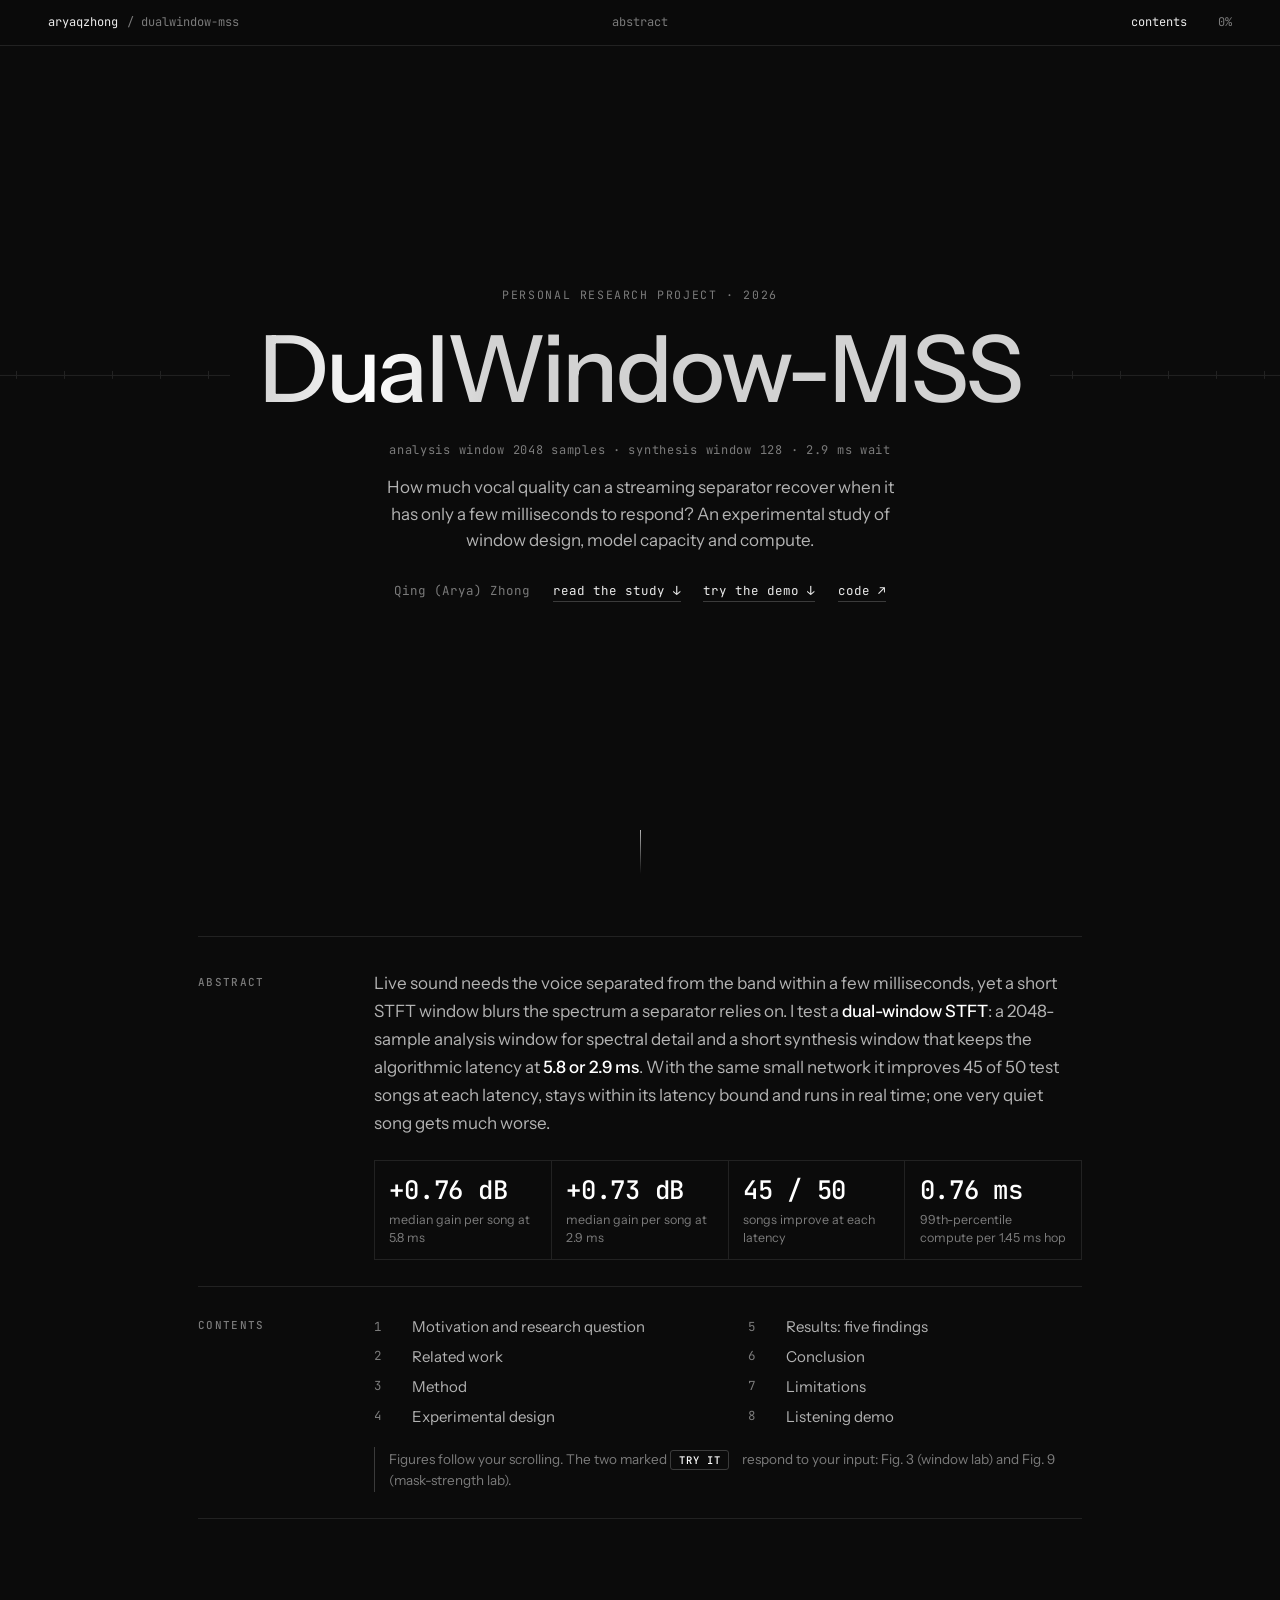
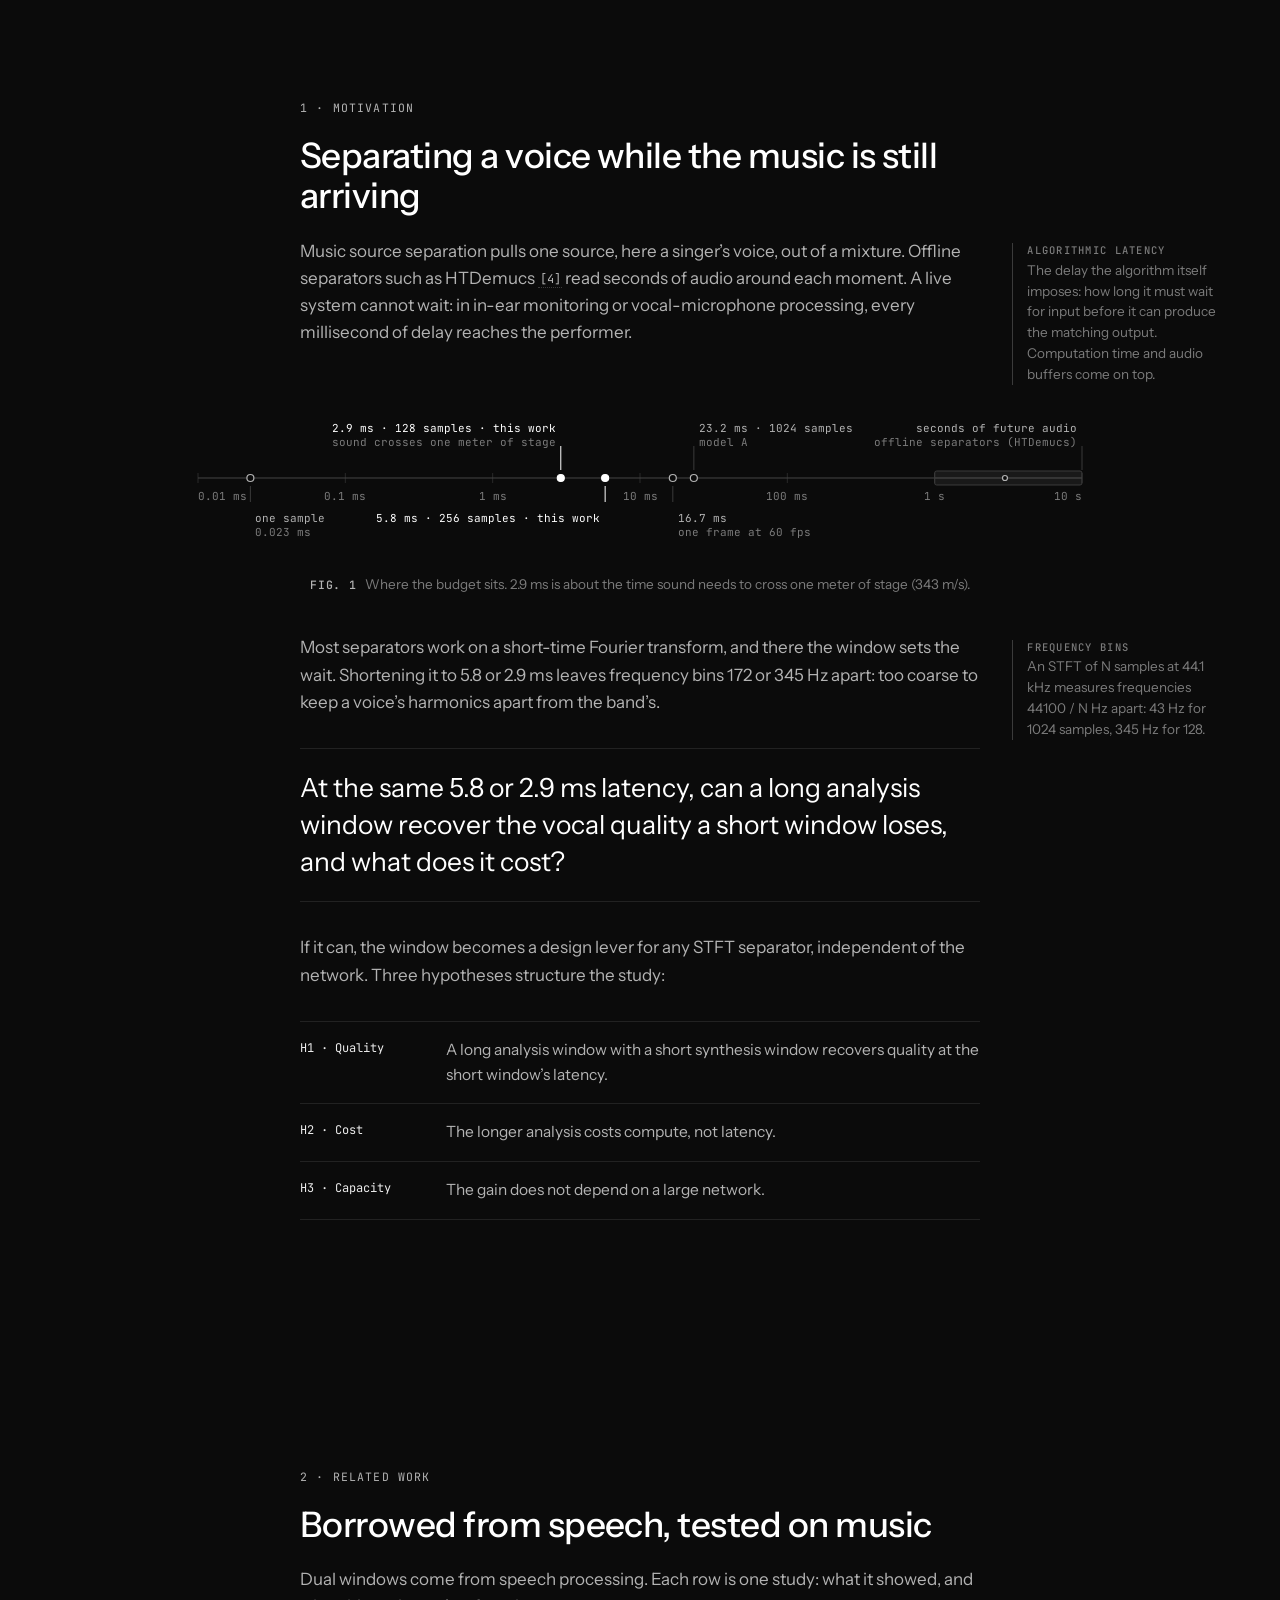
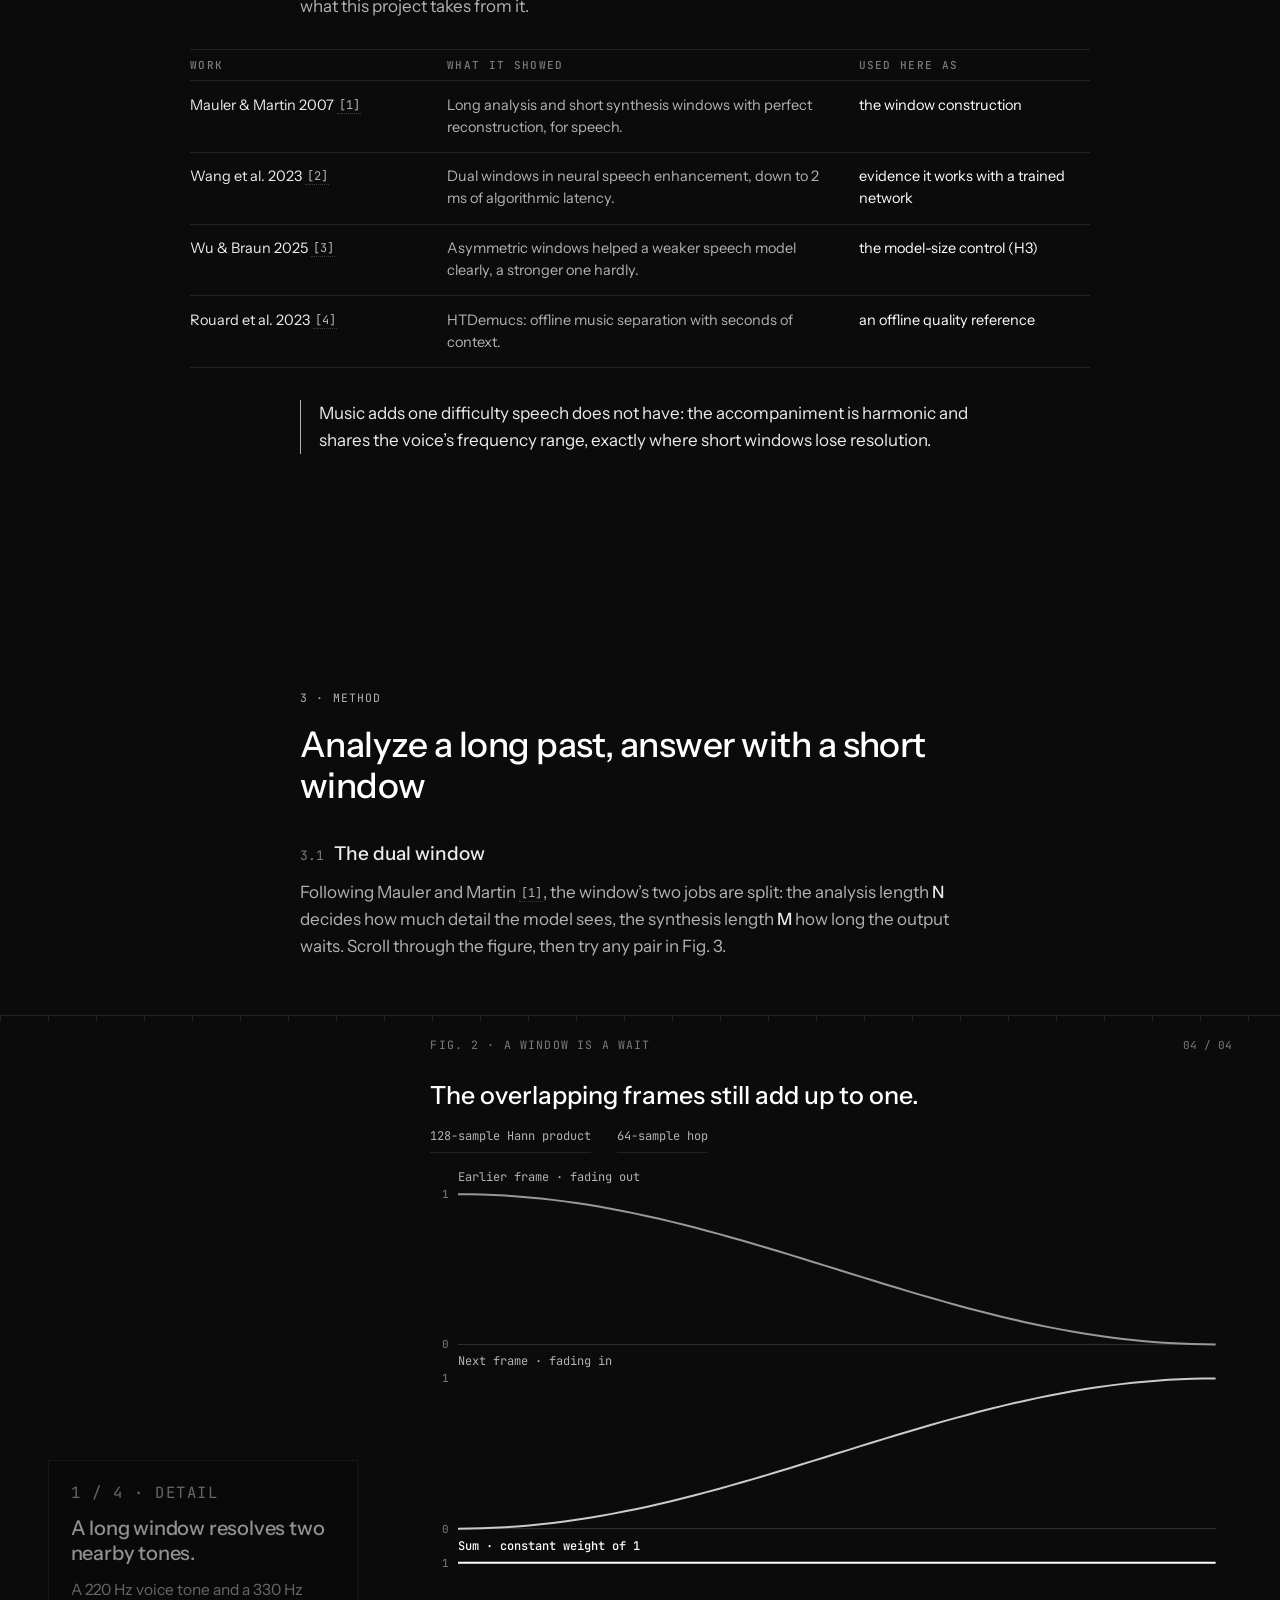
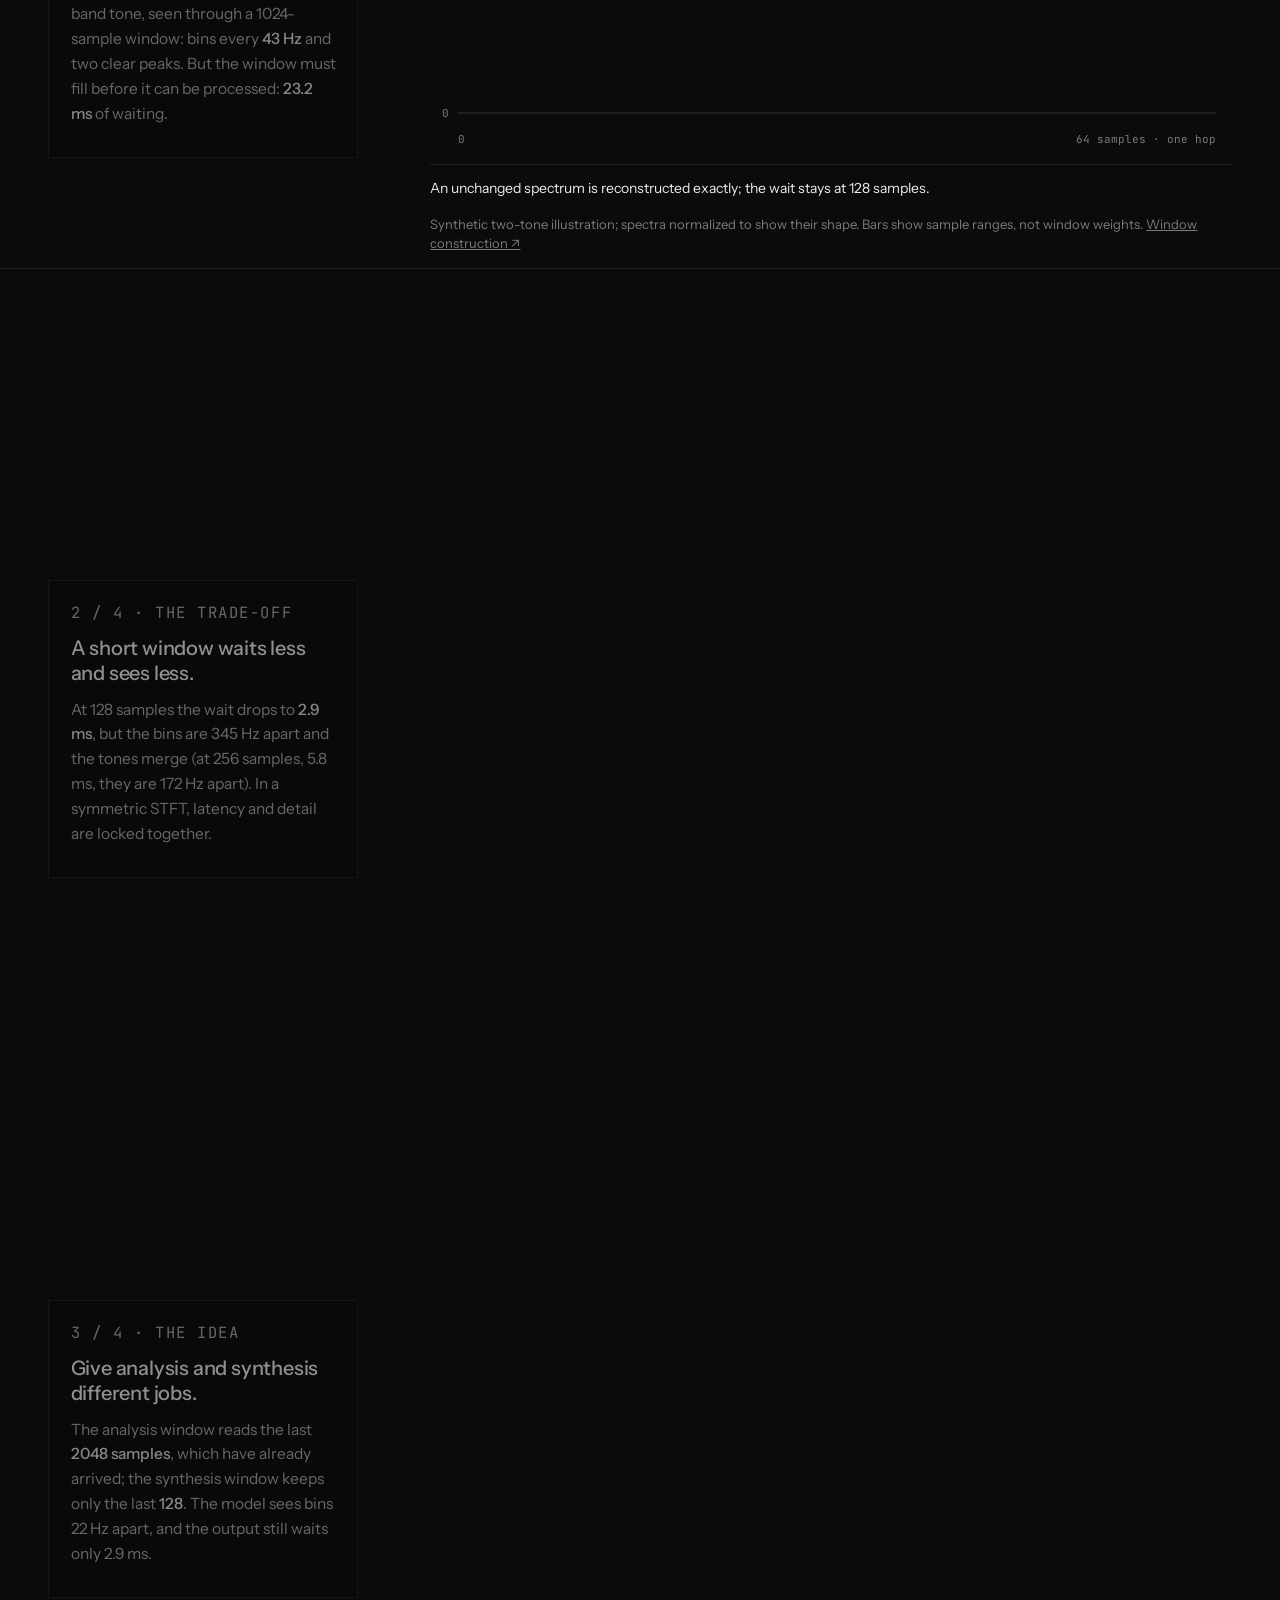
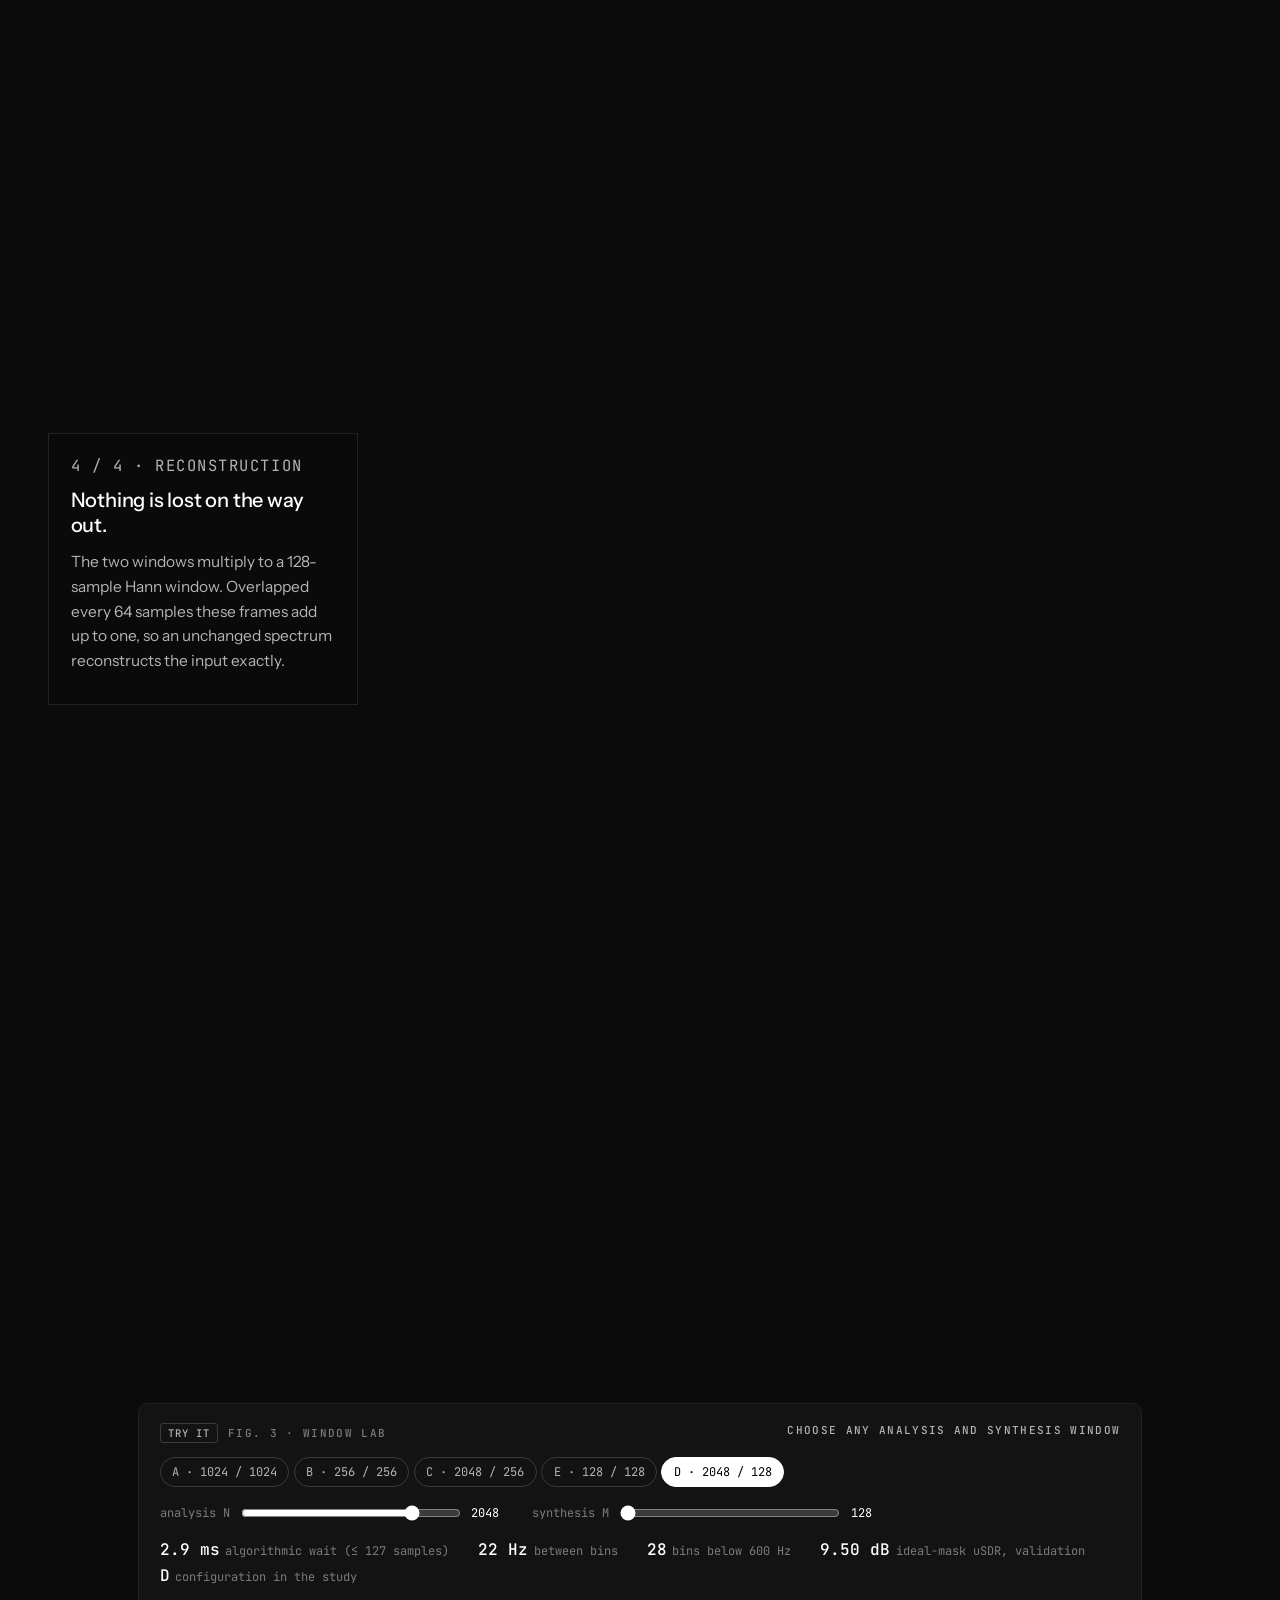
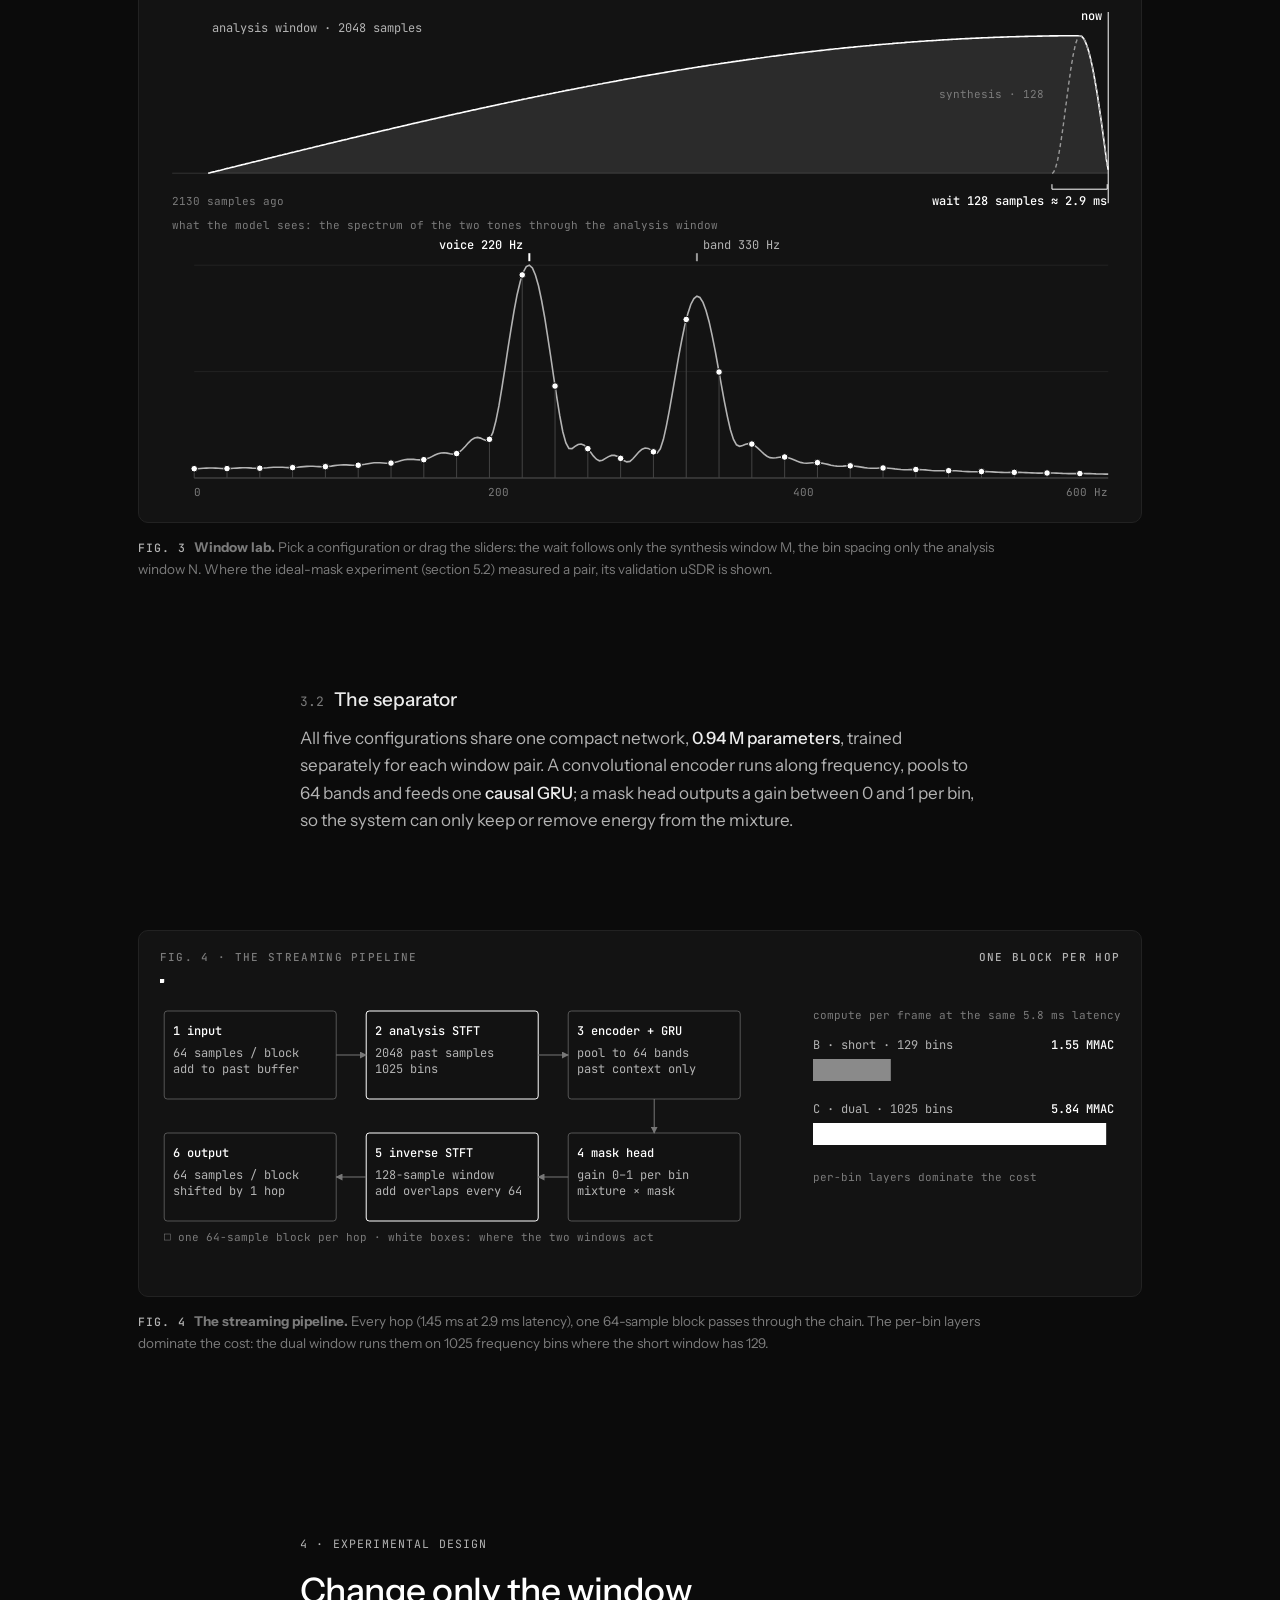
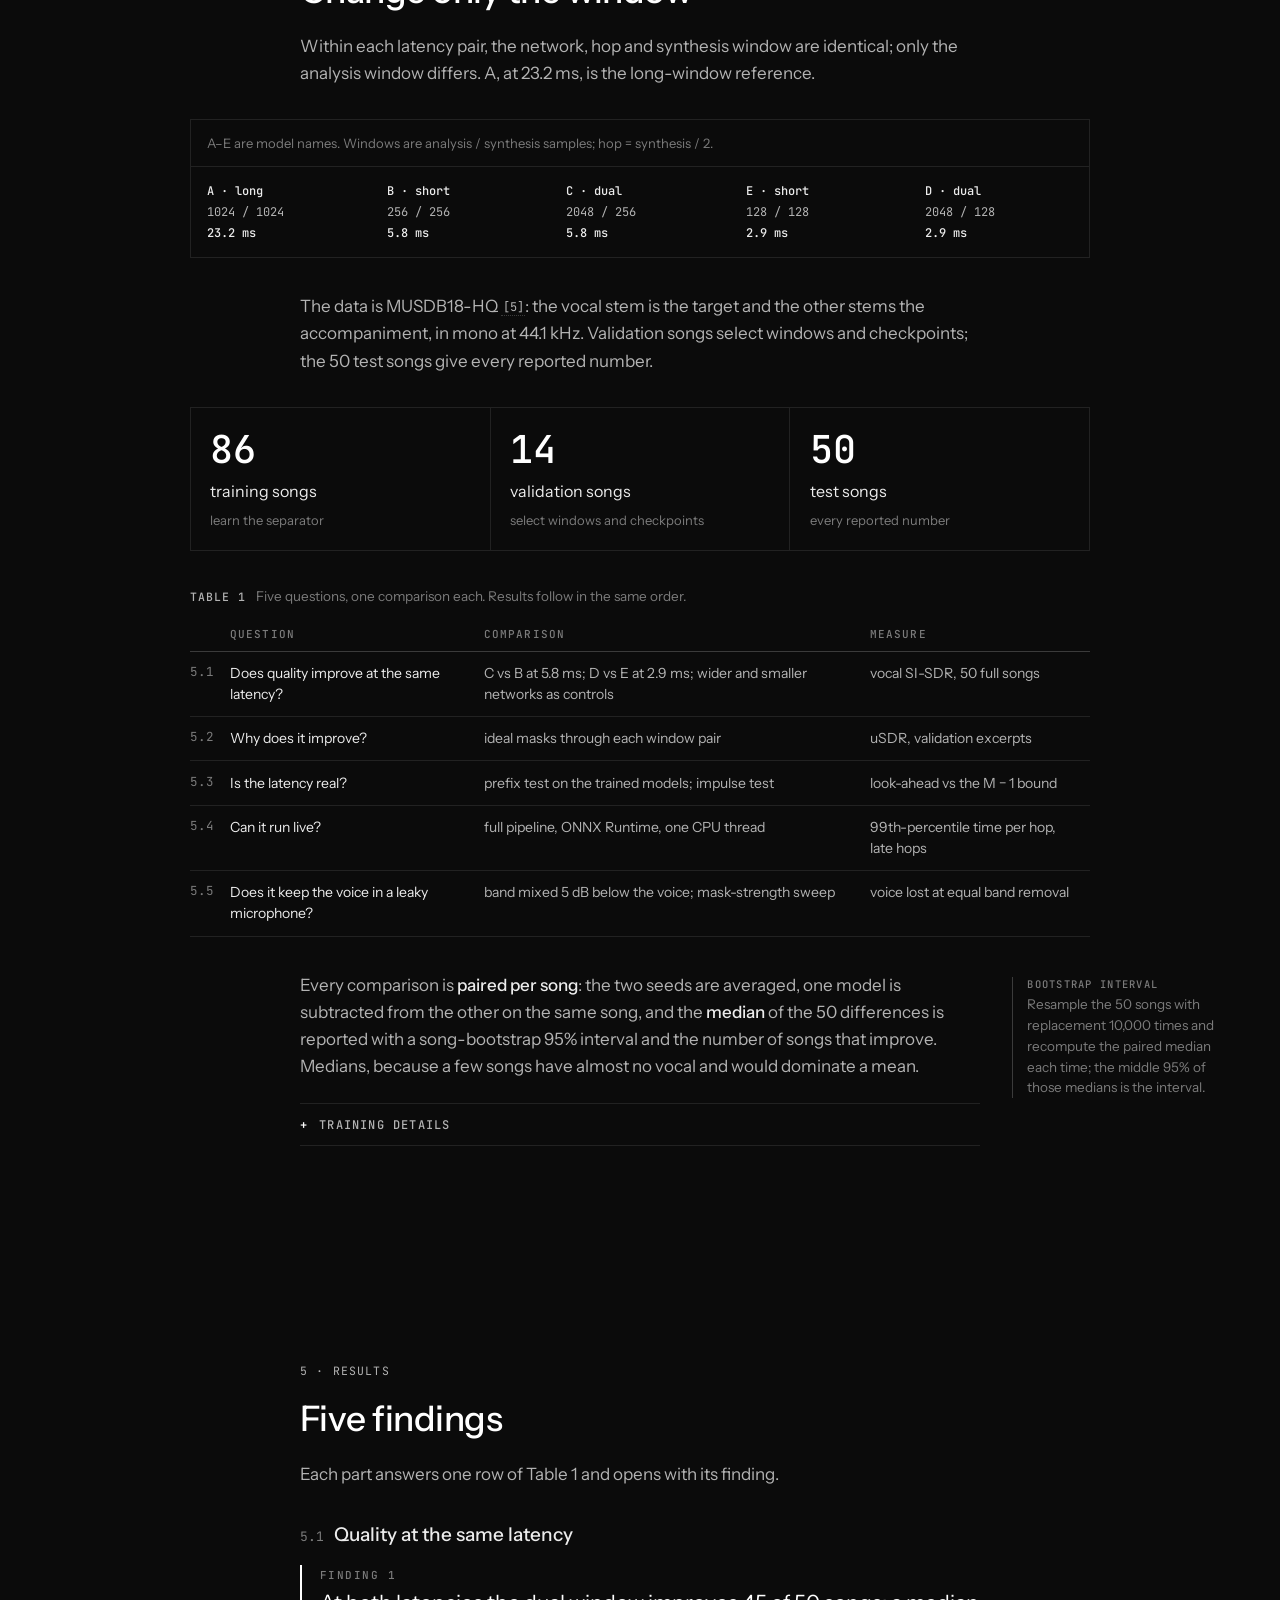
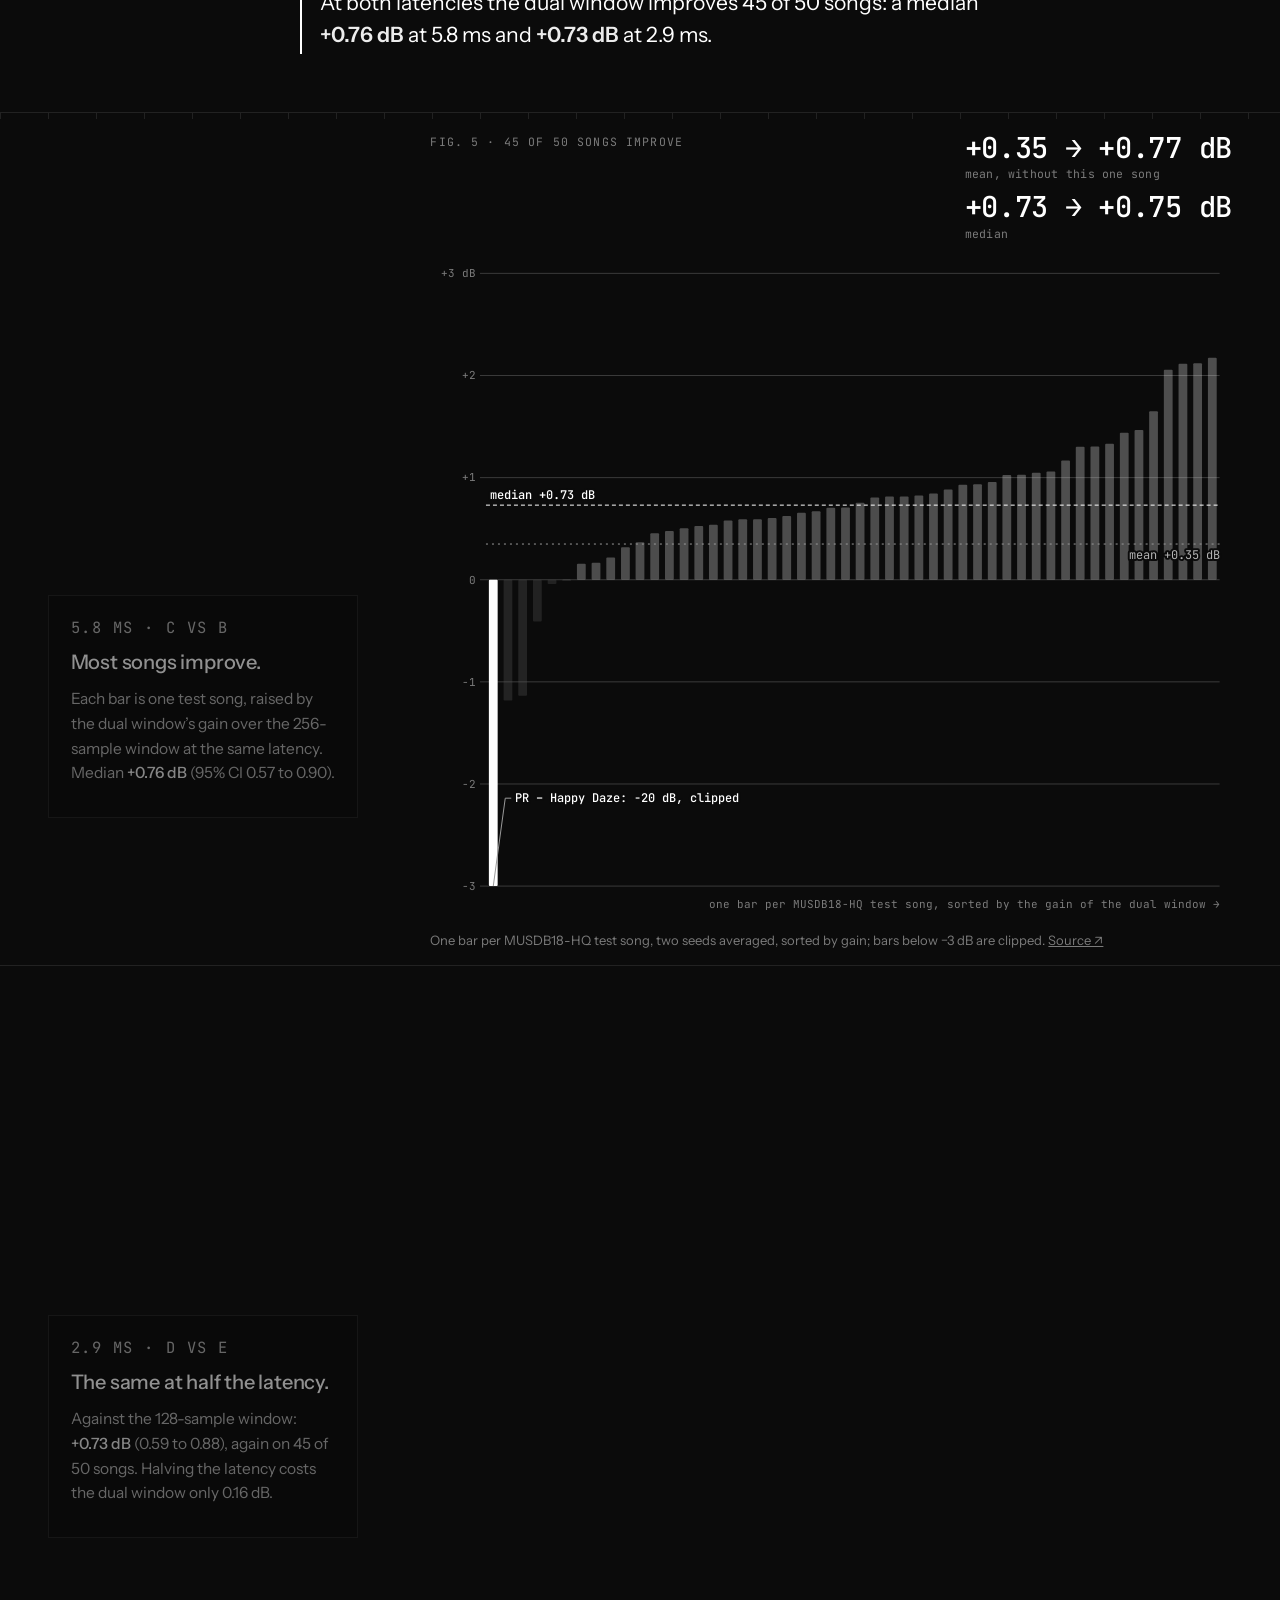
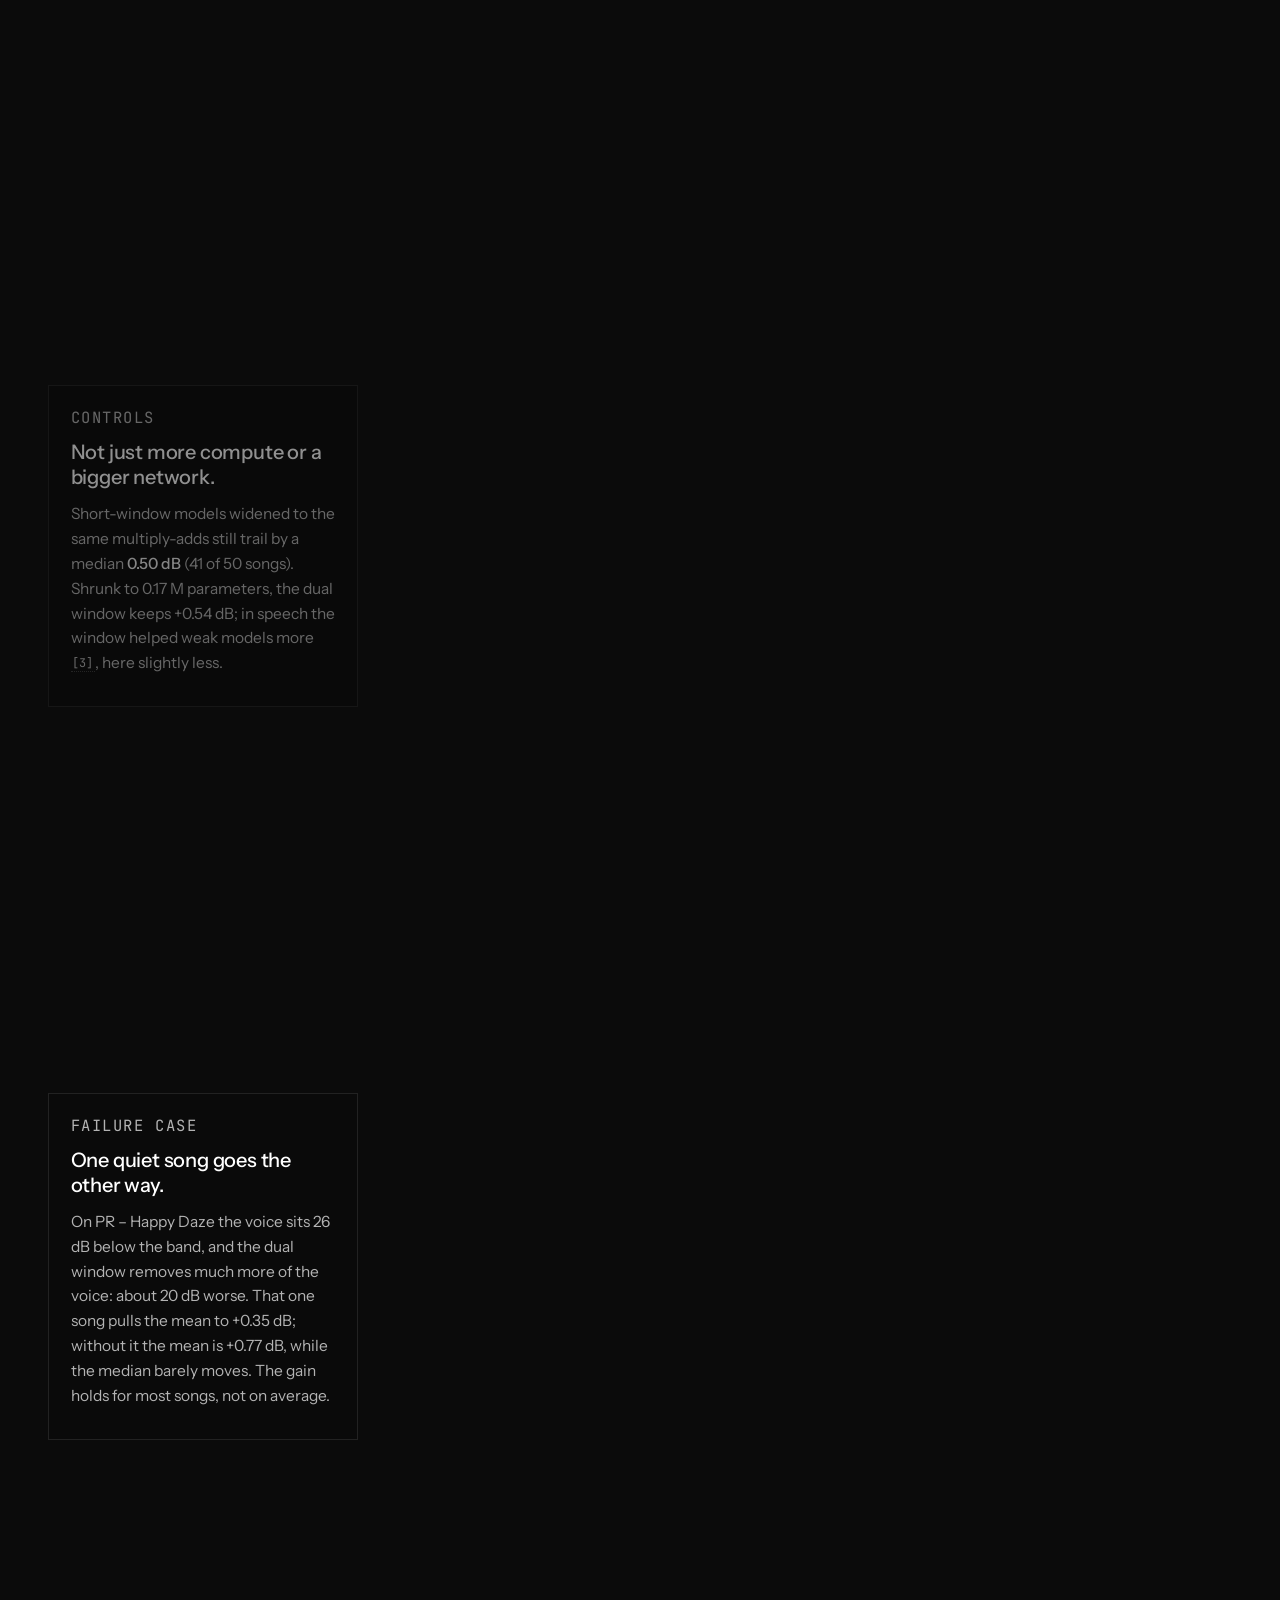
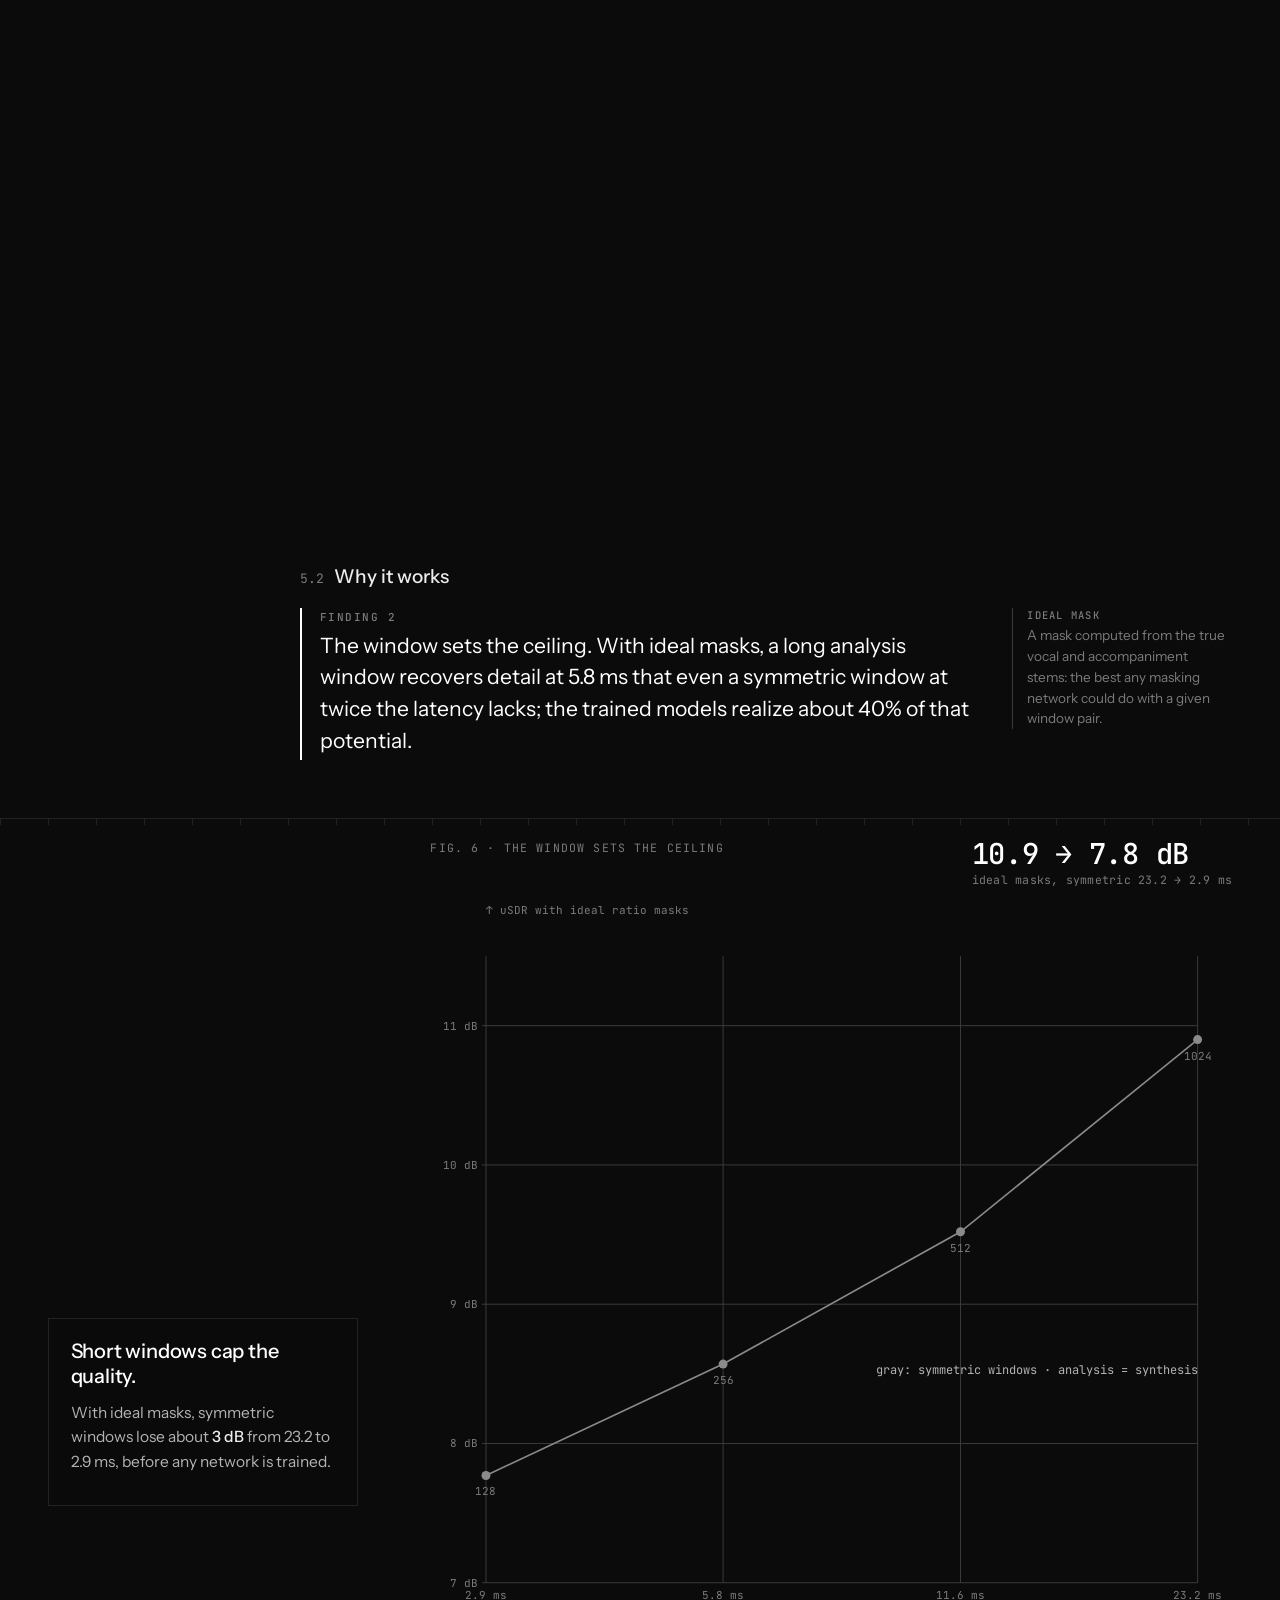
<file: projects/dualwindow-mss/index.html>
<!doctype html>
<html lang="en">
<head>
<meta charset="utf-8">
<meta name="viewport" content="width=device-width, initial-scale=1">
<meta name="color-scheme" content="dark">
<title>DualWindow-MSS · Qing (Arya) Zhong</title>
<meta name="description" content="A short research article on low-latency vocal separation: why a few milliseconds matter, how a dual-window STFT works, a controlled study on 50 songs, five findings, limitations and a listening demo.">
<link rel="canonical" href="https://aryaqzhong.github.io/projects/dualwindow-mss/">
<meta property="og:type" content="article">
<meta property="og:title" content="DualWindow-MSS: latency–quality trade-offs in streaming vocal separation">
<meta property="og:description" content="A controlled study of how window design trades vocal quality, algorithmic latency and computation in streaming music separation.">
<meta property="og:url" content="https://aryaqzhong.github.io/projects/dualwindow-mss/">
<link rel="icon" href="data:image/svg+xml,%3Csvg xmlns='http://www.w3.org/2000/svg' viewBox='0 0 100 100'%3E%3Ctext x='50' y='80' font-size='84' text-anchor='middle'%3E%E2%9C%A6%3C/text%3E%3C/svg%3E">
<link rel="preconnect" href="https://fonts.googleapis.com">
<link rel="preconnect" href="https://fonts.gstatic.com" crossorigin>
<link rel="stylesheet" href="https://fonts.googleapis.com/css2?family=Instrument+Sans:wght@400..600&family=JetBrains+Mono:wght@400;500&display=swap">
<link rel="stylesheet" href="../assets/explainer.css">
<link rel="stylesheet" href="dw.css">
</head>
<body class="dw">
<header class="xbar">
  <a class="home" href="/">aryaqzhong <span>/ dualwindow-mss</span></a>
  <p class="where" data-start="abstract" aria-live="off"></p>
  <div class="right">
    <button class="toc-btn" type="button" aria-expanded="false" aria-controls="toc">contents</button>
    <span class="pct">0%</span>
  </div>
  <span class="xprogress" aria-hidden="true"></span>
</header>
<nav class="toc" id="toc" aria-label="Contents">
  <a href="#motivation"><span>1</span>Motivation</a>
  <a href="#related"><span>2</span>Related work</a>
  <a href="#method"><span>3</span>Method</a>
  <a href="#design"><span>4</span>Experimental design</a>
  <a href="#results"><span>5</span>Results</a>
  <a href="#conclusion"><span>6</span>Conclusion</a>
  <a href="#limitations"><span>7</span>Limitations</a>
  <a href="#listen"><span>8</span>Listening demo</a>
</nav>

<main>
  <section class="hero">
    <canvas aria-hidden="true"></canvas>
    <div class="hero-text">
      <p class="kicker">Personal research project · 2026</p>
      <h1>DualWindow-MSS</h1>
      <p class="hero-res" aria-hidden="true"></p>
      <p class="sub">How much vocal quality can a streaming separator recover when it has only a few milliseconds to respond? An experimental study of window design, model capacity and compute.</p>
      <p class="meta"><span>Qing (Arya) Zhong</span><a href="#abstract">read the study ↓</a><a href="#listen">try the demo ↓</a><a href="https://github.com/aryaqzhong/DualWindow-MSS">code ↗</a></p>
    </div>
    <span class="cue" aria-hidden="true"></span>
  </section>

  <section class="front" id="abstract" data-label="abstract">
    <div class="abstract">
      <h4>Abstract</h4>
      <div>
        <p>Live sound needs the voice separated from the band within a few milliseconds, yet a short STFT window blurs the spectrum a separator relies on. I test a <strong>dual-window STFT</strong>: a 2048-sample analysis window for spectral detail and a short synthesis window that keeps the algorithmic latency at <strong>5.8 or 2.9 ms</strong>. With the same small network it improves 45 of 50 test songs at each latency, stays within its latency bound and runs in real time; one very quiet song gets much worse.</p>
        <div class="keynums">
          <div><b>+0.76 dB</b><span>median gain per song at 5.8 ms</span></div>
          <div><b>+0.73 dB</b><span>median gain per song at 2.9 ms</span></div>
          <div><b>45 / 50</b><span>songs improve at each latency</span></div>
          <div><b>0.76 ms</b><span>99th-percentile compute per 1.45 ms hop</span></div>
        </div>
      </div>
    </div>
    <div class="contents">
      <h4>Contents</h4>
      <div>
        <ol>
          <li><a href="#motivation"><span>1</span>Motivation and research question</a></li>
          <li><a href="#related"><span>2</span>Related work</a></li>
          <li><a href="#method"><span>3</span>Method</a></li>
          <li><a href="#design"><span>4</span>Experimental design</a></li>
          <li><a href="#results"><span>5</span>Results: five findings</a></li>
          <li><a href="#conclusion"><span>6</span>Conclusion</a></li>
          <li><a href="#limitations"><span>7</span>Limitations</a></li>
          <li><a href="#listen"><span>8</span>Listening demo</a></li>
        </ol>
        <p class="side" style="margin-top:1rem">Figures follow your scrolling. The two marked <span class="try">try it</span> respond to your input: Fig. 3 (window lab) and Fig. 9 (mask-strength lab).</p>
      </div>
    </div>
  </section>

  <section class="chapter" id="motivation" data-label="1 · motivation">
    <div class="prose">
      <p class="label">1 · Motivation</p>
      <h2>Separating a voice while the music is still arriving</h2>
      <aside class="side"><span class="k">Algorithmic latency</span>The delay the algorithm itself imposes: how long it must wait for input before it can produce the matching output. Computation time and audio buffers come on top.</aside>
      <p>Music source separation pulls one source, here a singer’s voice, out of a mixture. Offline separators such as HTDemucs <a class="cref" href="#ref-4">[4]</a> read seconds of audio around each moment. A live system cannot wait: in in-ear monitoring or vocal-microphone processing, every millisecond of delay reaches the performer.</p>
    </div>
    <figure class="budget">
      <svg role="img" aria-label="Latencies on a logarithmic time axis, from one sample to seconds: 2.9 and 5.8 milliseconds for this work, 23.2 milliseconds for a conventional window, seconds for offline separators."></svg>
      <figcaption><b>Fig. 1</b>Where the budget sits. 2.9 ms is about the time sound needs to cross one meter of stage (343 m/s).</figcaption>
    </figure>
    <div class="prose">
      <aside class="side"><span class="k">Frequency bins</span>An STFT of N samples at 44.1 kHz measures frequencies 44100 / N Hz apart: 43 Hz for 1024 samples, 345 Hz for 128.</aside>
      <p>Most separators work on a short-time Fourier transform, and there the window sets the wait. Shortening it to 5.8 or 2.9 ms leaves frequency bins 172 or 345 Hz apart: too coarse to keep a voice’s harmonics apart from the band’s.</p>
      <p class="research-question">At the same 5.8 or 2.9 ms latency, can a long analysis window recover the vocal quality a short window loses, and what does it cost?</p>
      <p>If it can, the window becomes a design lever for any STFT separator, independent of the network. Three hypotheses structure the study:</p>
    </div>
    <div class="research-questions">
      <div><b>H1 · Quality</b><p>A long analysis window with a short synthesis window recovers quality at the short window’s latency.</p></div>
      <div><b>H2 · Cost</b><p>The longer analysis costs compute, not latency.</p></div>
      <div><b>H3 · Capacity</b><p>The gain does not depend on a large network.</p></div>
    </div>
  </section>

  <section class="chapter" id="related" data-label="2 · related work">
    <div class="prose">
      <p class="label">2 · Related work</p>
      <h2>Borrowed from speech, tested on music</h2>
      <p>Dual windows come from speech processing. Each row is one study: what it showed, and what this project takes from it.</p>
    </div>
    <div class="lit" role="table" aria-label="Related work">
      <div class="lit-row lit-head" role="row"><span role="columnheader">Work</span><span role="columnheader">What it showed</span><span role="columnheader">Used here as</span></div>
      <div class="lit-row" role="row"><span role="cell">Mauler &amp; Martin 2007 <a class="cref" href="#ref-1">[1]</a></span><span role="cell">Long analysis and short synthesis windows with perfect reconstruction, for speech.</span><span role="cell">the window construction</span></div>
      <div class="lit-row" role="row"><span role="cell">Wang et al. 2023 <a class="cref" href="#ref-2">[2]</a></span><span role="cell">Dual windows in neural speech enhancement, down to 2 ms of algorithmic latency.</span><span role="cell">evidence it works with a trained network</span></div>
      <div class="lit-row" role="row"><span role="cell">Wu &amp; Braun 2025 <a class="cref" href="#ref-3">[3]</a></span><span role="cell">Asymmetric windows helped a weaker speech model clearly, a stronger one hardly.</span><span role="cell">the model-size control (H3)</span></div>
      <div class="lit-row" role="row"><span role="cell">Rouard et al. 2023 <a class="cref" href="#ref-4">[4]</a></span><span role="cell">HTDemucs: offline music separation with seconds of context.</span><span role="cell">an offline quality reference</span></div>
    </div>
    <div class="prose"><p class="bridge">Music adds one difficulty speech does not have: the accompaniment is harmonic and shares the voice’s frequency range, exactly where short windows lose resolution.</p></div>
  </section>

  <section class="chapter" id="method" data-label="3 · method">
    <div class="prose">
      <p class="label">3 · Method</p>
      <h2>Analyze a long past, answer with a short window</h2>
      <h3 class="sub"><span>3.1</span>The dual window</h3>
      <p>Following Mauler and Martin <a class="cref" href="#ref-1">[1]</a>, the window’s two jobs are split: the analysis length <strong>N</strong> decides how much detail the model sees, the synthesis length <strong>M</strong> how long the output waits. Scroll through the figure, then try any pair in Fig. 3.</p>
    </div>
  </section>

  <div class="scrolly wide window-explainer" data-scene="window">
    <div class="stage">
      <span class="tick" aria-hidden="true"></span>
      <div class="hud"><p class="fig">Fig. 2 · a window is a wait</p><div class="readout" aria-label="Figure step"></div></div>
      <div class="window-panel">
        <h3 class="window-title"></h3>
        <div class="window-stats"></div>
        <div class="plot"><svg role="img" aria-label="Step-by-step explanation of window length, frequency resolution and dual-window reconstruction."></svg></div>
      </div>
      <p class="window-note"></p>
      <p class="cap">Synthetic two-tone illustration; spectra normalized to show their shape. Bars show sample ranges, not window weights. <a href="https://github.com/aryaqzhong/DualWindow-MSS/blob/main/dwmss/stft.py">Window construction ↗</a></p>
    </div>
    <div class="steps">
      <div class="step" data-label="3 · method"><div>
        <p class="label">1 / 4 · Detail</p>
        <h3>A long window resolves two nearby tones.</h3>
        <p>A 220 Hz voice tone and a 330 Hz band tone, seen through a 1024-sample window: bins every <strong>43 Hz</strong> and two clear peaks. But the window must fill before it can be processed: <strong>23.2 ms</strong> of waiting.</p>
      </div></div>
      <div class="step" data-label="3 · method"><div>
        <p class="label">2 / 4 · The trade-off</p>
        <h3>A short window waits less and sees less.</h3>
        <p>At 128 samples the wait drops to <strong>2.9 ms</strong>, but the bins are 345 Hz apart and the tones merge (at 256 samples, 5.8 ms, they are 172 Hz apart). In a symmetric STFT, latency and detail are locked together.</p>
      </div></div>
      <div class="step" id="idea" data-label="3 · method"><div>
        <p class="label">3 / 4 · The idea</p>
        <h3>Give analysis and synthesis different jobs.</h3>
        <p>The analysis window reads the last <strong>2048 samples</strong>, which have already arrived; the synthesis window keeps only the last <strong>128</strong>. The model sees bins 22 Hz apart, and the output still waits only 2.9 ms.</p>
      </div></div>
      <div class="step" data-label="3 · method"><div>
        <p class="label">4 / 4 · Reconstruction</p>
        <h3>Nothing is lost on the way out.</h3>
        <p>The two windows multiply to a 128-sample Hann window. Overlapped every 64 samples these frames add up to one, so an unchanged spectrum reconstructs the input exactly.</p>
      </div></div>
    </div>
  </div>

  <figure class="xfig" id="lab-window">
    <div class="frame">
      <p class="tag"><span><span class="try">try it</span>Fig. 3 · window lab</span><span>choose any analysis and synthesis window</span></p>
      <div class="ctrl"><span class="seg" data-role="preset" aria-label="Configurations in the study"></span></div>
      <div class="ctrl">
        <label>analysis N <input type="range" min="0" max="5" step="1" value="4" data-role="N" aria-label="Analysis window length"><output data-out="N">2048</output></label>
        <label>synthesis M <input type="range" min="0" max="3" step="1" value="0" data-role="M" aria-label="Synthesis window length"><output data-out="M">128</output></label>
      </div>
      <div class="xread" data-role="read"></div>
      <div class="svg-box tall"><svg role="img" aria-label="Interactive: the chosen analysis and synthesis windows and the spectrum of the two-tone example seen through them."></svg></div>
    </div>
    <figcaption><span class="fig">Fig. 3</span><b>Window lab.</b> Pick a configuration or drag the sliders: the wait follows only the synthesis window M, the bin spacing only the analysis window N. Where the ideal-mask experiment (section 5.2) measured a pair, its validation uSDR is shown.</figcaption>
  </figure>

  <section class="chapter tight" id="separator" data-label="3 · method">
    <div class="prose">
      <h3 class="sub"><span>3.2</span>The separator</h3>
      <p>All five configurations share one compact network, <strong>0.94 M parameters</strong>, trained separately for each window pair. A convolutional encoder runs along frequency, pools to 64 bands and feeds one <strong>causal GRU</strong>; a mask head outputs a gain between 0 and 1 per bin, so the system can only keep or remove energy from the mixture.</p>
    </div>
  </section>
  <figure class="xfig" id="fig-pipeline">
    <div class="frame">
      <p class="tag"><span>Fig. 4 · the streaming pipeline</span><span>one block per hop</span></p>
      <div class="svg-box pipe"><svg role="img" aria-label="The streaming pipeline: input blocks, analysis STFT, encoder and causal GRU, mask head, inverse STFT, output; and the compute per frame of the short and dual windows."></svg></div>
    </div>
    <figcaption><span class="fig">Fig. 4</span><b>The streaming pipeline.</b> Every hop (1.45 ms at 2.9 ms latency), one 64-sample block passes through the chain. The per-bin layers dominate the cost: the dual window runs them on 1025 frequency bins where the short window has 129.</figcaption>
  </figure>

  <section class="chapter" id="design" data-label="4 · experimental design">
    <div class="prose">
      <p class="label">4 · Experimental design</p>
      <h2>Change only the window</h2>
      <p>Within each latency pair, the network, hop and synthesis window are identical; only the analysis window differs. A, at 23.2 ms, is the long-window reference.</p>
    </div>
    <div class="config-list" aria-label="The five window configurations">
      <p class="config-key">A–E are model names. Windows are analysis / synthesis samples; hop = synthesis / 2.</p>
      <div><b>A · long</b><span>1024 / 1024</span><strong>23.2 ms</strong></div>
      <div><b>B · short</b><span>256 / 256</span><strong>5.8 ms</strong></div>
      <div><b>C · dual</b><span>2048 / 256</span><strong>5.8 ms</strong></div>
      <div><b>E · short</b><span>128 / 128</span><strong>2.9 ms</strong></div>
      <div><b>D · dual</b><span>2048 / 128</span><strong>2.9 ms</strong></div>
    </div>
    <div class="prose">
      <p>The data is MUSDB18-HQ <a class="cref" href="#ref-5">[5]</a>: the vocal stem is the target and the other stems the accompaniment, in mono at 44.1 kHz. Validation songs select windows and checkpoints; the 50 test songs give every reported number.</p>
    </div>
    <div class="dataset-split" aria-label="Dataset split: 86 training, 14 validation and 50 test songs">
      <div><b>86</b><span>training songs</span><small>learn the separator</small></div>
      <div><b>14</b><span>validation songs</span><small>select windows and checkpoints</small></div>
      <div><b>50</b><span>test songs</span><small>every reported number</small></div>
    </div>
    <div class="exp-table" role="region" aria-label="Experiments" tabindex="0">
      <table>
        <caption><b>Table 1</b> Five questions, one comparison each. Results follow in the same order.</caption>
        <thead><tr><th scope="col"></th><th scope="col">Question</th><th scope="col">Comparison</th><th scope="col">Measure</th></tr></thead>
        <tbody>
          <tr><td>5.1</td><td>Does quality improve at the same latency?</td><td>C vs B at 5.8 ms; D vs E at 2.9 ms; wider and smaller networks as controls</td><td>vocal SI-SDR, 50 full songs</td></tr>
          <tr><td>5.2</td><td>Why does it improve?</td><td>ideal masks through each window pair</td><td>uSDR, validation excerpts</td></tr>
          <tr><td>5.3</td><td>Is the latency real?</td><td>prefix test on the trained models; impulse test</td><td>look-ahead vs the M − 1 bound</td></tr>
          <tr><td>5.4</td><td>Can it run live?</td><td>full pipeline, ONNX Runtime, one CPU thread</td><td>99th-percentile time per hop, late hops</td></tr>
          <tr><td>5.5</td><td>Does it keep the voice in a leaky microphone?</td><td>band mixed 5 dB below the voice; mask-strength sweep</td><td>voice lost at equal band removal</td></tr>
        </tbody>
      </table>
    </div>
    <div class="prose">
      <aside class="side"><span class="k">Bootstrap interval</span>Resample the 50 songs with replacement 10,000 times and recompute the paired median each time; the middle 95% of those medians is the interval.</aside>
      <p>Every comparison is <strong>paired per song</strong>: the two seeds are averaged, one model is subtracted from the other on the same song, and the <strong>median</strong> of the 50 differences is reported with a song-bootstrap 95% interval and the number of songs that improve. Medians, because a few songs have almost no vocal and would dominate a mean.</p>
      <details class="more">
        <summary>Training details</summary>
        <ul>
          <li>Two seeds per configuration; 200,000 updates on 3-second crops, batch size 16.</li>
          <li>AdamW at 10<sup>−3</sup> with 2,000 warmup updates and cosine decay; the best full-song validation checkpoint, checked every 5,000 updates, is kept.</li>
          <li>Augmentation: random stem gains, cross-song remixing and 20% vocal-dominant mixtures.</li>
          <li>Loss on the reconstructed waveform: 10 × L1 plus a multi-resolution spectral term (FFT sizes 512, 1024, 2048), the same for every window, so changing the window does not change the objective.</li>
          <li>The matched-compute learning-rate checks were prompted by test results and reuse the test songs, so they are exploratory. <a href="https://github.com/aryaqzhong/DualWindow-MSS/blob/main/configs/base.yaml">Configuration ↗</a> · <a href="https://github.com/aryaqzhong/DualWindow-MSS/blob/main/EXPERIMENTS.md">Follow-up record ↗</a></li>
        </ul>
      </details>
    </div>
  </section>

  <section class="chapter" id="results" data-label="5.1 · results · quality">
    <div class="prose">
      <p class="label">5 · Results</p>
      <h2>Five findings</h2>
      <p>Each part answers one row of Table 1 and opens with its finding.</p>
      <h3 class="sub"><span>5.1</span>Quality at the same latency</h3>
      <p class="finding"><span class="k">Finding 1</span>At both latencies the dual window improves 45 of 50 songs: a median <strong>+0.76 dB</strong> at 5.8 ms and <strong>+0.73 dB</strong> at 2.9 ms.</p>
    </div>
  </section>

  <div class="scrolly wide" data-scene="gains">
    <div class="stage">
      <span class="tick" aria-hidden="true"></span>
      <div class="hud"><p class="fig">Fig. 5 · 45 of 50 songs improve</p><div class="big" aria-live="polite"></div></div>
      <div class="plot"><svg role="img" aria-label="Fifty vertical bars, one per test song, showing the gain in vocal SI-SDR of the dual window over the comparison model."></svg></div>
      <p class="cap">One bar per MUSDB18-HQ test song, two seeds averaged, sorted by gain; bars below −3 dB are clipped. <a href="https://github.com/aryaqzhong/DualWindow-MSS/blob/main/results/summary_test.md">Source ↗</a></p>
    </div>
    <div class="steps">
      <div class="step" data-label="5.1 · results · quality"><div>
        <p class="label">5.8 ms · C vs B</p>
        <h3>Most songs improve.</h3>
        <p>Each bar is one test song, raised by the dual window’s gain over the 256-sample window at the same latency. Median <strong>+0.76 dB</strong> (95% CI 0.57 to 0.90).</p>
      </div></div>
      <div class="step" data-label="5.1 · results · quality"><div>
        <p class="label">2.9 ms · D vs E</p>
        <h3>The same at half the latency.</h3>
        <p>Against the 128-sample window: <strong>+0.73 dB</strong> (0.59 to 0.88), again on 45 of 50 songs. Halving the latency costs the dual window only 0.16 dB.</p>
      </div></div>
      <div class="step" data-label="5.1 · results · quality"><div>
        <p class="label">Controls</p>
        <h3>Not just more compute or a bigger network.</h3>
        <p>Short-window models widened to the same multiply-adds still trail by a median <strong>0.50 dB</strong> (41 of 50 songs). Shrunk to 0.17 M parameters, the dual window keeps +0.54 dB; in speech the window helped weak models more <a class="cref" href="#ref-3">[3]</a>, here slightly less.</p>
      </div></div>
      <div class="step" data-label="5.1 · results · quality"><div>
        <p class="label">Failure case</p>
        <h3>One quiet song goes the other way.</h3>
        <p>On PR – Happy Daze the voice sits 26 dB below the band, and the dual window removes much more of the voice: about 20 dB worse. That one song pulls the mean to +0.35 dB; without it the mean is +0.77 dB, while the median barely moves. The gain holds for most songs, not on average.</p>
      </div></div>
    </div>
  </div>

  <section class="chapter tight" id="why" data-label="5.2 · results · mechanism">
    <div class="prose">
      <h3 class="sub"><span>5.2</span>Why it works</h3>
      <aside class="side"><span class="k">Ideal mask</span>A mask computed from the true vocal and accompaniment stems: the best any masking network could do with a given window pair.</aside>
      <p class="finding"><span class="k">Finding 2</span>The window sets the ceiling. With ideal masks, a long analysis window recovers detail at 5.8 ms that even a symmetric window at twice the latency lacks; the trained models realize about 40% of that potential.</p>
    </div>
  </section>

  <div class="scrolly wide" data-scene="oracle">
    <div class="stage">
      <span class="tick" aria-hidden="true"></span>
      <div class="hud"><p class="fig">Fig. 6 · the window sets the ceiling</p><div class="big" aria-live="polite"></div></div>
      <div class="plot"><svg role="img" aria-label="Separation quality with ideal masks against latency for symmetric and dual windows, and the share of the ideal gain the trained models realize."></svg></div>
      <p class="cap">Ideal ratio masks, uSDR on 30-second excerpts of the 14 validation songs; the gain comparison uses full test songs. <a href="https://github.com/aryaqzhong/DualWindow-MSS/blob/main/results/oracle_validation.md">Source ↗</a></p>
    </div>
    <div class="steps">
      <div class="step" data-label="5.2 · results · mechanism"><div>
        <h3>Short windows cap the quality.</h3>
        <p>With ideal masks, symmetric windows lose about <strong>3 dB</strong> from 23.2 to 2.9 ms, before any network is trained.</p>
      </div></div>
      <div class="step" data-label="5.2 · results · mechanism"><div>
        <h3>A long analysis window lifts the cap.</h3>
        <p>At 5.8 ms, a 2048-sample analysis window reaches <strong>10.06 dB</strong>, above a symmetric window at twice the latency (9.52 dB). Going to 4096 adds nothing, so 2048 was chosen, on validation songs only.</p>
      </div></div>
      <div class="step" data-label="5.2 · results · mechanism"><div>
        <h3>The trained models realize about 40%.</h3>
        <p>On the test songs the ideal-mask gain at 5.8 ms is <strong>+1.87 dB</strong>, positive on every song; the trained models reach +0.76 dB. The rest is room for a better estimator.</p>
      </div></div>
    </div>
  </div>

  <section class="chapter tight" id="verify" data-label="5.3 · results · latency">
    <div class="prose">
      <h3 class="sub"><span>5.3</span>The latency is real</h3>
      <p class="finding"><span class="k">Finding 3</span>The long analysis window adds no delay: the trained models look at most <strong>123 samples</strong> ahead at 2.9 ms, under the bound of 127.</p>
    </div>
  </section>

  <div class="scrolly wide" data-scene="prefix">
    <div class="stage">
      <span class="tick" aria-hidden="true"></span>
      <div class="hud"><p class="fig">Fig. 7 · 123 ≤ 127 samples</p><div class="big" aria-live="polite"></div></div>
      <div class="plot"><svg role="img" aria-label="Two inputs that agree up to a sample and differ afterwards, and the two outputs, which start to differ a bounded number of samples before the change."></svg></div>
      <p class="cap">Schematic; the measured look-ahead is the largest over 16 change positions within a hop, with the trained weights. <a href="https://github.com/aryaqzhong/DualWindow-MSS/blob/main/results/latency_check.md">Source ↗</a></p>
    </div>
    <div class="steps">
      <div class="step" data-label="5.3 · results · latency"><div>
        <h3>Two inputs that agree, then differ.</h3>
        <p>Feed the trained model two signals that are identical up to sample <em>n</em>. Any output that changes before <em>n</em> reveals how far the model looks ahead.</p>
      </div></div>
      <div class="step" data-label="5.3 · results · latency"><div>
        <h3>Where the outputs part is the look-ahead.</h3>
        <p>The largest look-ahead is <strong>123 samples</strong> at 2.9 ms (bound 127) and 247 at 5.8 ms (bound 255). An impulse through the streaming code comes out exactly one hop later. Audio-interface buffers were not measured.</p>
      </div></div>
    </div>
  </div>

  <section class="chapter tight" id="realtime" data-label="5.4 · results · runtime">
    <div class="prose">
      <h3 class="sub"><span>5.4</span>Fast enough for live audio</h3>
      <aside class="side"><span class="k">Real-time factor</span>Processing time divided by audio duration. Below 1 the system keeps up on average; the 99th percentile shows whether individual hops do.</aside>
      <p class="finding"><span class="k">Finding 4</span>The dual window keeps up in real time: at 2.9 ms it needs <strong>0.76 ms</strong> of each 1.45 ms hop at the 99th percentile, and 0.01% of hops were late.</p>
      <p>A new 64-sample block arrives every 1.45 ms and the previous one must be finished by then. The full pipeline was timed with ONNX Runtime on one CPU thread.</p>
    </div>
  </section>

  <div class="scrolly wide has-legend" data-scene="deadline">
    <div class="stage">
      <span class="tick" aria-hidden="true"></span>
      <div class="hud"><p class="fig">Fig. 8 · half the time budget</p><div class="big" aria-live="polite"></div></div>
      <div class="plot"><svg role="img" aria-label="Processing time per hop compared with the 1.45 ms hop budget, for three runtimes."></svg></div>
      <div class="legend-strip" aria-hidden="true"><span><i class="fill"></i>one slot = one 1.45 ms hop</span><span><i></i>time spent computing it</span><span><i class="hatch"></i>finished after the deadline</span></div>
      <p class="cap">Mean time per hop from the benchmark (one Xeon Gold 6150 thread), shown in slow motion. <a href="https://github.com/aryaqzhong/DualWindow-MSS/blob/main/results/latency_benchmark.md">Source ↗</a></p>
    </div>
    <div class="steps">
      <div class="step" data-label="5.4 · results · runtime"><div>
        <h3>Half the budget.</h3>
        <p>Each slot is one hop; the bar is the compute for that block. The dual-window model finishes in <strong>0.75 ms</strong> on average.</p>
      </div></div>
      <div class="step" data-label="5.4 · results · runtime"><div>
        <h3>The price is compute, not latency.</h3>
        <p>The 128-sample window alone needs half that time: real-time factor <strong>0.515</strong> against 0.262 at the same latency.</p>
      </div></div>
      <div class="step" data-label="5.4 · results · runtime"><div>
        <h3>The runtime matters too.</h3>
        <p>The same model in eager PyTorch takes 1.7 ms per hop and misses every deadline; a live system needs an optimized runtime.</p>
      </div></div>
    </div>
  </div>

  <section class="chapter tight" id="mic" data-label="5.5 · results · vocal microphone">
    <div class="prose">
      <h3 class="sub"><span>5.5</span>A leaky vocal microphone</h3>
      <p class="finding"><span class="k">Finding 5</span>In a vocal microphone with the band leaking in, the dual window keeps more of the voice: removing the same 8.9 dB of band, D loses <strong>0.67 dB</strong> of vocal energy and E 0.97 dB.</p>
      <p>The band is mixed 5 dB below the voice. Applying each model’s mask to voice and band separately splits the output into voice kept and band left <a class="cref" href="#ref-6">[6]</a>. A stronger mask removes more of both, so models are compared at equal band removal. The gain also holds when the band passes through filtering, delay or a synthetic room (+0.59 to +0.91 dB).</p>
    </div>
  </section>

  <figure class="xfig" id="lab-bleed">
    <div class="frame">
      <p class="tag"><span><span class="try">try it</span>Fig. 9 · mask-strength lab</span><span>drag the mask strength</span></p>
      <div class="ctrl">
        <label>mask strength γ <input type="range" min="0" max="4" step="1" value="2" data-role="g" aria-label="Mask strength"><output data-out="g">1 (as trained)</output></label>
        <span class="seg" data-role="pair" aria-label="Highlight"></span>
      </div>
      <div class="svg-box"><svg role="img" aria-label="Interactive: vocal loss against bleed attenuation for each model at the chosen mask strength."></svg></div>
      <div class="xread" data-role="read" style="margin-top:.8rem"></div>
    </div>
    <figcaption><span class="fig">Fig. 9</span><b>Mask-strength lab.</b> Drag γ, the power applied to each model’s mask (1 = as trained). Higher is better: less voice lost for the band removed. The dashed line marks the equal-removal comparison quoted in Finding 5.</figcaption>
  </figure>

  <section class="chapter" id="conclusion" data-label="6 · conclusion">
    <div class="prose">
      <p class="label">6 · Conclusion</p>
      <h2>Spend compute on spectral history</h2>
      <p>All three hypotheses hold within the tested configurations.</p>
    </div>
    <div class="ledger" aria-label="Hypotheses and results">
      <div><b>H1</b><p>A long analysis window recovers quality at the short window’s latency.</p><p class="r">+0.76 / +0.73 dB per song; 45 of 50 songs; still +0.50 dB against matched compute.</p></div>
      <div><b>H2</b><p>It costs compute, not latency.</p><p class="r">Look-ahead 123 ≤ 127 and 247 ≤ 255 samples; about 2× the CPU time, within every deadline.</p></div>
      <div><b>H3</b><p>The gain does not need a large network.</p><p class="r">+0.54 to +0.76 dB from 0.17 M to 0.94 M parameters.</p></div>
    </div>
    <div class="prose">
      <p>The analysis window deserves a place next to network size in low-latency design. With the dual window, moving from 23.2 to 5.8 ms costs 0.31 dB per song instead of 1.05 dB, and 2.9 ms costs another 0.16 dB. The evidence is objective and simulated: it does not yet show a perceptual preference or a working live system.</p>
    </div>
    <figure class="xfig" id="fig-tradeoff">
      <div class="frame">
        <p class="tag"><span>Fig. 10 · quality against compute</span><span>A–E</span></p>
        <div class="svg-box trade"><svg role="img" aria-label="Median vocal SI-SDR against multiply-adds per frame for the five configurations; dashed lines join the models at the same latency."></svg></div>
      </div>
      <figcaption><span class="fig">Fig. 10</span><b>What the dual window buys and costs.</b> Dashed lines join the two models at the same latency: about +0.75 dB per song for 3.8–4.7× the multiply-adds per frame.</figcaption>
    </figure>
  </section>

  <section class="chapter" id="limitations" data-label="7 · limitations">
    <div class="prose">
      <p class="label">7 · Limitations</p>
      <h2>Where the evidence ends</h2>
      <dl class="research-limits">
        <dt>One dataset, objective scores</dt><dd>Mono vocals from MUSDB18-HQ, scored with SI-SDR; there is no listening test yet.</dd>
        <dt>A typical-song gain with an exception</dt><dd>At 2.9 ms the mean gain’s interval includes zero because of one very quiet vocal.</dd>
        <dt>Small models, few seeds</dt><dd>Two seeds per configuration; the matched-compute learning-rate checks reuse the test songs and are exploratory.</dd>
        <dt>Simulated, not live</dt><dd>One CPU and no audio-interface latency; the bleed and rooms are digital simulations.</dd>
      </dl>
      <p class="bridge">Next: a listening test, end-to-end timing on an audio interface, and recordings from a real stage.</p>
    </div>
  </section>

  <section class="chapter desk-wrap" id="listen" data-label="8 · listening demo">
    <div class="prose">
      <p class="label">8 · Listening demo</p>
      <h2>The listening desk</h2>
      <p>Four Creative Commons songs from ccMixter, outside the evaluation set. Start with the full mix and switch between <strong>B and C</strong> (5.8 ms), then <strong>E and D</strong> (2.9 ms) while the music plays; then try the vocal-microphone scene.</p>
    </div>
    <div class="desk" id="desk">
      <aside class="panel">
        <section class="box"><h3><b>a</b>Song</h3><div class="opts" id="songs" role="tablist" aria-label="Song"></div></section>
        <section class="box"><h3><b>b</b>Scene</h3><div class="opts" id="scenes" role="tablist" aria-label="Scene"></div></section>
        <section class="box"><h3><b>c</b>Version</h3><div class="opts" id="versions" role="radiogroup" aria-label="Version"></div><p class="hint">with the pointer over the desk: 1–8 = version, space = play</p></section>
      </aside>
      <div class="main">
        <h3><b>d</b>Spectrogram <span class="legend">50 Hz – 12 kHz, log frequency · click to jump</span></h3>
        <div class="spec" id="spec" title="Click to jump to a position">
          <img id="spec-img" alt="Spectrogram of the selected version">
          <span class="playhead"></span>
        </div>
        <div class="transport">
          <button id="play" class="pill primary" type="button" disabled>▶ Play</button>
          <span class="time">0:00 / 0:00</span>
          <label><input type="checkbox" id="loop" checked> loop</label>
          <span class="status">loading…</span>
        </div>
        <h3><b>e</b>The same models on the test set</h3>
        <div class="models" id="models"></div>
        <p class="figcap"><span class="fig">Fig. 11</span> <b>The listening desk.</b> <i>a</i>, song. <i>b</i>, scene: the full mix, or the vocal microphone with the band 5 dB below the voice. <i>c</i>, version: the input, the five causal models, the offline HTDemucs reference or the vocal stem; switching keeps your place. <i>d</i>, spectrogram; click to jump. <i>e</i>, the same models on the test set. Clips are loudness-matched.</p>
        <p class="credit" id="attribution"></p>
      </div>
    </div>
    <div class="project-links"><a class="btn" href="https://github.com/aryaqzhong/DualWindow-MSS">Code and results on GitHub ↗</a></div>
  </section>
</main>

<footer class="xfoot">
  <div class="inner">
    <div>
      <h3>References</h3>
      <ol>
        <li id="ref-1">Mauler &amp; Martin. <a href="https://www.eurasip.org/Proceedings/Eusipco/Eusipco2007/Papers/A2L-D02.pdf">A low delay, variable resolution, perfect reconstruction spectral analysis-synthesis system for speech enhancement.</a> EUSIPCO 2007.</li>
        <li id="ref-2">Wang, Wichern, Watanabe &amp; Le Roux. <a href="https://arxiv.org/abs/2204.09911">STFT-domain neural speech enhancement with very low algorithmic latency.</a> IEEE/ACM TASLP 2023.</li>
        <li id="ref-3">Wu &amp; Braun. <a href="https://www.microsoft.com/en-us/research/wp-content/uploads/2025/03/Microsoft___LowLatencySE___ICASSP_2025.pdf">Ultra-low latency speech enhancement: a comprehensive study.</a> ICASSP 2025.</li>
        <li id="ref-4">Rouard, Massa &amp; Défossez. <a href="https://arxiv.org/abs/2211.08553">Hybrid Transformers for Music Source Separation.</a> ICASSP 2023.</li>
        <li id="ref-5">Rafii et al. <a href="https://doi.org/10.5281/zenodo.3338373">MUSDB18-HQ, an uncompressed version of MUSDB18.</a> Zenodo 2019.</li>
        <li id="ref-6">Hagerman &amp; Olofsson. A method to measure the effect of noise reduction algorithms using simultaneous speech and noise. Acta Acustica 2004.</li>
      </ol>
    </div>
    <p class="back"><a href="/#research">← research</a><a href="/projects/beyond-words/">beyond words →</a><a href="/">home</a></p>
  </div>
</footer>

<script src="../assets/explainer.js"></script>
<script src="dw.js"></script>
<script src="desk.js"></script>
<script src="article.js"></script>
</body>
</html>
</file>
<file: projects/assets/explainer.css>
:root {
  --bg: #0b0b0b;
  --panel: #131313;
  --ink: #ececec;
  --soft: #b3b3b3;
  --muted: #7b7b7b;
  --faint: #3b3b3b;
  --line: #222;
  --hi: #fff;
  --font: "Instrument Sans", system-ui, -apple-system, "Segoe UI", Roboto, Helvetica, Arial, sans-serif;
  --bar: 46px;
  --measure: 680px;
}
*, *::before, *::after { box-sizing: border-box; }
html { -webkit-text-size-adjust: 100%; }
body { margin: 0; background: var(--bg); color: var(--ink); font: 17px/1.6 var(--font); -webkit-font-smoothing: antialiased; }
a { color: inherit; }
::selection { background: var(--hi); color: #000; }
.sr { position: absolute; width: 1px; height: 1px; overflow: hidden; clip: rect(0 0 0 0); white-space: nowrap; }

.xbar { position: fixed; inset: 0 0 auto 0; height: var(--bar); z-index: 50; display: grid; grid-template-columns: 1fr auto 1fr; align-items: center; gap: 1rem; padding: 0 clamp(1rem, 4vw, 3rem); background: rgba(11, 11, 11, .84); -webkit-backdrop-filter: blur(10px); backdrop-filter: blur(10px); border-bottom: 1px solid var(--line); font-size: 13px; }
.xbar .home { justify-self: start; display: flex; gap: .55rem; align-items: baseline; text-decoration: none; color: var(--ink); white-space: nowrap; }
.xbar .home span { color: var(--muted); }
.xbar .where { color: var(--muted); text-align: center; white-space: nowrap; overflow: hidden; text-overflow: ellipsis; max-width: 42vw; transition: opacity .25s; }
.xbar .right { justify-self: end; display: flex; gap: 1.4rem; align-items: center; }
.xbar button { background: none; border: 0; padding: .35rem 0; color: var(--ink); font: inherit; cursor: pointer; }
.xbar .pct { color: var(--muted); font-variant-numeric: tabular-nums; min-width: 3.2ch; text-align: right; }
.xprogress { position: absolute; left: 0; bottom: -1px; height: 1px; width: 100%; background: var(--hi); transform-origin: 0 50%; transform: scaleX(0); }
.toc { position: fixed; top: calc(var(--bar) + 6px); right: clamp(1rem, 4vw, 3rem); z-index: 49; width: min(280px, calc(100vw - 2rem)); padding: .7rem 1rem; background: var(--panel); border: 1px solid var(--line); opacity: 0; transform: translateY(-6px); pointer-events: none; transition: opacity .2s, transform .2s; }
.toc.open { opacity: 1; transform: none; pointer-events: auto; }
.toc a { display: flex; gap: .7rem; padding: .32rem 0; color: var(--soft); text-decoration: none; font-size: 14px; }
.toc a span { color: var(--muted); font-variant-numeric: tabular-nums; }
.toc a:hover, .toc a.on { color: var(--hi); }

.hero { position: relative; height: 100vh; min-height: 560px; display: grid; place-items: center; overflow: hidden; text-align: center; }
.hero canvas { position: absolute; inset: 0; width: 100%; height: 100%; }
.hero::after { content: ""; position: absolute; inset: 0; pointer-events: none; background: radial-gradient(ellipse 60% 45% at 50% 48%, rgba(255, 255, 255, .055), transparent 70%); }
.hero-text { position: relative; z-index: 1; padding: 0 1.25rem; }
.kicker { margin: 0 0 1.4rem; color: var(--muted); font-size: 12px; letter-spacing: .16em; text-transform: uppercase; }
.hero h1 { margin: 0; font-size: clamp(2.6rem, 1rem + 5.4vw, 5.2rem); font-weight: 500; line-height: 1.04; letter-spacing: -.025em; color: var(--hi); }
.hero.particles-on h1 { color: transparent; }
.hero .sub { max-width: 31em; margin: 1.6rem auto 0; color: var(--soft); font-size: 18px; line-height: 1.55; }
.hero .meta { display: flex; flex-wrap: wrap; justify-content: center; gap: .4rem 1.4rem; margin-top: 1.7rem; color: var(--muted); font-size: 14px; }
.hero .meta a { color: var(--ink); text-decoration: none; border-bottom: 1px solid var(--faint); transition: border-color .2s; }
.hero .meta a:hover { border-color: var(--hi); }
.cue { position: absolute; left: 50%; bottom: 26px; z-index: 1; width: 1px; height: 44px; background: linear-gradient(var(--soft), transparent); animation: cue 2.4s ease-in-out infinite; }
@keyframes cue { 0%, 100% { opacity: .25; transform: translateY(0); } 50% { opacity: 1; transform: translateY(8px); } }

.chapter { padding: 20vh clamp(1.25rem, 5vw, 3rem) 4vh; scroll-margin-top: calc(var(--bar) + 10px); }
.chapter.tight { padding-top: 8vh; }
.prose { max-width: var(--measure); margin: 0 auto; }
.label { margin: 0 0 .9rem; color: var(--muted); font-size: 12px; letter-spacing: .16em; text-transform: uppercase; }
.chapter h2 { margin: 0 0 1.3rem; color: var(--hi); font-size: clamp(1.7rem, 1.1rem + 1.6vw, 2.2rem); font-weight: 500; line-height: 1.15; letter-spacing: -.015em; }
.prose p { margin: 0 0 1.15rem; color: var(--soft); }
.prose strong, .step strong { color: var(--ink); font-weight: 500; }
.prose .note { color: var(--muted); font-size: 15px; }

.figures { display: grid; grid-template-columns: repeat(4, minmax(0, 1fr)); gap: 1px; margin: 2.4rem auto 0; max-width: var(--measure); background: var(--line); border: 1px solid var(--line); }
.figures div { padding: 1.1rem 1rem; background: var(--bg); }
.figures b { display: block; color: var(--hi); font-size: clamp(1.6rem, 1.2rem + 1.4vw, 2.2rem); font-weight: 500; font-variant-numeric: tabular-nums; letter-spacing: -.02em; }
.figures span { color: var(--muted); font-size: 13px; }

.scrolly { position: relative; display: grid; grid-template-columns: minmax(0, .82fr) minmax(0, 1.38fr); gap: clamp(2rem, 4vw, 4.5rem); max-width: 1280px; margin: 0 auto; padding: 0 clamp(1.25rem, 4vw, 3rem); }
.steps { padding: 26vh 0 46vh; }
.step { display: flex; align-items: center; min-height: 78vh; opacity: .22; transition: opacity .45s; scroll-margin-top: calc(var(--bar) + 10px); }
.step.on { opacity: 1; }
.step > div { max-width: 25em; }
.step .label { margin-bottom: .6rem; }
.step h3 { margin: 0 0 .75rem; color: var(--hi); font-size: 22px; font-weight: 500; line-height: 1.25; letter-spacing: -.01em; }
.step p { margin: 0 0 .85rem; color: var(--soft); }
.stage { position: sticky; top: var(--bar); height: calc(100vh - var(--bar)); display: flex; flex-direction: column; justify-content: center; }
.stage .viz { position: relative; width: 100%; }
.stage svg, .stage canvas { display: block; width: 100%; height: auto; overflow: visible; }
.stage .cap { margin-top: .9rem; color: var(--muted); font-size: 13px; line-height: 1.5; }
.readout { display: flex; flex-wrap: wrap; gap: .3rem 1.6rem; margin-bottom: 1rem; font-size: 13px; color: var(--muted); font-variant-numeric: tabular-nums; }
.readout b { color: var(--hi); font-weight: 500; font-size: 15px; margin-right: .3rem; }
.big { display: flex; flex-wrap: wrap; gap: .4rem 2.2rem; margin-bottom: 1.2rem; }
.big div { font-size: 13px; color: var(--muted); }
.big b { display: block; color: var(--hi); font-size: clamp(1.5rem, 1.1rem + 1.2vw, 2rem); font-weight: 500; font-variant-numeric: tabular-nums; letter-spacing: -.02em; line-height: 1.2; }

.ax line, .ax path { stroke: var(--faint); stroke-width: 1; fill: none; }
.ax text, .t-muted { fill: var(--muted); font: 12px var(--font); }
.t-soft { fill: var(--soft); font: 13px var(--font); }
.t-hi { fill: var(--hi); font: 500 13px var(--font); }
.t-num { font-variant-numeric: tabular-nums; }
.halo { paint-order: stroke; stroke: var(--bg); stroke-width: 4px; stroke-linejoin: round; }

.project-links { display: flex; justify-content: center; max-width: 1180px; margin: 2.4rem auto 0; padding-top: 1.6rem; border-top: 1px solid var(--line); text-align: center; }
.btn { display: inline-flex; align-items: center; gap: .55rem; padding: .72rem 1.15rem; border: 1px solid var(--faint); color: var(--ink); text-decoration: none; font-size: 15px; transition: border-color .2s, background .2s, color .2s; }
.btn:hover { border-color: var(--hi); background: rgba(255, 255, 255, .05); }
.btn.primary { background: var(--hi); border-color: var(--hi); color: #000; }
.btn.primary:hover { background: #d9d9d9; }
.limits { margin-top: 2.6rem; padding-top: 1.4rem; border-top: 1px solid var(--line); }
.limits h3 { margin: 0 0 .7rem; color: var(--ink); font-size: 15px; font-weight: 500; }
.limits ul { margin: 0; padding-left: 1.1rem; color: var(--muted); font-size: 15px; }
.limits li { margin: .25rem 0; }

.xfoot { margin-top: 18vh; padding: 2.6rem clamp(1.25rem, 5vw, 3rem) 3.4rem; border-top: 1px solid var(--line); color: var(--muted); font-size: 14px; }
.xfoot .inner { display: grid; gap: 1.4rem; max-width: var(--measure); margin: 0 auto; }
.xfoot h3 { margin: 0 0 .5rem; color: var(--soft); font-size: 13px; font-weight: 500; letter-spacing: .12em; text-transform: uppercase; }
.xfoot ol { margin: 0; padding-left: 1.1rem; }
.xfoot li { margin: .3rem 0; }
.xfoot a { color: var(--soft); }
.xfoot .back { display: flex; flex-wrap: wrap; gap: .4rem 1.4rem; }

.to-top { position: fixed; right: clamp(.9rem, 2.4vw, 1.8rem); bottom: clamp(.9rem, 2.4vw, 1.8rem); z-index: 48; width: 46px; height: 46px; padding: 0; border: 0; border-radius: 50%; background: rgba(19, 19, 19, .9); -webkit-backdrop-filter: blur(8px); backdrop-filter: blur(8px); color: var(--ink); cursor: pointer; opacity: 0; transform: translateY(10px); pointer-events: none; transition: opacity .25s, transform .25s, color .2s, background .2s; }
.to-top.on { opacity: 1; transform: none; pointer-events: auto; }
.to-top:hover { color: var(--hi); background: #1d1d1d; }
.to-top:focus-visible { outline: 2px solid var(--hi); outline-offset: 3px; }
.to-top svg { display: block; width: 100%; height: 100%; }
.to-top circle { fill: none; stroke-width: 1.5; transform: rotate(-90deg); transform-origin: 23px 23px; }
.to-top .trk { stroke: var(--faint); }
.to-top .prg { stroke: var(--hi); }
.to-top path { fill: none; stroke: currentColor; stroke-width: 1.6; stroke-linecap: round; stroke-linejoin: round; }

@media (max-width: 860px) {
  .project-links { margin-top: 1.8rem; }
  body { font-size: 16px; }
  .xbar { grid-template-columns: 1fr auto; }
  .xbar .where { display: none; }
  .figures { grid-template-columns: repeat(2, minmax(0, 1fr)); }
  .scrolly { grid-template-columns: minmax(0, 1fr); gap: 0; }
  .stage { order: -1; z-index: 3; height: auto; min-height: 0; padding: 1rem 0 .9rem; background: var(--bg); border-bottom: 1px solid var(--line); }
  .stage .cap { display: none; }
  .steps { position: relative; z-index: 1; padding: 6vh 0 34vh; }
  .step { align-items: flex-start; min-height: 66vh; opacity: .35; }
  .step > div { max-width: none; }
  .big { gap: .15rem 1.3rem; margin-bottom: .6rem; }
  .big b { font-size: 1.2rem; }
  .readout { margin-bottom: .5rem; }
}
@media (prefers-reduced-motion: reduce) {
  .cue { animation: none; }
  .step, .toc, .xbar .where, .to-top { transition: none; }
}
</file>
<file: projects/beyond-words/bw.css>
:root {
  --serif: "Instrument Serif", Georgia, "Times New Roman", serif;
  --sheet: #101010;
}
.bw .xbar .home span { font-family: var(--serif); font-style: italic; font-size: 15px; }
.bw .label { font-family: var(--serif); font-style: italic; font-size: 18px; letter-spacing: 0; text-transform: none; color: var(--muted); }
.bw .kicker { font-family: var(--serif); font-style: italic; font-size: 21px; letter-spacing: 0; text-transform: none; color: var(--soft); }
.bw .hero { min-height: 620px; }
.bw .hero::after { background: radial-gradient(ellipse 50% 40% at 50% 52%, rgba(11, 11, 11, .9), rgba(11, 11, 11, .2) 70%, transparent); }
.bw .hero canvas { opacity: .95; }
.bw .hero h1 { font-family: var(--serif); font-weight: 400; font-size: clamp(3.6rem, 1rem + 8.4vw, 7.6rem); letter-spacing: -.005em; line-height: 1; }
.bw .hero .sub { font-size: 18px; max-width: 30em; }
.bw .hero .meta { font-size: 14px; }
.bw .chapter h2 { font-family: var(--serif); font-weight: 400; font-size: clamp(2.1rem, 1.2rem + 2.6vw, 3.1rem); letter-spacing: 0; line-height: 1.08; }
.bw .step h3 { font-family: var(--serif); font-weight: 400; font-size: 27px; line-height: 1.15; letter-spacing: 0; }
.bw .step .label { font-size: 16px; }
.bw .figures b { font-family: var(--serif); font-weight: 400; font-size: clamp(2.1rem, 1.4rem + 2vw, 3rem); letter-spacing: 0; }
.bw .big b { font-family: var(--serif); font-weight: 400; font-size: clamp(1.8rem, 1.2rem + 1.5vw, 2.4rem); letter-spacing: 0; }
.bw .big div { font-size: 13px; }

.pairs { overflow: hidden; margin: 6vh 0 0; padding: 1.1rem 0; border-top: 1px solid var(--line); border-bottom: 1px solid var(--line); white-space: nowrap; font-family: var(--serif); font-style: italic; font-size: clamp(1.5rem, 1rem + 1.8vw, 2.4rem); color: #595959; }
.chapter .pairs { margin: 2.6rem 0 2.4rem; }
.pairs .track { display: inline-block; animation: pairs 110s linear infinite; }
.pairs .track span { margin: 0 1.4rem; }
.pairs .track span b { font-weight: 400; color: #8f8f8f; }
.pairs .track span i { font-style: normal; color: #3a3a3a; margin: 0 .55rem; }
@keyframes pairs { from { transform: translateX(0); } to { transform: translateX(-50%); } }

.bw .scrolly { grid-template-columns: minmax(0, .9fr) minmax(0, 1.3fr); }
.bw .stage .sheet { padding: 1.1rem 1.3rem 1.1rem; background: var(--sheet); border: 1px solid var(--line); }
.bw .stage .fig { display: flex; justify-content: space-between; gap: 1rem; margin: 0 0 .9rem; font-family: var(--serif); font-style: italic; font-size: 17px; color: var(--muted); }
.bw .stage .fig span:last-child { color: var(--soft); }
.bw .stage .cap { margin-top: .9rem; }

.room, .rate { display: grid; grid-template-columns: 284px minmax(0, 1fr); gap: 1.4rem 2.2rem; max-width: 1180px; margin: 2.4rem auto 0; }
.room h3, .rate h3 { display: flex; align-items: baseline; flex-wrap: wrap; gap: .3rem .7rem; margin: 0 0 .7rem; color: var(--ink); font-size: 14px; font-weight: 500; }
.room h3 b, .rate h3 b { font: italic 400 19px var(--serif); color: var(--hi); }
.room h3 .legend, .rate h3 .legend { margin-left: auto; color: var(--muted); font-size: 12px; font-weight: 400; }
.rbox { margin-bottom: 1rem; padding: .95rem 1rem 1rem; background: var(--sheet); border: 1px solid var(--line); border-radius: 4px; }
.rbox select { width: 100%; padding: .5rem .6rem; background: #161616; color: var(--ink); border: 1px solid var(--faint); border-radius: 4px; font: 13.5px var(--font); }
.rbox .sub { margin: .6rem 0 0; color: var(--muted); font-size: 12.5px; line-height: 1.5; }
.chips { display: flex; flex-wrap: wrap; gap: .35rem; }
.chip { display: inline-flex; align-items: center; padding: .32rem .66rem; border: 1px solid var(--faint); border-radius: 999px; background: none; color: var(--soft); font: 13px var(--font); cursor: pointer; transition: border-color .15s, color .15s, background .15s; }
.chip:hover { border-color: var(--soft); color: var(--ink); }
.chip i { margin-right: .4rem; font: italic 400 14px var(--serif); }
.chip.a { background: var(--hi); border-color: var(--hi); color: #000; }
.chip.b { border-color: var(--hi); color: var(--hi); box-shadow: inset 0 0 0 1px var(--hi); }
.ex { display: grid; gap: .25rem; }
.ex button { padding: .45rem .6rem; border: 1px solid transparent; border-radius: 4px; background: none; color: var(--soft); font: 13px/1.35 var(--font); text-align: left; cursor: pointer; }
.ex button:hover { border-color: var(--faint); color: var(--ink); }
.ex button[aria-pressed="true"] { background: #1a1a1a; border-color: var(--faint); color: var(--hi); }
.ex button small { display: block; margin-top: .1rem; color: var(--muted); font-size: 12px; }
.summary { display: grid; grid-template-columns: repeat(4, minmax(0, 1fr)); gap: 1px; margin-bottom: 1.4rem; background: var(--line); border: 1px solid var(--line); }
.summary div { padding: .8rem .9rem; background: var(--bg); }
.summary b { display: block; font: 400 1.7rem/1.1 var(--serif); color: var(--hi); }
.summary b.txt { font-size: 1.15rem; line-height: 1.25; padding-top: .2rem; }
.summary span { display: block; margin-top: .3rem; color: var(--muted); font-size: 12px; line-height: 1.4; }
.roll { margin-bottom: 1rem; }
.roll .head { display: flex; flex-wrap: wrap; align-items: center; gap: .3rem .9rem; margin-bottom: .45rem; color: var(--soft); font-size: 13px; }
.roll .head .tag { font: italic 400 18px var(--serif); color: var(--hi); }
.roll .head b { color: var(--ink); font-weight: 500; }
.roll .head .rbtn { margin-left: auto; }
.roll svg { display: block; width: 100%; height: auto; background: var(--sheet); border: 1px solid var(--line); }
.roll .status { padding: .7rem 0; color: var(--muted); font-size: 12.5px; }
.rbtn { padding: .42rem .9rem; border: 1px solid var(--faint); border-radius: 999px; background: none; color: var(--ink); font: 500 13px var(--font); cursor: pointer; transition: border-color .15s, background .15s; }
.rbtn:hover { border-color: var(--hi); }
.rbtn.primary { background: var(--hi); border-color: var(--hi); color: #000; }
.rbtn.primary:hover { background: #d9d9d9; }
.rbtn:disabled { opacity: .45; cursor: default; }
.chart { margin-bottom: 1.4rem; }
.chart svg { display: block; width: 100%; height: auto; overflow: visible; }
.note { margin: .5rem 0 0; color: var(--muted); font-size: 12.5px; line-height: 1.5; }
.figcap { margin: 1.5rem auto 0; color: var(--muted); font-size: 14px; line-height: 1.6; }
.main .figcap { margin: 1.7rem 0 0; padding-top: 1.1rem; border-top: 1px solid var(--line); max-width: none; }
.figcap b { color: var(--ink); font-weight: 500; }
.figcap .fig { margin-right: .5rem; font: italic 400 17px var(--serif); color: var(--soft); }
.figcap i { font: italic 400 16px var(--serif); color: var(--soft); }
.rate-head .rp { margin: 0 0 .8rem; font: italic 400 20px var(--serif); color: var(--hi); line-height: 1.25; }
.rate-actions { display: flex; flex-wrap: wrap; gap: .5rem; margin-bottom: .7rem; }
.rate-progress svg { display: block; width: 100%; height: auto; }
.rate-form { margin: 0; }
.rate-form fieldset { margin: 0; padding: .9rem 0 .3rem; border: 0; border-top: 1px solid var(--line); min-width: 0; }
.rate-form legend { padding: 0 .5rem 0 0; font: italic 400 19px var(--serif); color: var(--hi); }
.rate-ends { display: flex; justify-content: space-between; margin: .2rem 0 .5rem; color: var(--muted); font-size: 12.5px; }
.rate-options { display: grid; grid-template-columns: repeat(7, minmax(0, 1fr)); gap: .35rem; }
.rate-options label { position: relative; display: grid; place-items: center; height: 34px; border: 1px solid var(--faint); border-radius: 999px; color: var(--soft); font-size: 13px; cursor: pointer; transition: background .15s, color .15s, border-color .15s; }
.rate-options label:hover { border-color: var(--soft); color: var(--ink); }
.rate-options label:has(input:checked) { background: var(--hi); border-color: var(--hi); color: #000; }
.rate-options label:has(input:disabled) { cursor: default; }
.rate-options input { position: absolute; opacity: 0; pointer-events: none; }
.rate-submit { display: flex; flex-wrap: wrap; align-items: center; gap: .8rem; margin: 1.2rem 0 1.8rem; color: var(--muted); font-size: 12.5px; }
.rate-row { display: grid; grid-template-columns: 210px minmax(0, 1fr); gap: 1rem; align-items: center; padding: .6rem 0; border-top: 1px solid var(--line); }
.rate-row .name { font: italic 400 18px var(--serif); color: var(--hi); }
.rate-row .vals { color: var(--muted); font-size: 12px; line-height: 1.5; }
.rate-row .vals b { color: var(--ink); font-weight: 500; }
.rate-row svg { display: block; width: 100%; height: auto; overflow: visible; }
.rtable { overflow-x: auto; }
.rtable table { width: 100%; border-collapse: collapse; color: var(--soft); font-size: 12.5px; font-variant-numeric: tabular-nums; }
.rtable th, .rtable td { padding: .45rem .6rem .45rem 0; border-bottom: 1px solid var(--line); text-align: left; white-space: nowrap; }
.rtable th { color: var(--muted); font-weight: 500; }
.rtable td:first-child { font-family: var(--serif); font-style: italic; font-size: 15px; color: var(--hi); }
#rate-session { margin-top: 2rem; }


.bw .front { max-width: 980px; margin: 0 auto; padding: 4vh clamp(1.25rem, 5vw, 3rem) 0; scroll-margin-top: calc(var(--bar) + 10px); }
.bw .abstract, .bw .contents { display: grid; grid-template-columns: 8.5rem minmax(0, 1fr); gap: 1rem 2rem; }
.bw .abstract { padding: 2rem 0 1.7rem; border-top: 1px solid var(--line); border-bottom: 1px solid var(--line); }
.bw .contents { padding: 1.5rem 0; border-bottom: 1px solid var(--line); }
.bw .abstract h4, .bw .contents h4 { margin: 0; font: italic 400 21px/1.3 var(--serif); color: var(--muted); }
.bw .abstract p { margin: 0; color: var(--soft); font: 400 clamp(19px, 1.05rem + .3vw, 21.5px)/1.55 var(--serif); }
.bw .abstract strong { color: var(--hi); font-weight: 400; font-style: italic; }
.keynums { display: grid; grid-template-columns: repeat(4, minmax(0, 1fr)); gap: 1px; margin-top: 1.5rem; background: var(--line); border: 1px solid var(--line); }
.keynums div { padding: .85rem .95rem; background: var(--bg); }
.keynums b { display: block; font: 400 clamp(1.9rem, 1.3rem + 1.4vw, 2.5rem)/1.05 var(--serif); color: var(--hi); }
.keynums span { display: block; margin-top: .35rem; color: var(--muted); font-size: 12.5px; line-height: 1.45; }
.bw .contents ol { margin: 0; padding: 0; list-style: none; columns: 2; column-gap: 2.5rem; }
.bw .contents li { break-inside: avoid; padding: .16rem 0; }
.bw .contents a { display: flex; gap: .8rem; color: var(--soft); text-decoration: none; font-size: 15px; }
.bw .contents a span { min-width: 1.2rem; font: italic 400 17px/1.3 var(--serif); color: var(--muted); }
.bw .contents a:hover { color: var(--hi); }
.bw .contents .side { margin: 1rem 0 0; float: none; width: auto; }
.bw .side .try { margin: 0 .15rem; }

.bw .side { display: block; margin: .2rem 0 1.2rem; padding: .1rem 0 .1rem .9rem; border-left: 1px solid var(--faint); color: var(--muted); font-size: 13.5px; line-height: 1.55; }
.bw .side .k { display: block; margin-bottom: .1rem; font: italic 400 17px/1.3 var(--serif); color: var(--soft); }
@media (min-width: 1200px) {
  .bw .prose .side { float: right; clear: right; width: clamp(200px, 17vw, 250px); margin: .35rem calc(-1 * clamp(230px, 19.5vw, 290px)) 1rem 0; padding: 0 0 0 .9rem; }
}
.try { display: inline-block; margin-right: .6rem; padding: .1rem .45rem; border: 1px solid var(--faint); border-radius: 3px; font: 500 10.5px/1.5 var(--font); letter-spacing: .12em; text-transform: uppercase; font-style: normal; color: var(--hi); vertical-align: .12em; }

.bcite { padding: 0 .12em; color: var(--soft); font: italic 400 .82em var(--serif); vertical-align: super; line-height: 0; text-decoration: none; border-bottom: 1px dotted var(--faint); cursor: help; }
.bcite + .bcite { margin-left: .1em; }
.bcite:hover, .bcite:focus { color: var(--hi); border-color: var(--hi); outline: none; }
.bcite-pop { position: absolute; z-index: 60; width: min(340px, calc(100vw - 2rem)); padding: .75rem .9rem; background: #161616; border: 1px solid var(--faint); color: var(--soft); font: 13px/1.5 var(--font); box-shadow: 0 10px 30px rgba(0, 0, 0, .5); pointer-events: none; opacity: 0; transform: translateY(4px); transition: opacity .15s, transform .15s; }
.bcite-pop.on { opacity: 1; transform: none; }
.bcite-pop b { display: block; margin-bottom: .15rem; font: italic 400 16px var(--serif); color: var(--muted); }
.xfoot ol li:target { color: var(--hi); }

.bw .prose h3.sub { margin: 2.6rem 0 .9rem; color: var(--hi); font: 400 clamp(1.55rem, 1.2rem + 1vw, 1.95rem)/1.15 var(--serif); }
.bw .prose h3.sub span { margin-right: .7rem; font: 400 14px var(--font); color: var(--muted); vertical-align: .2em; }
.bw .prose .finding { margin: 1rem 0 1.4rem; padding: .1rem 0 .2rem 1.1rem; border-left: 1px solid var(--hi); color: var(--hi); font: italic 400 clamp(1.25rem, 1.05rem + .6vw, 1.55rem)/1.42 var(--serif); }
.bw .prose .finding .k { display: block; margin-bottom: .3rem; font: 500 11px var(--font); font-style: normal; letter-spacing: .14em; text-transform: uppercase; color: var(--muted); }
.bw .prose .finding strong { font-weight: 400; font-style: normal; }
.bw .prose .rq { margin: 2rem 0 0; padding: 1.4rem 0; border-block: 1px solid var(--line); color: var(--hi); font: italic 400 clamp(1.45rem, 1.1rem + 1.1vw, 1.95rem)/1.35 var(--serif); }
.bw .prose .bridge { margin-top: 2rem; padding-left: 1.1rem; border-left: 1px solid var(--soft); color: var(--ink); font: italic 400 20px/1.5 var(--serif); }
.bw .prose ul.tight { margin: 0 0 1.15rem; padding-left: 1.15rem; color: var(--soft); }
.bw .prose ul.tight li { margin: .3rem 0; }
.bw .prose ul.tight b { color: var(--ink); font-weight: 500; }
.bw .figures + .prose { margin-top: 2.2rem; }

.bw-lit, .bw-rqs, .bw-why, .bw-ledger, .bw-table { max-width: 900px; margin: 2rem auto 0; }
.bw-lit { border-top: 1px solid var(--line); }
.bw-lit .row { display: grid; grid-template-columns: minmax(0, .85fr) minmax(0, 1.5fr) minmax(0, .95fr); gap: .4rem 1.6rem; padding: .85rem 0; border-bottom: 1px solid var(--line); color: var(--soft); font-size: 14.5px; line-height: 1.5; }
.bw-lit .row span:first-child { color: var(--ink); }
.bw-lit .row span:last-child { color: var(--hi); font: italic 400 16.5px/1.4 var(--serif); }
.bw-lit .row.head { padding: .5rem 0; }
.bw-lit .row.head span, .bw-lit .row.head span:first-child, .bw-lit .row.head span:last-child { color: var(--muted); font: 500 11px var(--font); letter-spacing: .12em; text-transform: uppercase; }
.bw-rqs, .bw-why { display: grid; grid-template-columns: repeat(3, minmax(0, 1fr)); gap: 1px; background: var(--line); border: 1px solid var(--line); }
.bw-rqs > div, .bw-why > div { padding: 1.2rem 1.2rem 1.25rem; background: var(--bg); }
.bw-rqs b { display: block; margin-bottom: .5rem; font: italic 400 22px var(--serif); color: var(--muted); }
.bw-rqs h3, .bw-why h3 { margin: 0 0 .45rem; color: var(--hi); font: 400 22px/1.2 var(--serif); }
.bw-rqs p, .bw-why p { margin: 0; color: var(--soft); font-size: 15px; line-height: 1.55; }
.bw-table { overflow-x: auto; }
.bw-table table { width: 100%; border-collapse: collapse; color: var(--soft); font-size: 14px; line-height: 1.5; }
.bw-table caption { caption-side: top; padding-bottom: .8rem; color: var(--muted); font-size: 13.5px; text-align: left; }
.bw-table caption .fig { margin-right: .55rem; font: italic 400 17px var(--serif); color: var(--soft); }
.bw-table th { padding: .5rem 1rem .6rem 0; border-bottom: 1px solid var(--faint); color: var(--muted); font: 500 11px var(--font); letter-spacing: .1em; text-transform: uppercase; text-align: left; }
.bw-table td { padding: .7rem 1rem .7rem 0; border-bottom: 1px solid var(--line); vertical-align: top; }
.bw-table td:first-child { font: italic 400 16px var(--serif); color: var(--muted); white-space: nowrap; }
.bw-table td:nth-child(2) { color: var(--ink); }
.bw-table + .prose { margin-top: 1.6rem; }
.bw details.more { margin: 1.2rem 0 0; border-top: 1px solid var(--line); border-bottom: 1px solid var(--line); }
.bw details.more summary { padding: .8rem 0; cursor: pointer; list-style: none; font: italic 400 18px var(--serif); color: var(--soft); }
.bw details.more summary::-webkit-details-marker { display: none; }
.bw details.more summary::before { content: "+"; display: inline-block; width: 1.3rem; font-style: normal; color: var(--hi); }
.bw details.more[open] summary::before { content: "−"; }
.bw details.more summary:hover, .bw details.more summary:focus-visible { color: var(--hi); }
.bw details.more ul { margin: 0 0 1rem; padding-left: 1.1rem; color: var(--soft); font-size: 15px; }
.bw details.more li { margin: .35rem 0; }
.bw-ledger { border-top: 1px solid var(--line); }
.bw-ledger > div { display: grid; grid-template-columns: 3.4rem minmax(0, 1fr) minmax(0, 1.25fr); gap: .5rem 1.4rem; padding: 1rem 0; border-bottom: 1px solid var(--line); font-size: 14.5px; line-height: 1.5; }
.bw-ledger b { font: italic 400 20px/1.2 var(--serif); color: var(--hi); }
.bw-ledger p { margin: 0; color: var(--soft); }
.bw-ledger p.r { color: var(--ink); }
.bw-ledger + .prose { margin-top: 2rem; }
.bw-limits { display: grid; grid-template-columns: 11rem minmax(0, 1fr); gap: 0; margin: 0 0 1.4rem; border-top: 1px solid var(--line); }
.bw-limits dt, .bw-limits dd { margin: 0; padding: .65rem 0; border-bottom: 1px solid var(--line); font-size: 15px; line-height: 1.5; }
.bw-limits dt { padding-right: 1rem; color: var(--hi); font: italic 400 17.5px/1.4 var(--serif); }
.bw-limits dd { color: var(--soft); }

.bfig { max-width: 1100px; margin: 2.6rem auto 0; padding: 0 clamp(1.25rem, 4vw, 3rem); }
.bfig .frame { padding: 1.1rem 1.3rem 1rem; background: var(--sheet); border: 1px solid var(--line); }
.bfig .ftag { display: flex; justify-content: space-between; align-items: baseline; gap: 1rem; margin: 0 0 .9rem; font: italic 400 17px var(--serif); color: var(--muted); }
.bfig .ftag > span:last-child { color: var(--soft); }
.bfig .ctl { display: flex; flex-wrap: wrap; align-items: center; gap: .6rem 1.5rem; margin-bottom: .9rem; color: var(--muted); font-size: 13px; }
.bfig .ctl label { display: inline-flex; align-items: center; gap: .55rem; cursor: pointer; }
.bfig .ctl input[type="range"] { width: clamp(130px, 16vw, 200px); accent-color: #fff; }
.bfig .ctl input[type="checkbox"] { margin: 0; accent-color: #fff; }
.bfig .ctl output { min-width: 3ch; color: var(--hi); font: 400 19px var(--serif); }
.bfig .seg { display: inline-flex; flex-wrap: wrap; gap: .3rem; }
.bfig .seg button { padding: .34rem .75rem; border: 1px solid var(--faint); border-radius: 999px; background: none; color: var(--soft); font: 13px var(--font); cursor: pointer; transition: background .15s, color .15s, border-color .15s; }
.bfig .seg button:hover { border-color: var(--soft); color: var(--ink); }
.bfig .seg button[aria-pressed="true"] { background: var(--hi); border-color: var(--hi); color: #000; }
.bfig .xread { display: flex; flex-wrap: wrap; gap: .3rem 2rem; margin: .1rem 0 .7rem; color: var(--muted); font-size: 13px; line-height: 1.4; }
.bfig .xread b { margin-right: .4rem; font: 400 26px/1.1 var(--serif); color: var(--hi); }
.bfig .svg-box { position: relative; height: clamp(320px, 46vh, 440px); }
.bfig .svg-box.tall { height: clamp(430px, 60vh, 560px); }
.bfig .svg-box.short { height: clamp(260px, 36vh, 330px); }
.bfig .svg-box svg { display: block; width: 100%; height: 100%; overflow: visible; }
.bfig .hover { min-height: 1.5em; margin: .5rem 0 0; color: var(--soft); font-size: 13px; }
.bfig figcaption { max-width: 900px; margin: .9rem 0 0; color: var(--muted); font-size: 14px; line-height: 1.6; }
.bfig figcaption .fig { margin-right: .55rem; font: italic 400 17px var(--serif); color: var(--soft); }
.bfig figcaption b { color: var(--ink); font-weight: 500; }
.bfig .picks { display: flex; flex-wrap: wrap; gap: .35rem; margin: .7rem 0 0; padding: 0; list-style: none; counter-reset: pick; }
.bfig .picks li { counter-increment: pick; padding: .25rem .65rem; border: 1px solid var(--faint); border-radius: 999px; color: var(--muted); font-size: 12.5px; }
.bfig .picks li::before { content: counter(pick); margin-right: .45rem; font: italic 400 15px var(--serif); }
.bfig .picks li.on { border-color: var(--hi); color: var(--hi); }
.chapter + .bfig, .scrolly + .bfig { margin-top: 1.4rem; }
.bfig + .chapter.tight { padding-top: 10vh; }
#conclusion .bfig { padding: 0; }

@media (max-width: 860px) {
  .bw .hero h1 { font-size: clamp(3rem, 14vw, 4.2rem); }
  .bw .scrolly { grid-template-columns: minmax(0, 1fr); }
  .bw .stage .sheet { padding: .7rem .8rem .6rem; }
  .bw .stage .fig { display: none; }
  .bw .big b { font-size: 1.3rem; }
  .bw .stage .viz svg { max-height: 42vh; }
  .pairs { margin-top: 3vh; }
  .room, .rate { grid-template-columns: minmax(0, 1fr); gap: 1rem; }
  .rbox { margin-bottom: .7rem; padding: .8rem .85rem .85rem; }
  .summary { grid-template-columns: repeat(2, minmax(0, 1fr)); }
  .room h3 .legend, .rate h3 .legend { display: none; }
  .rate-row { grid-template-columns: minmax(0, 1fr); gap: .3rem; }
  .rate-options label { height: 32px; font-size: 12px; }
  .bw .abstract, .bw .contents { grid-template-columns: minmax(0, 1fr); gap: .6rem; }
  .keynums { grid-template-columns: repeat(2, minmax(0, 1fr)); }
  .bw .contents ol { columns: 1; }
  .bw-lit .row { grid-template-columns: minmax(0, 1fr); gap: .15rem; }
  .bw-lit .row.head { display: none; }
  .bw-rqs, .bw-why { grid-template-columns: minmax(0, 1fr); }
  .bw-table thead { display: none; }
  .bw-table tr { display: grid; grid-template-columns: 2.4rem minmax(0, 1fr); padding: .6rem 0; border-bottom: 1px solid var(--line); }
  .bw-table td { display: block; padding: .1rem 0; border: 0; }
  .bw-table td:first-child { grid-row: span 3; }
  .bw-table td:nth-child(3), .bw-table td:nth-child(4) { grid-column: 2; font-size: 13px; }
  .bw-table td:nth-child(4) { color: var(--muted); }
  .bw-ledger > div { grid-template-columns: 3rem minmax(0, 1fr); }
  .bw-ledger p.r { grid-column: 2; }
  .bw-limits { grid-template-columns: minmax(0, 1fr); }
  .bw-limits dt { padding-bottom: 0; border-bottom: 0; }
  .bfig { padding: 0 1rem; }
  .bfig .frame { padding: .85rem .8rem .8rem; }
  .bfig .ftag > span:last-child { display: none; }
  .bfig .ctl { gap: .5rem 1rem; }
  .bfig .svg-box { height: 360px; }
  .bfig .svg-box.tall { height: 520px; }
  .bfig .svg-box.short { height: 280px; }
  .bfig .xread b { font-size: 22px; }
}
@media (prefers-reduced-motion: reduce) {
  .pairs { white-space: normal; }
  .pairs .track { animation: none; }
  .pairs .track .dup { display: none; }
  .chip, .rbtn, .rate-options label { transition: none; }
}
</file>
<file: projects/dualwindow-mss/dw.css>
:root {
  --mono: "JetBrains Mono", ui-monospace, SFMono-Regular, Menlo, Consolas, monospace;
  --card: clamp(280px, 28vw, 400px);
  --gut: clamp(1.25rem, 4vw, 3rem);
  --plot-left: calc(var(--card) + var(--gut) * 1.5);
}
.dw .xbar { font-family: var(--mono); font-size: 12px; }
.dw .toc a span, .dw .label, .dw .kicker, .dw .readout, .dw .big, .dw .hud .fig, .dw .mono, .dw .ax text, .dw .t-muted, .dw .t-soft, .dw .t-hi, .dw .t-num { font-family: var(--mono); }
.dw .label { font-size: 11.5px; letter-spacing: .1em; }
.dw .kicker { font-size: 11.5px; letter-spacing: .14em; }
.dw .ax text, .dw .t-muted { font-size: 11px; }
.dw .t-soft, .dw .t-hi { font-size: 12px; }
.dw .readout { font-size: 12px; }
.dw .readout b { font-weight: 500; font-size: 14px; }
.dw .big div { font-size: 11.5px; letter-spacing: .02em; }
.dw .big b { font-weight: 500; letter-spacing: -.01em; font-size: clamp(1.3rem, 1rem + 1vw, 1.8rem); }

.dw .hero { min-height: 600px; }
.dw .hero::after { background: none; }
.dw .hero h1 { font-size: clamp(2.8rem, 1rem + 6vw, 6rem); letter-spacing: -.03em; }
.dw .hero .sub { font-size: 17px; }
.dw .hero .hero-res { min-height: 1.6em; margin: 1.1rem 0 0; font: 12px/1.6 var(--mono); letter-spacing: .06em; color: var(--muted); }
.dw .hero .hero-res + .sub { margin-top: .9rem; }
.dw .hero .meta { font-family: var(--mono); font-size: 12.5px; }

.dw .scrolly.wide { display: grid; grid-template-columns: var(--card) minmax(0, 1fr); gap: 0; max-width: none; margin: 0; padding: 0; }
.dw .scrolly.wide .stage { grid-column: 1 / -1; grid-row: 1; position: sticky; top: var(--bar); height: calc(100vh - var(--bar)); display: grid; grid-template-columns: minmax(0, 1fr); grid-template-rows: auto minmax(0, 1fr) auto; gap: .9rem; padding: 1.1rem var(--gut) .9rem var(--plot-left); z-index: 1; background: var(--bg); border-top: 1px solid var(--line); border-bottom: 1px solid var(--line); }
.dw .scrolly.wide .steps { grid-column: 1; grid-row: 1; position: relative; z-index: 2; padding: 26vh 0 48vh var(--gut); }
.dw .scrolly.wide .step { min-height: 80vh; }
.dw .scrolly.wide .step > div { max-width: none; padding: 1.25rem 1.35rem 1.05rem; background: rgba(11, 11, 11, .86); -webkit-backdrop-filter: blur(8px); backdrop-filter: blur(8px); border: 1px solid var(--line); }
.dw .step h3 { font-size: 20px; }
.dw .step p { font-size: 15.5px; }
.dw .stage > .tick { position: absolute; left: 0; right: 0; top: 0; height: 6px; background: repeating-linear-gradient(90deg, var(--line) 0 1px, transparent 1px 48px); pointer-events: none; }
.dw .hud { position: relative; display: flex; align-items: flex-start; justify-content: space-between; gap: 1.5rem; }
.dw .hud .fig { margin: .15rem 0 0; color: var(--muted); font-size: 11.5px; letter-spacing: .1em; text-transform: uppercase; white-space: nowrap; }
.dw .hud .readout, .dw .hud .big { margin: 0; justify-content: flex-end; }
.dw .plot { position: relative; min-width: 0; min-height: 0; }
.dw .plot canvas, .dw .plot svg { position: absolute; inset: 0; width: 100%; height: 100%; display: block; overflow: visible; }
.dw .scrolly.wide .cap { margin: 0; }

.budget { max-width: 900px; margin: 2.2rem auto 2.4rem; }
.budget svg { display: block; width: 100%; height: auto; overflow: visible; }
.budget text { font: 11px var(--mono); fill: var(--muted); }
.budget text.hi { fill: var(--hi); }
.budget text.soft { fill: var(--soft); }
.budget .axis { stroke: #444; stroke-width: 1; transition: stroke-dashoffset 1.4s ease .1s; }
.budget .dec { stroke: #2a2a2a; }
.budget .mk { opacity: 0; transition: opacity .7s; }
.budget.in .mk { opacity: 1; }
.budget .mk line { stroke: var(--faint); stroke-width: 1; }
.budget .mk.hi line { stroke: var(--hi); }
.budget .mk circle { fill: var(--bg); stroke: var(--soft); stroke-width: 1.2; }
.budget .mk.hi circle { fill: var(--hi); stroke: var(--hi); }
.budget .mk rect { fill: rgba(255, 255, 255, .06); stroke: var(--faint); }
.budget figcaption { margin-top: .8rem; color: var(--muted); font-size: 13.5px; text-align: center; }
.budget figcaption b { font: 500 11.5px var(--mono); color: var(--soft); letter-spacing: .08em; text-transform: uppercase; margin-right: .5rem; }

.desk { display: grid; grid-template-columns: 264px minmax(0, 1fr); gap: 1.4rem 2.2rem; max-width: 1180px; margin: 2.4rem auto 0; }
.desk h3 { display: flex; align-items: baseline; gap: .6rem; margin: 0 0 .7rem; color: var(--ink); font-size: 13.5px; font-weight: 500; }
.desk h3 b { font: 500 13px var(--mono); color: var(--hi); }
.desk h3 .legend { margin-left: auto; font: 11.5px var(--mono); color: var(--muted); font-weight: 400; }
.box { margin-bottom: .85rem; padding: .8rem .95rem .85rem; background: var(--panel); border: 1px solid var(--line); border-radius: 10px; }
.opts { display: flex; flex-direction: column; gap: .25rem; }
.opt { display: grid; grid-template-columns: 1fr auto; gap: .2rem .6rem; align-items: center; width: 100%; padding: .4rem .62rem; border: 1px solid transparent; border-radius: 7px; background: none; color: var(--soft); font: 14px/1.3 var(--font); text-align: left; cursor: pointer; transition: background .15s, color .15s, border-color .15s; }
.opt.key { grid-template-columns: 1.2em 1fr auto; }
.opt:hover { border-color: var(--faint); color: var(--ink); }
.opt[aria-selected="true"], .opt[aria-checked="true"] { background: var(--hi); color: #000; }
.opt .k { font: 11.5px var(--mono); opacity: .55; }
.opt small { display: block; font-size: 12px; opacity: .62; }
.opt .lat { font: 11.5px var(--mono); opacity: .72; white-space: nowrap; }
.opt.offline .nm, .opt.ref .nm { font-style: italic; }
.hint { margin: .8rem 0 0; color: var(--muted); font: 11.5px var(--mono); }
.spec { position: relative; aspect-ratio: 900 / 210; overflow: hidden; background: var(--panel); border: 1px solid var(--line); border-radius: 10px; cursor: pointer; }
.spec img { display: block; width: 100%; height: 100%; filter: grayscale(1) invert(1) contrast(1.08); }
.spec .playhead { position: absolute; top: 0; bottom: 0; left: 0; width: 1px; background: #fff; box-shadow: 0 0 6px rgba(255, 255, 255, .7); }
.transport { display: flex; flex-wrap: wrap; align-items: center; gap: .6rem 1.2rem; margin: .8rem 0 1.5rem; font: 12.5px var(--mono); color: var(--muted); }
.pill { padding: .5rem 1rem; border: 1px solid var(--faint); border-radius: 999px; background: none; color: var(--ink); font: 500 13px var(--font); cursor: pointer; transition: background .15s, border-color .15s; }
.pill:hover { border-color: var(--hi); }
.pill.primary { min-width: 6.6em; background: var(--hi); border-color: var(--hi); color: #000; }
.pill.primary:hover { background: #d9d9d9; }
.pill:disabled { opacity: .45; cursor: default; }
.transport .time { color: var(--ink); min-width: 9ch; }
.transport label { display: inline-flex; align-items: center; gap: .4rem; cursor: pointer; }
.transport input { accent-color: #fff; margin: 0; }
.transport .status { color: var(--muted); }
.models { overflow-x: auto; }
.models table { width: 100%; border-collapse: collapse; font: 12.5px var(--mono); color: var(--soft); }
.models th { padding: .3rem .6rem .5rem 0; border-bottom: 1px solid var(--line); color: var(--muted); font: 12px var(--font); font-weight: 500; text-align: left; white-space: nowrap; }
.models td { padding: .45rem .6rem .45rem 0; border-bottom: 1px solid var(--line); white-space: nowrap; }
.models .num, .models th.num { text-align: right; }
.models tr.sel td { color: var(--hi); }
.models tr.sel td:first-child::before { content: "▸ "; }
.models td:first-child { font-family: var(--font); font-size: 13px; }
.figcap { margin: 1.5rem auto 0; color: var(--muted); font-size: 14px; line-height: 1.6; }
.main .figcap { margin: 1.7rem 0 0; padding-top: 1.1rem; border-top: 1px solid var(--line); max-width: none; }
.main .credit { margin: .7rem 0 0; max-width: none; }
.figcap b { color: var(--ink); font-weight: 500; }
.figcap .fig { font: 500 11.5px var(--mono); color: var(--soft); letter-spacing: .08em; text-transform: uppercase; margin-right: .5rem; }
.figcap i { font-style: normal; font-family: var(--mono); font-size: 12.5px; color: var(--soft); }
.credit { margin: .7rem auto 0; color: var(--muted); font-size: 13px; }
.credit a { color: var(--soft); }
.desk-wrap .limits { margin-top: 3rem; }

@media (max-width: 860px) {
  .dw .scrolly.wide { grid-template-columns: minmax(0, 1fr); }
  .dw .scrolly.wide .stage { grid-column: 1; grid-row: 1; height: auto; min-height: 0; padding: .9rem 1rem .9rem; z-index: 3; }
  .dw .scrolly.wide .steps { grid-column: 1; grid-row: 2; padding: 5vh 1rem 30vh; }
  .dw .scrolly.wide .step { min-height: 62vh; }
  .dw .scrolly.wide .step > div { padding: 0; background: none; border: 0; -webkit-backdrop-filter: none; backdrop-filter: none; }
  .dw .hud { position: static; flex-direction: column; gap: .4rem; margin-bottom: .7rem; }
  .dw .hud .readout, .dw .hud .big { justify-content: flex-start; }
  .dw .plot { height: clamp(240px, 34svh, 330px); min-height: 0; }
  .dw .hud .big b { font-size: 18px; }
  .dw .hud .big { gap: .35rem 1.1rem; }
  .dw .scrolly.wide .cap { display: none; }
  .budget { margin: 1.6rem auto 1.8rem; }
  .desk { grid-template-columns: minmax(0, 1fr); gap: 1rem; }
  .box { margin-bottom: .7rem; padding: .75rem .8rem .8rem; }
  .opts { flex-direction: row; flex-wrap: wrap; gap: .35rem; }
  .opt { width: auto; grid-template-columns: auto auto; padding: .4rem .6rem; font-size: 13px; }
  .opt.key { grid-template-columns: auto auto auto; }
  .opt small { display: inline; margin-left: .35rem; }
  .desk h3 .legend { display: none; }
  .transport { gap: .5rem .9rem; }
}
@media (prefers-reduced-motion: reduce) {
  .budget .axis, .budget .mk, .opt, .pill { transition: none; }
}

.ledger { max-width: 900px; margin: 2.2rem auto 0; border-top: 1px solid var(--line); }
.ledger > div { display: grid; grid-template-columns: 3.2rem minmax(0, 1.1fr) minmax(0, 1fr); gap: .5rem 1.4rem; padding: .95rem 0; border-bottom: 1px solid var(--line); font-size: 14.5px; line-height: 1.5; }
.ledger b { padding-top: .2rem; font: 500 12px var(--mono); letter-spacing: .08em; color: var(--hi); }
.ledger p { margin: 0; color: var(--soft); }
.ledger p.r { color: var(--ink); }
.ledger p.r::before { content: "supported · "; font: 500 11px var(--mono); letter-spacing: .08em; text-transform: uppercase; color: var(--muted); }
.legend-strip { display: flex; flex-wrap: wrap; gap: .3rem 1.1rem; font: 11.5px var(--mono); color: var(--muted); }
.legend-strip span { display: inline-flex; align-items: center; gap: .45rem; white-space: nowrap; }
.legend-strip i { display: inline-block; width: 18px; height: 0; border-top: 2px solid #fff; }
.legend-strip i.fill { height: 10px; border: 0; background: rgba(255, 255, 255, .1); }
.legend-strip i.hatch { height: 10px; border: 0; background: repeating-linear-gradient(45deg, #fff 0 2px, transparent 2px 5px); }
.dw .scrolly.wide .legend-strip { position: static; }
.dw .scrolly.wide.has-legend .stage { grid-template-rows: auto minmax(0, 1fr) auto auto; }
@media (max-width: 860px) {
  .ledger > div { grid-template-columns: 2.6rem minmax(0, 1fr); font-size: 14px; }
  .ledger p.r { grid-column: 2; }
  .dw .scrolly.wide .legend-strip { position: static; margin-top: .6rem; }
}

.config-list { max-width: 900px; margin: 2rem auto 0; display: grid; grid-template-columns: repeat(5, minmax(0, 1fr)); border: 1px solid var(--line); }
.config-key { grid-column: 1 / -1; padding: .8rem 1rem; margin: 0; color: var(--muted); font-size: 13px; border-bottom: 1px solid var(--line); }
.config-list > div { display: grid; gap: .3rem; padding: 1rem; font: 12px var(--mono); color: var(--soft); }
.config-list b, .config-list strong { font-weight: 500; color: var(--ink); }
.config-list span { white-space: nowrap; }
.dw .legend-strip i { position: static; }
.dw .hud .big { min-width: 0; }
.dw .hud .big div { max-width: 100%; }
.dw .scrolly.wide .step { opacity: .55; }
.dw .scrolly.wide .step.on { opacity: 1; }
@media (max-width: 860px) {
  .dw .scrolly.wide .stage { gap: .5rem; }
  .dw .hud { margin: 0; }
  .dw .scrolly.wide .legend-strip { margin: 0; font-size: 10px; gap: .2rem .8rem; }
  .dw .scrolly.wide .stage, .dw .scrolly.wide.has-legend .stage { grid-template-rows: auto auto auto; }
  .config-list { grid-template-columns: repeat(2, minmax(0, 1fr)); }
}
@media (max-width: 420px) {
  .dw .xbar { gap: .5rem; }
  .dw .xbar .home { gap: .3rem; }
  .dw .xbar .home span { font-size: 10px; }
  .dw .xbar .right { gap: .7rem; }
}

.legend-strip [hidden] { display: none; }
@media (max-width: 860px) {
  .dw .scrolly.wide .step { align-items: center; min-height: 55vh; }
  .dw .scrolly.wide .step p { font-size: 15px; }
}

@media (max-width: 860px) {
  .dw [data-scene="pipeline"] .plot { height: max(280px, 34svh); }
}

.dw .prose h3 { margin: 2.5rem 0 .9rem; font-size: 21px; line-height: 1.3; font-weight: 500; color: var(--hi); }
.dw .prose .bridge { margin-top: 2rem; padding-left: 1.1rem; border-left: 1px solid var(--soft); color: var(--ink); }
.dw .prose .research-question { margin: 2rem 0; padding: 1.3rem 0; border-block: 1px solid var(--line); color: var(--hi); font-size: clamp(1.3rem, 1rem + 1vw, 1.65rem); line-height: 1.4; }
.research-questions { max-width: var(--measure); margin: 2rem auto; border-top: 1px solid var(--line); }
.research-questions > div { display: grid; grid-template-columns: 130px minmax(0, 1fr); gap: 1rem; padding: 1rem 0; border-bottom: 1px solid var(--line); }
.research-questions b { font: 12px/1.7 var(--mono); color: var(--ink); }
.research-questions p { margin: 0; font-size: 15.5px; color: var(--soft); }
.dataset-split { display: grid; grid-template-columns: repeat(3, minmax(0, 1fr)); gap: 1px; max-width: 900px; margin: 2rem auto; background: var(--line); border: 1px solid var(--line); }
.dataset-split > div { display: flex; flex-direction: column; gap: .35rem; padding: 1.2rem; background: var(--bg); }
.dataset-split b { font: 500 2.4rem/1.2 var(--mono); color: var(--hi); }
.dataset-split span { font-size: 16px; color: var(--ink); }
.dataset-split small { color: var(--muted); font-size: 13px; }
.research-limits { margin: 2rem 0; }
.research-limits dt { margin-top: 1.6rem; padding-top: 1.2rem; border-top: 1px solid var(--line); font-weight: 500; color: var(--ink); }
.research-limits dd { margin: .55rem 0 0; color: var(--soft); }
#conclusion .ledger { margin-bottom: 2.3rem; }
.dw .toc { max-height: calc(100svh - var(--bar) - 24px); overflow-y: auto; }
.dw :focus-visible { outline: 1px solid var(--hi); outline-offset: 5px; }
@media (max-width: 860px) {
  .research-questions > div { grid-template-columns: minmax(0, 1fr); gap: .5rem; }
  .dataset-split { grid-template-columns: repeat(3, minmax(0, 1fr)); }
  .dataset-split > div { padding: .9rem .65rem; }
  .dataset-split b { font-size: 1.9rem; }
  .dataset-split span { font-size: 13px; }
  .dataset-split small { font-size: 11px; }
}

.dw .scrolly.window-explainer .stage { grid-template-rows: auto minmax(0, 1fr) auto auto; gap: 1rem; }
.dw .window-explainer .hud { align-items: baseline; }
.dw .window-explainer .readout { color: var(--muted); font-size: 11px; }
.window-panel { min-height: 0; min-width: 0; display: grid; grid-template-rows: auto auto minmax(0, 1fr); gap: 1rem; padding-top: .6rem; }
.window-title { margin: 0; color: var(--hi); font-size: clamp(20px, 1.2rem + .45vw, 26px); font-weight: 500; line-height: 1.25; }
.window-stats { display: flex; flex-wrap: wrap; gap: .4rem 1.6rem; color: var(--soft); font: 12px/1.5 var(--mono); }
.window-stats span { padding-bottom: .4rem; border-bottom: 1px solid var(--line); }
.window-note { margin: 0; padding-top: .8rem; border-top: 1px solid var(--line); color: var(--ink); font-size: 14px; line-height: 1.5; }
.dw .window-explainer .plot { min-width: 0; }
@media (max-width: 860px) {
  .dw .scrolly.window-explainer .stage { grid-template-rows: auto auto auto; gap: .55rem; }
  .dw .window-explainer .hud { flex-direction: row; }
  .window-panel { gap: .55rem; padding: 0; }
  .window-title { font-size: 18px; }
  .window-stats { gap: .2rem .9rem; font-size: 10.5px; }
  .dw .window-explainer .plot { height: clamp(200px, 27svh, 270px); }
  .window-note { padding-top: .5rem; font-size: 12px; }
}

.front { max-width: 980px; margin: 0 auto; padding: 4vh clamp(1.25rem, 5vw, 3rem) 0; }
.abstract { display: grid; grid-template-columns: 9rem minmax(0, 1fr); gap: 1rem 2rem; padding: 2rem 0 1.6rem; border-top: 1px solid var(--line); border-bottom: 1px solid var(--line); }
.abstract h4, .contents h4 { margin: .35rem 0 0; font: 500 11px var(--mono); letter-spacing: .12em; text-transform: uppercase; color: var(--muted); }
.abstract p { margin: 0 0 .9rem; color: var(--soft); font-size: 17px; line-height: 1.65; }
.abstract p:last-child { margin-bottom: 0; }
.abstract strong { color: var(--hi); font-weight: 500; }
.keynums { display: grid; grid-template-columns: repeat(4, minmax(0, 1fr)); gap: 1px; margin-top: 1.4rem; background: var(--line); border: 1px solid var(--line); }
.keynums div { padding: .8rem .9rem; background: var(--bg); }
.keynums b { display: block; font: 500 clamp(1.25rem, 1rem + .8vw, 1.6rem) var(--mono); color: var(--hi); letter-spacing: -.01em; }
.keynums span { display: block; margin-top: .25rem; color: var(--muted); font-size: 12.5px; line-height: 1.4; }
.contents { display: grid; grid-template-columns: 9rem minmax(0, 1fr); gap: 1rem 2rem; padding: 1.6rem 0; border-bottom: 1px solid var(--line); }
.contents ol { margin: 0; padding: 0; list-style: none; columns: 2; column-gap: 2.5rem; }
.contents li { break-inside: avoid; padding: .18rem 0; }
.contents a { display: flex; gap: .8rem; color: var(--soft); text-decoration: none; font-size: 15px; }
.contents a span { min-width: 1.6rem; font: 12.5px var(--mono); color: var(--muted); padding-top: .15rem; }
.contents a:hover { color: var(--hi); }

.dw .prose h3.sub { margin: 2.2rem 0 .8rem; color: var(--ink); font-size: 19px; font-weight: 500; }
.dw .prose h3.sub span { margin-right: .6rem; font: 13px var(--mono); color: var(--muted); }
.dw .prose ul.tight { margin: 0 0 1.15rem; padding-left: 1.15rem; color: var(--soft); }
.dw .prose ul.tight li { margin: .3rem 0; }
.dw .prose ul.tight b { color: var(--ink); font-weight: 500; }
.side { display: block; margin: .2rem 0 1.2rem; padding: .1rem 0 .1rem .9rem; border-left: 1px solid var(--faint); color: var(--muted); font-size: 13.5px; line-height: 1.55; }
.side b { color: var(--soft); font-weight: 500; }
.side .k { display: block; margin-bottom: .15rem; font: 500 10.5px var(--mono); letter-spacing: .12em; text-transform: uppercase; color: var(--muted); }
@media (min-width: 1200px) {
  .dw .prose .side { float: right; clear: right; width: clamp(200px, 17vw, 250px); margin: .35rem calc(-1 * clamp(230px, 19.5vw, 290px)) 1rem 0; padding: 0 0 0 .9rem; }
}
.cref { position: relative; color: var(--soft); font: 12px var(--mono); text-decoration: none; vertical-align: .08em; padding: 0 .1rem; border-bottom: 1px dotted var(--faint); cursor: help; }
.cref:hover, .cref:focus { color: var(--hi); border-color: var(--hi); outline: none; }
.cref-pop { position: absolute; z-index: 60; width: min(340px, calc(100vw - 2rem)); padding: .75rem .9rem; background: #161616; border: 1px solid var(--faint); color: var(--soft); font: 13px/1.5 var(--font); box-shadow: 0 10px 30px rgba(0, 0, 0, .5); pointer-events: none; opacity: 0; transform: translateY(4px); transition: opacity .15s, transform .15s; }
.cref-pop.on { opacity: 1; transform: none; }
.cref-pop b { display: block; margin-bottom: .2rem; font: 500 11px var(--mono); letter-spacing: .1em; color: var(--muted); }



.xfig { max-width: 1100px; margin: 2.6rem auto 0; padding: 0 clamp(1.25rem, 4vw, 3rem); }
.xfig .frame { padding: 1.2rem 1.3rem 1.1rem; background: var(--panel); border: 1px solid var(--line); border-radius: 10px; }
.xfig .tag { display: flex; justify-content: space-between; gap: 1rem; margin: 0 0 .9rem; font: 500 11px var(--mono); letter-spacing: .12em; text-transform: uppercase; color: var(--muted); }
.xfig .tag span:last-child { color: var(--soft); }
.ctrl { display: flex; flex-wrap: wrap; align-items: center; gap: .55rem 1.4rem; margin-bottom: 1rem; font: 12px var(--mono); color: var(--muted); }
.ctrl .seg { display: inline-flex; flex-wrap: wrap; gap: .3rem; }
.ctrl .seg button { padding: .38rem .7rem; border: 1px solid var(--faint); border-radius: 999px; background: none; color: var(--soft); font: 12px var(--mono); cursor: pointer; transition: background .15s, color .15s, border-color .15s; }
.ctrl .seg button:hover { border-color: var(--soft); color: var(--ink); }
.ctrl .seg button[aria-pressed="true"] { background: var(--hi); border-color: var(--hi); color: #000; }
.ctrl label { display: inline-flex; align-items: center; gap: .55rem; cursor: pointer; }
.ctrl input[type="range"] { width: clamp(140px, 18vw, 220px); accent-color: #fff; }
.ctrl input[type="checkbox"] { accent-color: #fff; margin: 0; }
.ctrl output { min-width: 5.5ch; color: var(--hi); }
.xread { display: flex; flex-wrap: wrap; gap: .3rem 1.8rem; margin: .2rem 0 .9rem; font: 12px var(--mono); color: var(--muted); }
.xread b { margin-right: .35rem; font: 500 16px var(--mono); color: var(--hi); }
.xfig .canvas-box { position: relative; height: clamp(360px, 52vh, 520px); }
.xfig .canvas-box canvas, .xfig .svg-box svg { display: block; width: 100%; height: 100%; }
.xfig .svg-box { position: relative; height: clamp(320px, 46vh, 460px); }
.xfig .hover { min-height: 1.4em; margin-top: .6rem; font: 12px var(--mono); color: var(--soft); }
.xfig figcaption { max-width: 900px; margin: .9rem 0 0; color: var(--muted); font-size: 13.5px; line-height: 1.6; }
.xfig figcaption .fig { margin-right: .5rem; font: 500 11.5px var(--mono); letter-spacing: .08em; text-transform: uppercase; color: var(--soft); }
.try { display: inline-block; margin-right: .6rem; padding: .12rem .45rem; border: 1px solid var(--faint); border-radius: 3px; font: 500 10.5px var(--mono); letter-spacing: .1em; text-transform: uppercase; color: var(--hi); }

.xfoot ol li:target { color: var(--hi); }

@media (max-width: 860px) {
  .abstract, .contents { grid-template-columns: minmax(0, 1fr); gap: .6rem; }
  .abstract p { font-size: 16px; }
  .keynums { grid-template-columns: repeat(2, minmax(0, 1fr)); }
  .contents ol { columns: 1; }
  .xfig { padding: 0 1rem; }
  .xfig .frame { padding: .9rem .8rem .8rem; }
  .xfig .canvas-box { height: 440px; }
  .xfig .svg-box { height: 380px; }
}
.xfig .svg-box.tall { height: clamp(380px, 56vh, 540px); }
.contents .side { float: none; width: auto; margin: 1rem 0 0; }
@media (max-width: 860px) { .xfig .svg-box.tall { height: 460px; } .xfig .tag span:last-child { display: none; } }

.dw .prose .finding { margin: 1.1rem 0 1.4rem; padding: .15rem 0 .2rem 1.1rem; border-left: 2px solid var(--hi); color: var(--hi); font-size: clamp(1.12rem, 1rem + .45vw, 1.32rem); line-height: 1.5; }
.dw .prose .finding .k { display: block; margin-bottom: .35rem; font: 500 11px var(--mono); letter-spacing: .14em; text-transform: uppercase; color: var(--muted); }
.dw .prose .finding strong { font-weight: 600; }
.lit { max-width: 900px; margin: 1.8rem auto 0; border-top: 1px solid var(--line); }
.lit-row { display: grid; grid-template-columns: minmax(0, .9fr) minmax(0, 1.5fr) minmax(0, .9fr); gap: .4rem 1.6rem; padding: .85rem 0; border-bottom: 1px solid var(--line); color: var(--soft); font-size: 14.5px; line-height: 1.5; }
.lit-row span:first-child { color: var(--ink); }
.lit-row span:last-child { color: var(--hi); }
.lit-head { padding: .5rem 0; font: 500 11px var(--mono); letter-spacing: .12em; text-transform: uppercase; }
.lit-head span, .lit-head span:first-child, .lit-head span:last-child { color: var(--muted); }
.exp-table { max-width: 900px; margin: 2.2rem auto 0; overflow-x: auto; }
.exp-table table { width: 100%; border-collapse: collapse; color: var(--soft); font-size: 14px; line-height: 1.5; }
.exp-table caption { caption-side: top; padding-bottom: .8rem; color: var(--muted); font-size: 13.5px; text-align: left; }
.exp-table caption b { margin-right: .5rem; font: 500 11.5px var(--mono); letter-spacing: .08em; text-transform: uppercase; color: var(--soft); }
.exp-table th { padding: .5rem 1rem .6rem 0; border-bottom: 1px solid var(--faint); color: var(--muted); font: 500 11px var(--mono); letter-spacing: .1em; text-transform: uppercase; text-align: left; }
.exp-table td { padding: .7rem 1rem .7rem 0; border-bottom: 1px solid var(--line); vertical-align: top; }
.exp-table td:first-child { font: 12.5px var(--mono); color: var(--muted); white-space: nowrap; }
.exp-table td:nth-child(2) { color: var(--ink); }
details.more { margin: 1.4rem 0 0; border-top: 1px solid var(--line); border-bottom: 1px solid var(--line); }
details.more summary { padding: .8rem 0; cursor: pointer; list-style: none; font: 500 12px var(--mono); letter-spacing: .1em; text-transform: uppercase; color: var(--soft); }
details.more summary::-webkit-details-marker { display: none; }
details.more summary::before { content: "+"; display: inline-block; width: 1.2rem; color: var(--hi); }
details.more[open] summary::before { content: "−"; }
details.more summary:hover, details.more summary:focus-visible { color: var(--hi); }
details.more ul { margin: 0 0 1rem; padding-left: 1.1rem; color: var(--soft); font-size: 15px; }
details.more li { margin: .35rem 0; }
.xfig .svg-box.pipe { height: 300px; }
.xfig .svg-box.trade { height: clamp(320px, 44vh, 420px); }
@media (max-width: 860px) {
  .lit-row { grid-template-columns: minmax(0, 1fr); gap: .15rem; }
  .lit-head { display: none; }
  .exp-table thead { display: none; }
  .exp-table tr { display: grid; grid-template-columns: 2.4rem minmax(0, 1fr); padding: .6rem 0; border-bottom: 1px solid var(--line); }
  .exp-table td { display: block; padding: .1rem 0; border: 0; }
  .exp-table td:first-child { grid-row: span 3; }
  .exp-table td:nth-child(3), .exp-table td:nth-child(4) { grid-column: 2; font-size: 13px; }
  .exp-table td:nth-child(4) { color: var(--muted); }
  .xfig .svg-box.pipe { height: 420px; }
}
.dw .config-list + .prose, .dw .exp-table + .prose { margin-top: 2.2rem; }
</file>
